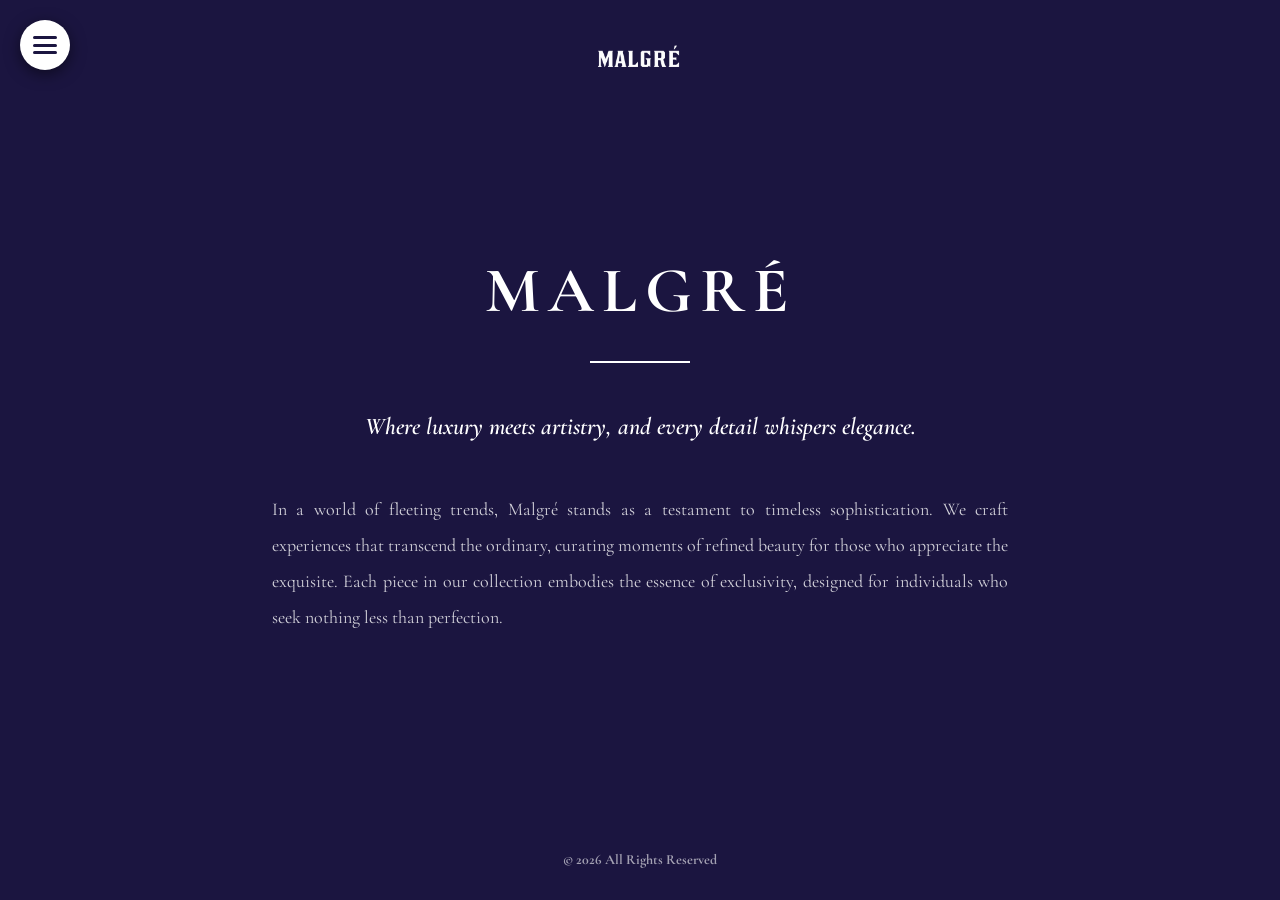
<file: index.html>
<!DOCTYPE html>
<html lang="en">
<head>
    <meta charset="UTF-8">
    <meta name="viewport" content="width=device-width, initial-scale=1.0">
    <title>Malgré</title>
    <link href="https://fonts.googleapis.com/css2?family=Cormorant+Garamond:wght@400;600;700&display=swap" rel="stylesheet">
    <link rel="stylesheet" href="store-colors.css">
    <script src="store-images.js"></script>
    <script src="menu.js"></script>
    <style>
        * {
            margin: 0;
            padding: 0;
            box-sizing: border-box;
        }
        
        body {
            font-family: 'Cormorant Garamond', Georgia, serif;
            font-weight: 700;
            background-color: var(--bg-primary);
            min-height: 100vh;
        }
        
        .page-container {
            min-height: 100vh;
            display: flex;
            flex-direction: column;
            padding-top: 100px; /* Space for logo */
        }
        
        /* Logo at top center */
        .logo-container {
            position: absolute;
            top: 20px;
            left: 50%;
            transform: translateX(-50%);
            z-index: 100;
            cursor: pointer;
        }
        
        .logo-container img {
            height: 80px;
            width: auto;
        }
        
        .product-card {
            cursor: pointer;
            transition: transform 0.3s;
        }
        
        .product-card:hover {
            transform: scale(1.05);
        }
        
        /* Country Selection Popup */
        .country-selection-overlay {
            position: fixed;
            top: 0;
            left: 0;
            width: 100%;
            height: 100%;
            background: var(--popup-overlay);
            z-index: 99999;
            display: none;
            align-items: center;
            justify-content: center;
        }
        
        .country-selection-overlay.show {
            display: flex;
        }
        
        .country-selection-popup {
            background: var(--bg-primary);
            padding: 2rem;
            border-radius: 30px;
            text-align: center;
            max-width: 400px;
            width: 85%;
            box-shadow: 0 20px 60px var(--shadow-extra);
        }
        
        .country-buttons {
            display: flex;
            flex-direction: column;
            gap: 1.25rem;
        }
        
        .country-button {
            padding: 1.25rem 2rem;
            font-size: 1.5rem;
            font-family: 'Cormorant Garamond', Georgia, serif;
            font-weight: 700;
            background: var(--btn-bg);
            color: var(--btn-text);
            border: none;
            border-radius: 20px;
            cursor: pointer;
            transition: all 0.3s ease;
            box-shadow: 0 4px 15px var(--shadow-heavy);
        }
        
        .country-button:hover {
            transform: scale(1.05);
            box-shadow: 0 6px 20px var(--shadow-heavy);
        }
        
        .country-button:active {
            transform: scale(0.98);
        }
        
        /* Hamburger Menu Button */
        .menu-button {
            position: fixed;
            top: 20px;
            left: 20px;
            width: 50px;
            height: 50px;
            background: var(--accent-dark);
            border-radius: 50%;
            display: flex;
            align-items: center;
            justify-content: center;
            cursor: pointer;
            z-index: 1000;
            transition: all 0.3s ease;
            box-shadow: 0 4px 15px var(--shadow-heavy);
        }
        
        .menu-button:hover {
            transform: scale(1.1);
        }
        
        .menu-icon {
            width: 24px;
            height: 18px;
            position: relative;
            display: flex;
            flex-direction: column;
            justify-content: space-between;
        }
        
        .menu-icon span {
            width: 100%;
            height: 3px;
            background: var(--accent-light);
            border-radius: 2px;
            transition: all 0.3s ease;
        }
        
        .menu-button.active .menu-icon span:nth-child(1) {
            transform: rotate(45deg) translateY(7px);
        }
        
        .menu-button.active .menu-icon span:nth-child(2) {
            opacity: 0;
        }
        
        .menu-button.active .menu-icon span:nth-child(3) {
            transform: rotate(-45deg) translateY(-7px);
        }
        
        /* Side Menu - Hidden by default */
        .side-menu {
            position: fixed;
            bottom: -100%; /* Changed to slide from bottom */
            left: 0;
            right: 0;
            width: 100%;
            max-width: 100%;
            height: 85vh; /* 85% of viewport height */
            max-height: none;
            background: var(--menu-bg);
            box-shadow: 0 -5px 25px var(--shadow-heavy); /* Shadow on top */
            z-index: 999;
            transition: bottom 0.4s ease; /* Changed to bottom transition */
            overflow-y: auto;
            padding: 30px;
            border-radius: 30px 30px 0 0; /* Rounded top corners */
        }
        
        .side-menu.active {
            bottom: 0; /* Slide up to visible position */
        }
        
        .menu-overlay {
            position: fixed;
            top: 0;
            left: 0;
            width: 100%;
            height: 100%;
            background: var(--popup-overlay);
            z-index: 998;
            opacity: 0;
            visibility: hidden;
            pointer-events: none;
            transition: all 0.3s ease;
        }
        
        .menu-overlay.active {
            opacity: 1;
            visibility: visible;
            pointer-events: auto;
        }
        
        .menu-section {
            margin-bottom: 40px;
        }
        
        .menu-section-title {
            font-size: 14px;
            color: var(--text-light);
            text-transform: uppercase;
            letter-spacing: 2px;
            margin-bottom: 15px;
            font-weight: 700;
        }
        
        .menu-item {
            padding: 15px 20px;
            background: var(--card-bg);
            border-radius: 12px;
            margin-bottom: 10px;
            cursor: pointer;
            transition: all 0.3s ease;
            display: flex;
            align-items: center;
            font-size: 18px;
            box-shadow: 0 4px 15px rgba(0, 0, 0, 0.4);
            color: var(--text-primary); /* White text color */
        }
        
        .menu-item:hover {
            background: var(--card-hover-bg);
            transform: translateX(-5px);
            box-shadow: 0 8px 20px rgba(0, 0, 0, 0.5);
        }
        
        .menu-item.active {
            background: var(--card-active-bg);
            color: var(--card-active-text);
            box-shadow: 0 8px 20px rgba(0, 0, 0, 0.5);
        }
        
        /* Country Change Popup */
        .popup-overlay {
            display: none;
            position: fixed;
            top: 0;
            left: 0;
            width: 100%;
            height: 100%;
            background: var(--popup-overlay);
            backdrop-filter: blur(10px);
            z-index: 9999;
            align-items: center;
            justify-content: center;
        }
        
        .popup-overlay.show {
            display: flex;
        }
        
        .popup-document {
            width: 350px;
            max-width: 85%;
            height: 400px;
            max-height: 70vh;
            background: var(--popup-bg);
            border: 3px solid var(--popup-border);
            box-shadow: 0 30px 80px var(--shadow-extra);
            position: relative;
            animation: slideIn 0.6s ease;
            backdrop-filter: blur(10px);
        }
        
        .popup-document::before {
            content: '';
            position: absolute;
            top: 15px;
            left: 15px;
            right: 15px;
            bottom: 15px;
            border: 1px solid var(--border-medium);
        }
        
        .popup-logo {
            position: absolute;
            top: 25px;
            right: 25px;
            width: 60px;
            height: 60px;
            animation: logoStamp 0.5s ease 0.5s backwards;
        }
        
        .popup-content {
            position: absolute;
            top: 50%;
            left: 50%;
            transform: translate(-50%, -50%);
            width: 80%;
            text-align: center;
        }
        
        .popup-flag {
            font-size: 60px;
            margin-bottom: 15px;
        }
        
        .popup-divider {
            width: 80px;
            height: 2px;
            background: var(--text-primary);
            margin: 15px auto;
            opacity: 0.4;
        }
        
        .popup-title {
            font-size: 22px;
            font-weight: 700;
            color: var(--popup-text);
            letter-spacing: 2px;
            margin-bottom: 10px;
        }
        
        .popup-text {
            font-size: 16px !important;
            font-weight: 600 !important;
            color: var(--popup-text) !important;
            line-height: 1.6 !important;
        }
        
        .popup-text * {
            color: var(--popup-text) !important;
        }
        
        /* Main content - Welcome Section */
        main {
            flex: 1;
            display: flex;
            align-items: center;
            justify-content: center;
            padding: 4rem 2rem;
            min-height: calc(100vh - 200px);
            background: var(--bg-primary);
        }
        
        /* Welcome section - Centered elegant text */
        .welcome-section {
            width: 100%;
            max-width: 800px;
            margin: 0 auto;
            text-align: center;
        }
        
        .welcome-content {
            padding: 2rem;
        }
        
        /* Brand name */
        .brand-name {
            font-size: 4rem;
            font-weight: 700;
            color: var(--text-primary);
            letter-spacing: 8px;
            margin-bottom: 2rem;
            text-transform: uppercase;
        }
        
        /* Decorative divider */
        .divider {
            width: 100px;
            height: 2px;
            background: var(--text-primary);
            margin: 0 auto 2.5rem;
        }
        
        /* Welcome text */
        .welcome-text {
            font-size: 1.5rem;
            font-weight: 600;
            color: var(--text-primary);
            line-height: 2;
            margin-bottom: 2.5rem;
            font-style: italic;
        }
        
        /* Brand description */
        .brand-description {
            font-size: 1.125rem;
            font-weight: 400;
            color: var(--text-secondary);
            line-height: 2;
            margin-bottom: 2rem;
            text-align: justify;
        }
        
        /* Brand philosophy */
        .brand-philosophy {
            font-size: 1.125rem;
            font-weight: 600;
            color: var(--text-primary);
            line-height: 2;
            margin-top: 2.5rem;
        }
        
        /* Footer */
        footer {
            padding: 2rem;
            text-align: center;
        }
        
        .footer-text {
            color: var(--text-light);
            font-size: 0.875rem;
        }
        
        .products-container {
            max-width: 1000px;
            width: 100%;
            margin: 0 auto;
            display: flex;
            flex-direction: column;
            gap: 2rem;
        }
        
        .product-item {
            display: flex;
            gap: 2rem;
            padding: 2rem;
            background: var(--card-bg);
            border-radius: 20px;
            transition: all 0.3s ease;
            cursor: pointer;
            align-items: center;
        }
        
        .product-item:hover {
            background: var(--card-hover-bg);
            transform: translateY(-5px);
            box-shadow: 0 10px 30px var(--shadow-medium);
        }
        
        .product-image-container {
            flex-shrink: 0;
            width: 200px;
            height: 200px;
            display: flex;
            align-items: center;
            justify-content: center;
            background: transparent;
            border-radius: 15px;
            padding: 1rem;
        }
        
        .product-image-container img {
            max-width: 100%;
            max-height: 100%;
            object-fit: contain;
        }
        
        .product-details {
            flex: 1;
            display: flex;
            flex-direction: column;
            gap: 1rem;
        }
        
        .product-title {
            font-size: 1.75rem;
            font-weight: 700;
            color: var(--text-primary);
        }
        
        .product-description {
            font-size: 1rem;
            color: var(--text-secondary);
            line-height: 1.6;
            font-weight: 400;
        }
        
        .product-footer {
            display: flex;
            justify-content: space-between;
            align-items: center;
            margin-top: 0.5rem;
        }
        
        .product-price {
            font-size: 1.5rem;
            font-weight: 700;
            color: var(--text-primary);
        }
        
        .learn-more-btn {
            padding: 0.75rem 2rem;
            background: var(--btn-bg);
            color: var(--btn-text);
            border: none;
            border-radius: 50px;
            font-size: 1rem;
            font-weight: 700;
            font-family: 'Cormorant Garamond', Georgia, serif;
            cursor: pointer;
            transition: all 0.3s ease;
            box-shadow: 0 4px 15px var(--shadow-medium);
        }
        
        .learn-more-btn:hover {
            transform: scale(1.05);
            box-shadow: 0 6px 20px var(--shadow-heavy);
        }
        
        .learn-more-btn:active {
            transform: scale(0.98);
        }
        
        .product-grid {
            max-width: 20rem;
            margin: 0 auto;
        }
        
        .product-card {
            cursor: pointer;
            transition: transform 0.3s;
        }
        
        .product-card:hover {
            transform: scale(1.05);
        }
        
        .product-card .product-image-container {
            padding: 2rem;
            text-align: center;
            display: flex;
            align-items: center;
            justify-content: center;
            margin-bottom: 1rem;
        }
        
        .product-card .product-image-container img {
            height: 12rem;
            width: auto;
        }
        
        .product-info {
            text-align: center;
            padding-bottom: 1rem;
        }
        
        /* Footer */
        footer {
            padding: 2rem;
            text-align: center;
        }
        
        .footer-text {
            color: var(--text-light);
            font-size: 0.875rem;
        }
        
        /* Cart Summary */
        .cart-summary {
            position: fixed;
            bottom: 0;
            left: 0;
            right: 0;
            padding: 1.5rem;
            background-color: var(--bg-primary);
            box-shadow: 0 -25px 50px -12px var(--shadow-medium);
            z-index: 50;
            display: none;
        }
        
        .cart-summary.show {
            display: block;
        }
        
        .cart-content {
            max-width: 1200px;
            margin: 0 auto;
            display: flex;
            align-items: center;
            justify-content: space-between;
            flex-wrap: wrap;
            gap: 1rem;
        }
        
        .cart-total-label {
            font-size: 0.875rem;
            color: var(--text-primary);
            margin-bottom: 0.25rem;
        }
        
        .cart-total-amount {
            font-size: 1.875rem;
            font-weight: 700;
            color: var(--text-primary);
        }
        
        .checkout-button {
            background-color: var(--btn-bg);
            color: var(--btn-text);
            padding: 1rem 2rem;
            border-radius: 9999px;
            font-weight: 700;
            font-size: 1.125rem;
            border: none;
            cursor: pointer;
            transition: all 0.15s;
            box-shadow: 0 20px 25px -5px var(--shadow-light);
            font-family: 'Cormorant Garamond', Georgia, serif;
        }
        
        .checkout-button:hover {
            background-color: var(--btn-hover);
            transform: scale(1.05);
        }
        
        @keyframes slideIn {
            from { transform: translateY(50px); opacity: 0; }
            to { transform: translateY(0); opacity: 1; }
        }
        
        @keyframes logoStamp {
            from { transform: scale(0) rotate(-90deg); opacity: 0; }
            to { transform: scale(1) rotate(0); opacity: 1; }
        }
        
        /* ===================================
           MOBILE RESPONSIVE STYLES
           =================================== */
        
        @media (max-width: 768px) {
            /* Logo smaller on mobile */
            .logo-container img {
                height: 60px;
            }
            
            /* Menu button smaller */
            .menu-button {
                width: 45px;
                height: 45px;
                top: 15px;
                right: 15px;
            }
            
            /* Side menu full width on mobile */
            .side-menu {
                height: 85vh; /* Taller on mobile */
                max-height: none;
                padding: 20px;
            }
            
            /* Welcome section mobile */
            main {
                padding: 2rem 1.5rem;
            }
            
            .brand-name {
                font-size: 2.5rem;
                letter-spacing: 6px;
            }
            
            .divider {
                width: 80px;
            }
            
            .welcome-text {
                font-size: 1.125rem;
            }
            
            .brand-description,
            .brand-philosophy {
                font-size: 1rem;
                text-align: center;
            }
            
            /* Footer mobile */
            footer {
                padding: 1rem 0;
            }
            
            .footer-text {
                font-size: 0.75rem;
            }
            
            .side-menu.active {
                bottom: 0;
            }
            
            /* Menu items larger touch targets */
            .menu-item {
                padding: 18px 20px;
                font-size: 20px;
            }
            
            .menu-section-title {
                font-size: 16px;
            }
            
            /* Page container more padding */
            .page-container {
                padding-top: 90px;
            }
            
            /* Products container - single column on mobile */
            .products-container {
                gap: 1.5rem;
                padding: 0 1rem;
            }
            
            .product-item {
                flex-direction: column;
                padding: 1.5rem;
                gap: 1.5rem;
            }
            
            .product-image-container {
                width: 100%;
                height: 250px;
            }
            
            .product-title {
                font-size: 1.5rem;
            }
            
            .product-description {
                font-size: 0.95rem;
            }
            
            .product-footer {
                flex-direction: column;
                gap: 1rem;
                align-items: stretch;
            }
            
            .product-price {
                text-align: center;
                font-size: 1.25rem;
            }
            
            .learn-more-btn {
                width: 100%;
            }
            
            /* Product cards larger on mobile */
            .product-card {
                padding: 1.5rem;
            }
            
            .product-card img {
                height: 250px;
            }
            
            .product-name {
                font-size: 1.75rem;
            }
            
            .product-price {
                font-size: 1.5rem;
            }
            
            .product-cta {
                font-size: 1.125rem;
                padding: 0.875rem 1.5rem;
            }
            
            /* Popup adjustments */
            .popup-document {
                width: 90%;
                max-width: 350px;
                padding: 2rem 1.5rem;
            }
            
            .popup-logo {
                width: 120px;
                height: 120px;
            }
            
            .popup-title {
                font-size: 1.75rem;
            }
            
            .popup-flag {
                font-size: 3rem;
            }
            
            .popup-text {
                font-size: 1.125rem;
            }
            
            .popup-close {
                font-size: 1.25rem;
                padding: 0.875rem 2rem;
            }
            
            /* Country selection popup */
            .country-selection-popup {
                width: 90%;
                max-width: 320px;
                padding: 1.5rem;
            }
            
            .country-buttons {
                gap: 1rem;
            }
            
            .country-button {
                font-size: 1.25rem;
                padding: 1rem 1.5rem;
            }
        }
        
        /* Tablet landscape */
        @media (min-width: 769px) and (max-width: 1024px) {
            .products-container {
                grid-template-columns: repeat(2, 1fr) !important;
            }
            
            .logo-container img {
                height: 70px;
            }
            
            .product-card img {
                height: 300px;
            }
        }
        
        /* Small phones */
        @media (max-width: 480px) {
            .logo-container img {
                height: 50px;
            }
            
            .menu-button {
                width: 40px;
                height: 40px;
                top: 10px;
                right: 10px;
            }
            
            /* Welcome section small mobile */
            main {
                padding: 1.5rem 1rem;
            }
            
            .brand-name {
                font-size: 2rem;
                letter-spacing: 4px;
            }
            
            .divider {
                width: 60px;
            }
            
            .welcome-text {
                font-size: 1rem;
            }
            
            .brand-description,
            .brand-philosophy {
                font-size: 0.9375rem;
            }
            
            .product-card {
                padding: 1rem;
            }
            
            .product-card img {
                height: 200px;
            }
            
            .product-name {
                font-size: 1.5rem;
            }
            
            .product-price {
                font-size: 1.25rem;
            }
            
            .popup-document {
                width: 95%;
                padding: 1.5rem 1rem;
            }
            
            .popup-logo {
                width: 100px;
                height: 100px;
            }
            
            .popup-title {
                font-size: 1.5rem;
            }
            
            /* Country selection popup */
            .country-selection-popup {
                width: 95%;
                max-width: 280px;
                padding: 1.25rem;
            }
            
            .country-buttons {
                gap: 0.875rem;
            }
            
            .country-button {
                font-size: 1.125rem;
                padding: 0.875rem 1.25rem;
            }
        }
    </style>
</head>
<body>

    <!-- Menu Button -->
    <div class="menu-button" id="menuButton" onclick="toggleMenu()">
        <div class="menu-icon">
            <span></span>
            <span></span>
            <span></span>
        </div>
    </div>

    <!-- Menu Overlay -->
    <div class="menu-overlay" id="menuOverlay" onclick="toggleMenu()"></div>

    <!-- Side Menu -->
    <div class="side-menu" id="sideMenu">
        <!-- Menu content will be loaded by menu.js -->
    </div>

    <!-- Popup -->
    <div id="popup" class="popup-overlay">
        <div class="popup-document">
            <div class="popup-logo">
                <img src="L2.png" alt="Malgré Logo" data-image="logo-secondary" style="width: 100%; height: 100%; object-fit: contain;">
            </div>
            
            <div class="popup-content">
                <div id="popupFlag" class="popup-flag">🇸🇦</div>
                <div class="popup-divider"></div>
                <div class="popup-title">COUNTRY CHANGED</div>
                <div id="popupText" class="popup-text">From Saudi Arabia to Kuwait</div>
            </div>
        </div>
    </div>

    <!-- Page Container -->
    <div class="page-container">
        <!-- Logo at Top Center -->
        <div class="logo-container">
            <img src="L2.png" alt="Malgré Logo" data-image="logo-main">
        </div>

        <!-- Main Content -->
        <main>
            <div class="welcome-section">
                <div class="welcome-content">
                    <h1 class="brand-name">MALGRÉ</h1>
                    <div class="divider"></div>
                    <p class="welcome-text">
                        Where luxury meets artistry, and every detail whispers elegance.
                    </p>
                    <p class="brand-description">
                        In a world of fleeting trends, Malgré stands as a testament to timeless sophistication. 
                        We craft experiences that transcend the ordinary, curating moments of refined beauty 
                        for those who appreciate the exquisite. Each piece in our collection embodies 
                        the essence of exclusivity, designed for individuals who seek nothing less than perfection.
                    </p>
                </div>
            </div>
        </main>

        <!-- Footer -->
        <footer>
            <p class="footer-text">© 2026 All Rights Reserved</p>
        </footer>
    </div>

    <!-- Cart Summary -->
    <div id="cart-summary" class="cart-summary">
        <div class="cart-content">
            <div>
                <p class="cart-total-label">Total</p>
                <p class="cart-total-amount" id="cart-total">0 SAR</p>
            </div>
            <button class="checkout-button">
                Checkout (<span id="cart-count">0</span> items)
            </button>
        </div>
    </div>

    <script>
        let currentCountry = 'sa'; // Default to Saudi Arabia
        let cart = [];
        
        const content = {
            sa: {
                name: 'Saudi Arabia',
                flag: '🇸🇦',
                currency: 'SAR',
                products: {
                    product1: 350
                },
                phone: '+966 55 206 0478'
            }
        };

        // Update menu active state
        function updateMenuActiveState() {
            document.getElementById('menu-sa').classList.remove('active');
            document.getElementById('menu-kw').classList.remove('active');
            
            if (currentCountry === 'sa') {
                document.getElementById('menu-sa').classList.add('active');
            } else if (currentCountry === 'kw') {
                document.getElementById('menu-kw').classList.add('active');
            }
            // If currentCountry is null, no item will be active
        }
        
        // Update product prices
        function updateProductPrices() {
            if (!currentCountry) return;
            
            const data = content[currentCountry];
            const priceElements = document.querySelectorAll('[data-product]');
            
            priceElements.forEach(element => {
                const productKey = element.getAttribute('data-product');
                if (data.products[productKey]) {
                    element.textContent = `${data.products[productKey]} ${data.currency}`;
                }
            });
        }
        // toggleMenu function is now in menu.js

        // Select country from menu
        function selectCountryFromMenu(country) {
            if (currentCountry === country) {
                toggleMenu();
                return;
            }
            
            const oldCountry = currentCountry;
            currentCountry = country;
            
            // Save to localStorage
            localStorage.setItem('selectedCountry', country);
            
            // Update menu
            updateMenuActiveState();
            
            // Close menu
            toggleMenu();
            
            // Show popup only if there was a previous country
            if (oldCountry !== null) {
                const popup = document.getElementById('popup');
                const popupFlag = document.getElementById('popupFlag');
                const popupText = document.getElementById('popupText');
                
                popupFlag.textContent = content[country].flag;
                popupText.innerHTML = '<span>From ' + content[oldCountry].name + ' to ' + content[country].name + '</span>';
                
                popup.classList.add('show');
            }
            
            // Update prices
            updateProductPrices();
            
            // Update cart if not empty
            if (cart.length > 0) {
                updateCartDisplay();
            }
            
            // Hide popup after 3 seconds
            setTimeout(() => {
                popup.classList.remove('show');
            }, 3000);
        }

        function goToSection(section) {
            console.log('Going to section:', section);
            toggleMenu();
            // Add navigation logic here
        }

        function addToCart() {
            const data = content[currentCountry];
            cart.push({
                name: 'Malgré Signature',
                price: data.price,
                currency: data.currency
            });
            updateCartDisplay();
        }

        function updateCartDisplay() {
            const data = content[currentCountry];
            const total = cart.length * data.price;
            
            document.getElementById('cart-count').textContent = cart.length;
            document.getElementById('cart-total').textContent = `${total.toFixed(2)} ${data.currency}`;
            document.getElementById('cart-summary').classList.add('show');
        }

        // Initialize
        updateMenuActiveState();
        
        // Show country selection popup if no country is selected
        if (!currentCountry) {
            setTimeout(() => {
                document.getElementById('countrySelectionOverlay').classList.add('show');
            }, 300);
        }
        
        // Select country from popup
        function selectCountryFromPopup(country) {
            currentCountry = country;
            localStorage.setItem('selectedCountry', country);
            
            // Hide popup
            document.getElementById('countrySelectionOverlay').classList.remove('show');
            
            // Update menu
            updateMenuActiveState();
            
            // Update prices
            updateProductPrices();
        }
    </script>
</body>
</html>
</file>
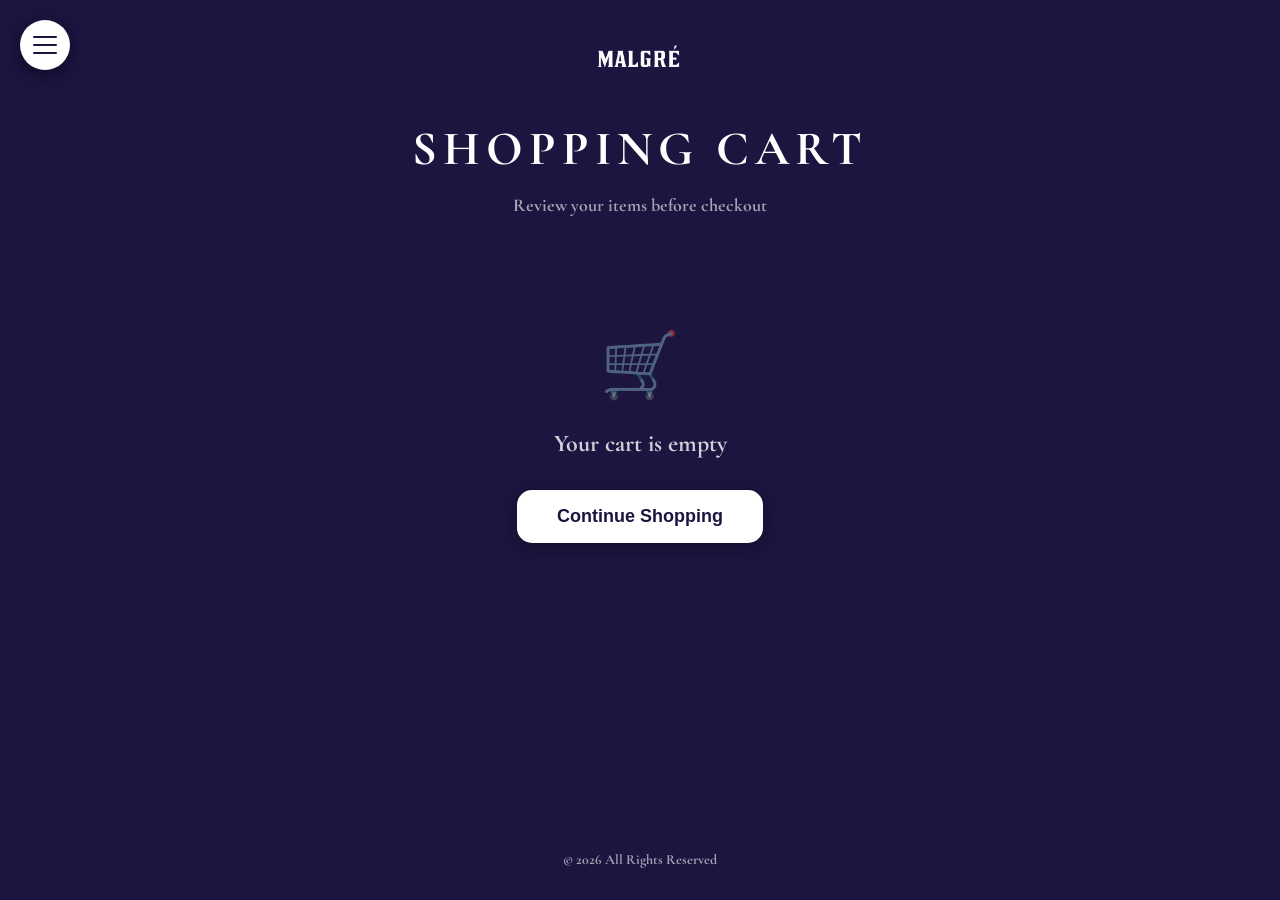
<file: cart.html>
<!DOCTYPE html>
<html lang="en">
<head>
    <meta charset="UTF-8">
    <meta name="viewport" content="width=device-width, initial-scale=1.0">
    <title>Shopping Cart - Malgré</title>
    <link href="https://fonts.googleapis.com/css2?family=Cormorant+Garamond:wght@400;600;700&display=swap" rel="stylesheet">
    <link rel="stylesheet" href="store-colors.css">
    <script src="store-images.js"></script>
    <script src="menu.js"></script>
    <style>
        * {
            margin: 0;
            padding: 0;
            box-sizing: border-box;
        }
        
        body {
            font-family: 'Cormorant Garamond', Georgia, serif;
            font-weight: 700;
            background-color: var(--bg-primary);
            min-height: 100vh;
            display: flex;
            flex-direction: column;
        }
        
        .logo-container {
            position: absolute;
            top: 20px;
            left: 50%;
            transform: translateX(-50%);
            z-index: 100;
            cursor: pointer;
        }
        
        .logo-container img {
            height: 80px;
            width: auto;
        }
        
        .menu-button {
            position: fixed;
            top: 20px;
            left: 20px;
            width: 50px;
            height: 50px;
            background: var(--btn-bg);
            border-radius: 50%;
            display: flex;
            align-items: center;
            justify-content: center;
            cursor: pointer;
            z-index: 1000;
            transition: all 0.3s ease;
            box-shadow: 0 4px 15px var(--shadow-heavy);
        }
        
        .menu-button:hover {
            transform: scale(1.1);
        }
        
        .menu-icon {
            width: 24px;
            height: 18px;
            display: flex;
            flex-direction: column;
            justify-content: space-between;
        }
        
        .menu-icon span {
            width: 100%;
            height: 2px;
            background: var(--btn-text);
            border-radius: 2px;
            transition: all 0.3s ease;
        }
        
        .menu-button.active .menu-icon span:nth-child(1) {
            transform: rotate(45deg) translateY(7px);
        }
        
        .menu-button.active .menu-icon span:nth-child(2) {
            opacity: 0;
        }
        
        .menu-button.active .menu-icon span:nth-child(3) {
            transform: rotate(-45deg) translateY(-7px);
        }
        
        .side-menu {
            position: fixed;
            bottom: -100%;
            left: 0;
            right: 0;
            width: 100%;
            max-width: 100%;
            height: 85vh;
            max-height: none;
            background: var(--menu-bg);
            box-shadow: 0 -5px 25px var(--shadow-heavy);
            z-index: 999;
            transition: bottom 0.4s ease;
            overflow-y: auto;
            padding: 30px;
            border-radius: 30px 30px 0 0;
        }
        
        .side-menu.active {
            bottom: 0;
        }
        
        .menu-overlay {
            position: fixed;
            top: 0;
            left: 0;
            width: 100%;
            height: 100%;
            background: var(--popup-overlay);
            z-index: 998;
            opacity: 0;
            visibility: hidden;
            pointer-events: none;
            transition: all 0.3s ease;
        }
        
        .menu-overlay.active {
            opacity: 1;
            visibility: visible;
            pointer-events: auto;
        }
        
        .menu-section {
            margin-bottom: 40px;
        }
        
        .menu-section-title {
            font-size: 14px;
            color: var(--text-light);
            text-transform: uppercase;
            letter-spacing: 2px;
            margin-bottom: 15px;
            font-weight: 700;
        }
        
        .menu-item {
            padding: 15px 20px;
            background: var(--card-bg);
            border-radius: 12px;
            margin-bottom: 10px;
            cursor: pointer;
            transition: all 0.3s ease;
            display: flex;
            align-items: center;
            font-size: 18px;
            color: var(--text-primary);
            box-shadow: 0 4px 15px rgba(0, 0, 0, 0.4);
        }
        
        .menu-item:hover {
            background: var(--card-hover-bg);
            transform: translateX(-5px);
            box-shadow: 0 8px 20px rgba(0, 0, 0, 0.5);
        }
        
        .menu-item.active {
            background: var(--card-active-bg);
            color: var(--card-active-text);
            box-shadow: 0 8px 20px rgba(0, 0, 0, 0.5);
        }
        
        .page-container {
            flex: 1;
            display: flex;
            flex-direction: column;
            padding: 120px 2rem 2rem;
            max-width: 1200px;
            margin: 0 auto;
            width: 100%;
        }
        
        .cart-title {
            font-size: 3rem;
            font-weight: 700;
            color: var(--text-primary);
            letter-spacing: 6px;
            margin-bottom: 1rem;
            text-transform: uppercase;
            text-align: center;
        }
        
        .cart-subtitle {
            font-size: 1.125rem;
            color: var(--text-light);
            margin-bottom: 3rem;
            text-align: center;
        }
        
        .empty-cart {
            text-align: center;
            padding: 4rem 2rem;
        }
        
        .empty-cart-icon {
            font-size: 4rem;
            margin-bottom: 1.5rem;
            opacity: 0.5;
        }
        
        .empty-cart-text {
            font-size: 1.5rem;
            color: var(--text-secondary);
            margin-bottom: 2rem;
        }
        
        .continue-shopping-btn {
            background: var(--btn-bg);
            color: var(--btn-text);
            padding: 1rem 2.5rem;
            border-radius: 15px;
            font-size: 1.125rem;
            font-weight: 700;
            border: none;
            cursor: pointer;
            transition: all 0.3s ease;
            box-shadow: 0 4px 15px var(--shadow-medium);
        }
        
        .continue-shopping-btn:hover {
            transform: translateY(-2px);
            box-shadow: 0 6px 20px var(--shadow-heavy);
        }
        
        .cart-items {
            display: flex;
            flex-direction: column;
            gap: 1.5rem;
            margin-bottom: 2rem;
        }
        
        .cart-item {
            background: var(--card-bg);
            border-radius: 20px;
            padding: 1.5rem;
            display: flex;
            gap: 1.5rem;
            box-shadow: 0 4px 15px var(--shadow-medium);
            transition: all 0.3s ease;
        }
        
        .cart-item:hover {
            box-shadow: 0 6px 20px var(--shadow-heavy);
        }
        
        .cart-item-image {
            width: 120px;
            height: 120px;
            border-radius: 15px;
            overflow: hidden;
            flex-shrink: 0;
            background: var(--bg-primary);
        }
        
        .cart-item-image img {
            width: 100%;
            height: 100%;
            object-fit: cover;
        }
        
        .cart-item-details {
            flex: 1;
            display: flex;
            flex-direction: column;
            justify-content: space-between;
        }
        
        .cart-item-header {
            display: flex;
            justify-content: space-between;
            align-items: flex-start;
            margin-bottom: 0.5rem;
        }
        
        .cart-item-name {
            font-size: 1.5rem;
            font-weight: 700;
            color: var(--text-primary);
        }
        
        .cart-item-price {
            font-size: 1.5rem;
            font-weight: 700;
            color: var(--text-primary);
        }
        
        .cart-item-color {
            font-size: 1rem;
            color: var(--text-light);
            margin-bottom: 1rem;
        }
        
        .cart-item-footer {
            display: flex;
            justify-content: space-between;
            align-items: center;
        }
        
        .quantity-control {
            display: flex;
            align-items: center;
            gap: 1rem;
            background: var(--bg-primary);
            padding: 0.5rem 1rem;
            border-radius: 10px;
        }
        
        .quantity-btn {
            width: 30px;
            height: 30px;
            background: var(--btn-bg);
            color: var(--btn-text);
            border: none;
            border-radius: 8px;
            cursor: pointer;
            font-size: 1.25rem;
            display: flex;
            align-items: center;
            justify-content: center;
            transition: all 0.3s ease;
        }
        
        .quantity-btn:hover {
            transform: scale(1.1);
        }
        
        .quantity-value {
            font-size: 1.125rem;
            font-weight: 700;
            color: var(--text-primary);
            min-width: 30px;
            text-align: center;
        }
        
        .remove-btn {
            background: transparent;
            color: var(--text-light);
            border: none;
            cursor: pointer;
            font-size: 1rem;
            padding: 0.5rem 1rem;
            transition: all 0.3s ease;
            text-decoration: underline;
        }
        
        .remove-btn:hover {
            color: var(--text-primary);
        }
        
        .cart-summary {
            background: var(--card-bg);
            border-radius: 20px;
            padding: 2rem;
            box-shadow: 0 4px 15px var(--shadow-medium);
        }
        
        .summary-row {
            display: flex;
            justify-content: space-between;
            align-items: center;
            margin-bottom: 1rem;
            font-size: 1.125rem;
            color: var(--text-secondary);
        }
        
        .summary-row.total {
            border-top: 2px solid var(--text-light);
            padding-top: 1rem;
            margin-top: 1rem;
            font-size: 1.5rem;
            font-weight: 700;
            color: var(--text-primary);
        }
        
        .proceed-btn {
            width: 100%;
            background: var(--btn-bg);
            color: var(--btn-text);
            padding: 1.25rem;
            border-radius: 15px;
            font-size: 1.25rem;
            font-weight: 700;
            border: none;
            cursor: pointer;
            margin-top: 1.5rem;
            transition: all 0.3s ease;
            box-shadow: 0 4px 15px var(--shadow-medium);
        }
        
        .proceed-btn:hover {
            transform: translateY(-2px);
            box-shadow: 0 6px 20px var(--shadow-heavy);
        }
        
        /* Footer */
        footer {
            padding: 2rem;
            text-align: center;
        }
        
        .footer-text {
            color: var(--text-light);
            font-size: 0.875rem;
        }
        
        @media (max-width: 768px) {
            .logo-container img {
                height: 60px;
            }
            
            .menu-button {
                width: 45px;
                height: 45px;
                top: 15px;
                left: 15px;
            }
            
            .side-menu {
                height: 85vh;
                max-height: none;
                padding: 20px;
            }
            
            .page-container {
                padding: 100px 1.5rem 2rem;
            }
            
            .cart-title {
                font-size: 2rem;
                letter-spacing: 4px;
            }
            
            .cart-item {
                flex-direction: column;
                padding: 1.25rem;
            }
            
            .cart-item-image {
                width: 100%;
                height: 200px;
            }
            
            .cart-item-footer {
                flex-direction: column;
                gap: 1rem;
                align-items: stretch;
            }
            
            .quantity-control {
                justify-content: center;
            }
        }
    </style>
</head>
<body>
    <div class="logo-container" onclick="window.location.href='index.html'">
        <img src="L2.png" alt="Malgré Logo" data-image="logo-main">
    </div>
    
    <div class="menu-button" id="menuButton" onclick="toggleMenu()">
        <div class="menu-icon">
            <span></span>
            <span></span>
            <span></span>
        </div>
    </div>

    <div class="menu-overlay" id="menuOverlay" onclick="toggleMenu()"></div>

    <div class="side-menu" id="sideMenu">
        <!-- Menu content will be loaded by menu.js -->
    </div>
    
    <div class="page-container">
        <h1 class="cart-title">Shopping Cart</h1>
        <p class="cart-subtitle">Review your items before checkout</p>
        
        <div id="cartContent">
            <!-- Cart items will be loaded here -->
        </div>
    </div>

    <footer>
        <p class="footer-text">© 2026 All Rights Reserved</p>
    </footer>

    <script>
        // Global cart variable
        let currentCart = [];
        
        // Get cart from localStorage
        function getCart() {
            const cart = localStorage.getItem('cart');
            currentCart = cart ? JSON.parse(cart) : [];
            return currentCart;
        }
        
        // Save cart to localStorage
        function saveCart(cart) {
            currentCart = cart;
            localStorage.setItem('cart', JSON.stringify(cart));
            loadCart(); // Reload the cart display
        }
        
        // Calculate total
        function calculateTotal(cart) {
            return cart.reduce((total, item) => total + (item.price * item.quantity), 0);
        }
        
        // Load and display cart
        function loadCart() {
            console.log('Loading cart...');
            const cart = getCart();
            const cartContent = document.getElementById('cartContent');
            
            console.log('Cart items:', cart);
            
            if (cart.length === 0) {
                cartContent.innerHTML = `
                    <div class="empty-cart">
                        <div class="empty-cart-icon">🛒</div>
                        <div class="empty-cart-text">Your cart is empty</div>
                        <button class="continue-shopping-btn" onclick="window.location.href='products.html'">
                            Continue Shopping
                        </button>
                    </div>
                `;
                return;
            }
            
            const subtotal = calculateTotal(cart);
            const shipping = 0;
            const total = subtotal + shipping;
            
            let itemsHTML = '';
            cart.forEach((item, index) => {
                itemsHTML += `
                    <div class="cart-item">
                        <div class="cart-item-image">
                            <img src="${item.image}" alt="${item.name}">
                        </div>
                        <div class="cart-item-details">
                            <div class="cart-item-header">
                                <div class="cart-item-name">${item.name}</div>
                                <div class="cart-item-price">${item.price} SAR</div>
                            </div>
                            <div class="cart-item-color">Color: ${item.color || 'Default'}</div>
                            <div class="cart-item-footer">
                                <div class="quantity-control">
                                    <button class="quantity-btn" onclick="changeQuantity(${index}, -1)">−</button>
                                    <span class="quantity-value">${item.quantity}</span>
                                    <button class="quantity-btn" onclick="changeQuantity(${index}, 1)">+</button>
                                </div>
                                <button class="remove-btn" onclick="removeItem(${index})">Remove</button>
                            </div>
                        </div>
                    </div>
                `;
            });
            
            cartContent.innerHTML = `
                <div class="cart-items">
                    ${itemsHTML}
                </div>
                
                <div class="cart-summary">
                    <div class="summary-row">
                        <span>Subtotal</span>
                        <span>${subtotal} SAR</span>
                    </div>
                    <div class="summary-row">
                        <span>Shipping</span>
                        <span>Free</span>
                    </div>
                    <div class="summary-row total">
                        <span>Total</span>
                        <span>${total} SAR</span>
                    </div>
                    <button class="proceed-btn" onclick="goToCheckout()">
                        Proceed to Payment
                    </button>
                </div>
            `;
        }
        
        // Change quantity by index
        function changeQuantity(index, change) {
            console.log('changeQuantity called:', index, change);
            const cart = getCart();
            
            if (cart[index]) {
                cart[index].quantity += change;
                
                if (cart[index].quantity <= 0) {
                    cart.splice(index, 1); // Remove item if quantity is 0
                }
                
                saveCart(cart);
            }
        }
        
        // Remove item by index
        function removeItem(index) {
            console.log('removeItem called:', index);
            const cart = getCart();
            cart.splice(index, 1);
            saveCart(cart);
        }
        
        // Go to checkout
        function goToCheckout() {
            console.log('goToCheckout called');
            const cart = getCart();
            if (cart.length === 0) {
                alert('Your cart is empty!');
                return;
            }
            window.location.href = 'checkout.html';
        }
        
        // Initialize cart on page load
        window.addEventListener('DOMContentLoaded', function() {
            console.log('Page loaded, loading cart...');
            loadCart();
        });
    </script>
</body>
</html>
</file>
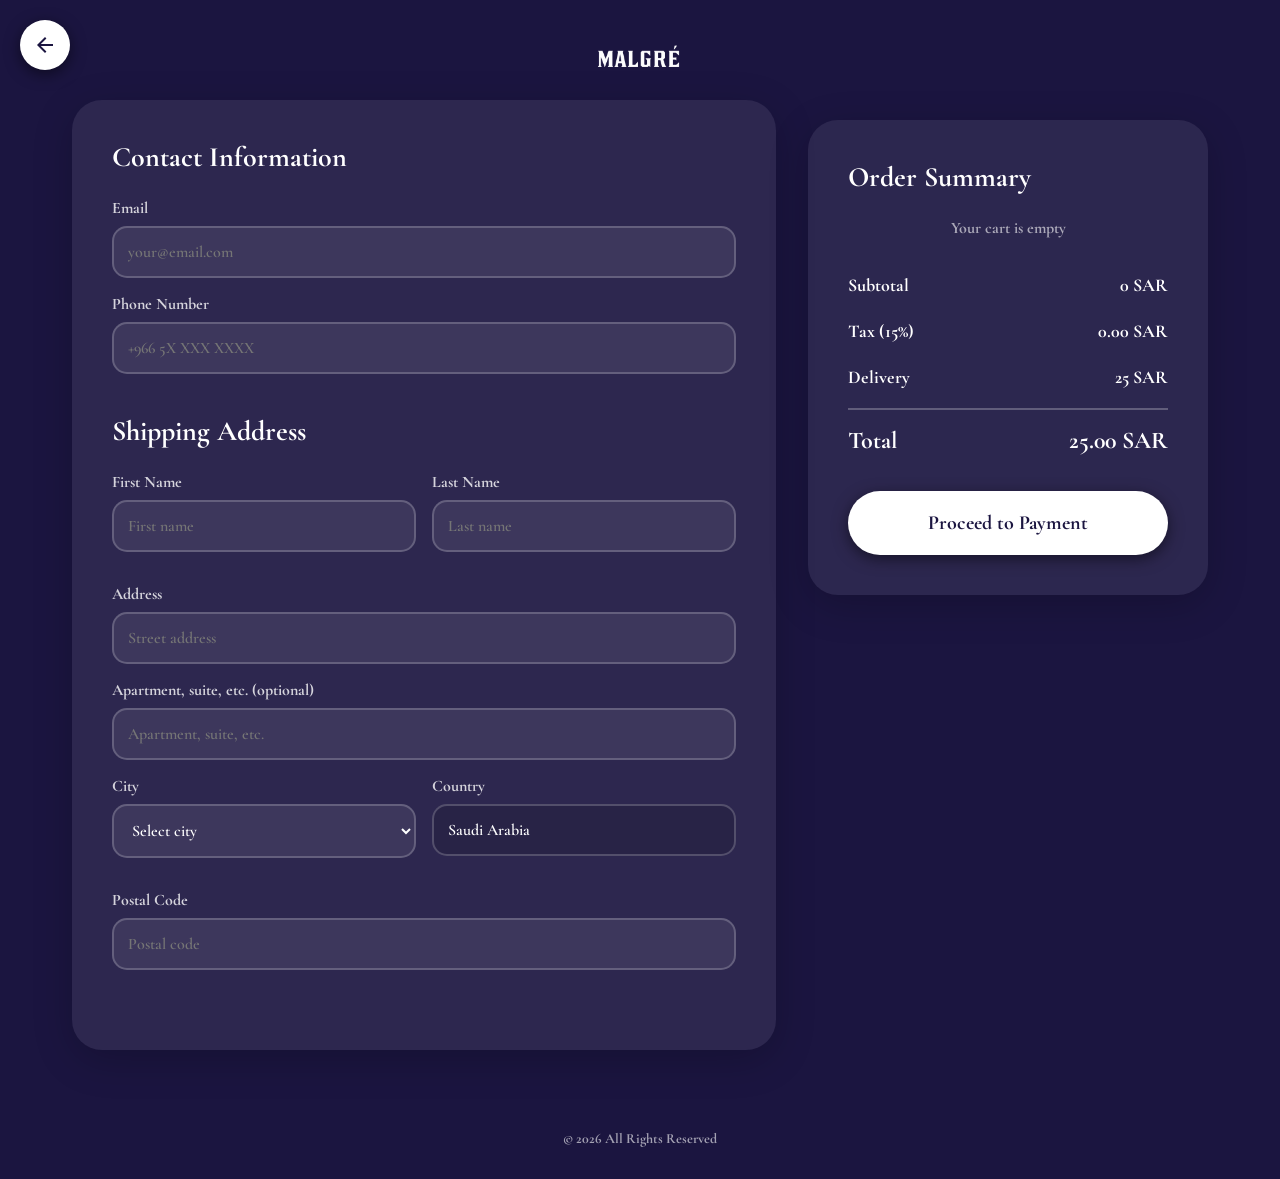
<file: checkout.html>
<!DOCTYPE html>
<html lang="en">
<head>
    <meta charset="UTF-8">
    <meta name="viewport" content="width=device-width, initial-scale=1.0">
    <title>Checkout - Malgré</title>
    <link href="https://fonts.googleapis.com/css2?family=Cormorant+Garamond:wght@400;600;700&display=swap" rel="stylesheet">
    <link rel="stylesheet" href="store-colors.css">
    <script src="store-images.js"></script>
    <style>
        * {
            margin: 0;
            padding: 0;
            box-sizing: border-box;
        }
        
        body {
            font-family: 'Cormorant Garamond', Georgia, serif;
            font-weight: 700;
            background-color: var(--bg-primary);
            min-height: 100vh;
        }
        
        .page-container {
            min-height: 100vh;
            padding-top: 100px;
            padding-bottom: 3rem;
        }
        
        .logo-container {
            position: absolute;
            top: 20px;
            left: 50%;
            transform: translateX(-50%);
            z-index: 100;
            cursor: pointer;
        }
        
        .logo-container img {
            height: 80px;
            width: auto;
        }
        
        .back-button {
            position: fixed;
            top: 20px;
            left: 20px;
            width: 50px;
            height: 50px;
            background: var(--btn-bg);
            border-radius: 50%;
            display: flex;
            align-items: center;
            justify-content: center;
            cursor: pointer;
            z-index: 1000;
            transition: all 0.3s ease;
            box-shadow: 0 4px 15px var(--shadow-heavy);
        }
        
        .back-button:hover {
            transform: scale(1.1);
        }
        
        .back-button svg {
            width: 24px;
            height: 24px;
            fill: var(--btn-text);
        }
        
        .checkout-content {
            max-width: 1200px;
            margin: 0 auto;
            padding: 0 2rem;
            display: grid;
            grid-template-columns: 1fr 400px;
            gap: 2rem;
        }
        
        @media (max-width: 968px) {
            .checkout-content {
                grid-template-columns: 1fr;
            }
        }
        
        .checkout-form {
            background: var(--card-bg);
            border-radius: 30px;
            padding: 2.5rem;
            box-shadow: 0 10px 40px var(--shadow-light);
        }
        
        .form-section {
            margin-bottom: 2.5rem;
        }
        
        .section-title {
            font-size: 1.75rem;
            margin-bottom: 1.5rem;
            color: var(--text-primary);
        }
        
        .form-row {
            display: grid;
            grid-template-columns: 1fr 1fr;
            gap: 1rem;
            margin-bottom: 1rem;
        }
        
        @media (max-width: 768px) {
            .form-row {
                grid-template-columns: 1fr;
            }
        }
        
        .form-group {
            margin-bottom: 1rem;
        }
        
        .form-label {
            display: block;
            font-size: 1rem;
            margin-bottom: 0.5rem;
            color: var(--text-secondary);
        }
        
        .form-input,
        .form-select {
            width: 100%;
            padding: 0.875rem;
            font-size: 1rem;
            font-family: 'Cormorant Garamond', Georgia, serif;
            font-weight: 600;
            background: var(--input-bg);
            border: 2px solid var(--input-border);
            border-radius: 15px;
            transition: all 0.3s ease;
            color: var(--input-text);
        }
        
        .form-input:focus,
        .form-select:focus {
            outline: none;
            border-color: var(--input-focus-border);
            background: var(--input-focus-bg);
        }
        
        .form-select {
            cursor: pointer;
        }
        
        /* Make select dropdown options transparent */
        .form-select option {
            background: transparent;
            color: var(--text-primary);
        }
        
        /* Firefox specific */
        .form-select option {
            background-color: var(--bg-primary);
        }
        
        .order-summary {
            background: var(--card-bg);
            border-radius: 30px;
            padding: 2.5rem;
            box-shadow: 0 10px 40px var(--shadow-light);
            height: fit-content;
            position: sticky;
            top: 120px;
        }
        
        .summary-title {
            font-size: 1.75rem;
            margin-bottom: 1.5rem;
            color: var(--text-primary);
        }
        
        .cart-items {
            margin-bottom: 1.5rem;
        }
        
        .cart-item {
            display: flex;
            gap: 1rem;
            padding: 1rem 0;
            border-bottom: 1px solid var(--border-light);
        }
        
        .item-image {
            width: 60px;
            height: 60px;
            border-radius: 10px;
            object-fit: cover;
            background: var(--input-bg);
        }
        
        .item-details {
            flex: 1;
        }
        
        .item-name {
            font-size: 1.125rem;
            margin-bottom: 0.25rem;
            color: var(--text-primary);
        }
        
        .item-quantity {
            font-size: 0.875rem;
            color: var(--text-secondary);
        }
        
        .item-price {
            font-size: 1.125rem;
            text-align: right;
            color: var(--text-primary);
        }
        
        .summary-totals {
            margin-top: 1.5rem;
        }
        
        .total-row {
            display: flex;
            justify-content: space-between;
            padding: 0.75rem 0;
            font-size: 1.125rem;
            color: var(--text-primary);
        }
        
        .total-row.grand-total {
            border-top: 2px solid var(--border-medium);
            margin-top: 0.5rem;
            padding-top: 1rem;
            font-size: 1.5rem;
            color: var(--text-primary);
        }
        
        .place-order-btn {
            width: 100%;
            padding: 1.25rem;
            font-size: 1.25rem;
            font-family: 'Cormorant Garamond', Georgia, serif;
            font-weight: 700;
            background: var(--btn-bg);
            color: var(--btn-text);
            border: none;
            border-radius: 50px;
            cursor: pointer;
            transition: all 0.3s ease;
            box-shadow: 0 4px 15px var(--shadow-heavy);
            margin-top: 1.5rem;
        }
        
        .place-order-btn:hover {
            transform: scale(1.02);
            box-shadow: 0 6px 20px var(--shadow-heavy);
        }
        
        .place-order-btn:active {
            transform: scale(0.98);
        }
        
        .success-modal {
            position: fixed;
            top: 0;
            left: 0;
            width: 100%;
            height: 100%;
            background: var(--popup-overlay);
            display: none;
            align-items: center;
            justify-content: center;
            z-index: 2000;
        }
        
        .success-modal.show {
            display: flex;
        }
        
        .success-content {
            background: var(--bg-primary);
            padding: 3rem;
            border-radius: 30px;
            text-align: center;
            max-width: 500px;
            box-shadow: 0 10px 50px var(--shadow-heavy);
        }
        
        .success-icon {
            font-size: 4rem;
            margin-bottom: 1rem;
        }
        
        .success-title {
            font-size: 2rem;
            margin-bottom: 1rem;
        }
        
        .success-message {
            font-size: 1.125rem;
            color: var(--text-secondary);
            margin-bottom: 2rem;
            font-weight: 400;
        }
        
        .success-btn {
            padding: 1rem 2rem;
            font-size: 1.125rem;
            font-family: 'Cormorant Garamond', Georgia, serif;
            font-weight: 700;
            background: var(--btn-bg);
            color: var(--btn-text);
            border: none;
            border-radius: 50px;
            cursor: pointer;
            transition: all 0.3s ease;
        }
        
        .success-btn:hover {
            transform: scale(1.05);
        }
        
        @media (max-width: 768px) {
            .checkout-form,
            .order-summary {
                padding: 1.5rem;
            }
            
            .section-title,
            .summary-title {
                font-size: 1.5rem;
            }
        }
        
        /* Footer */
        footer {
            padding: 2rem;
            text-align: center;
        }
        
        .footer-text {
            color: var(--text-light);
            font-size: 0.875rem;
        }
    </style>
</head>
<body>
    <div class="logo-container" onclick="window.location.href='index.html'">
        <img src="L2.png" alt="Malgré" data-image="logo-main">
    </div>
    
    <div class="back-button" onclick="window.location.href='products.html'">
        <svg viewBox="0 0 24 24">
            <path d="M20 11H7.83l5.59-5.59L12 4l-8 8 8 8 1.41-1.41L7.83 13H20v-2z"/>
        </svg>
    </div>
    
    <div class="page-container">
        <div class="checkout-content">
            <div class="checkout-form">
                <form id="checkoutForm">
                    <div class="form-section">
                        <h2 class="section-title">Contact Information</h2>
                        <div class="form-group">
                            <label class="form-label" for="email">Email</label>
                            <input type="email" id="email" class="form-input" placeholder="your@email.com" required>
                        </div>
                        <div class="form-group">
                            <label class="form-label" for="phone">Phone Number</label>
                            <input type="tel" id="phone" class="form-input" placeholder="+966 5X XXX XXXX" required>
                        </div>
                    </div>
                    
                    <div class="form-section">
                        <h2 class="section-title">Shipping Address</h2>
                        <div class="form-row">
                            <div class="form-group">
                                <label class="form-label" for="firstName">First Name</label>
                                <input type="text" id="firstName" class="form-input" placeholder="First name" required>
                            </div>
                            <div class="form-group">
                                <label class="form-label" for="lastName">Last Name</label>
                                <input type="text" id="lastName" class="form-input" placeholder="Last name" required>
                            </div>
                        </div>
                        
                        <div class="form-group">
                            <label class="form-label" for="address">Address</label>
                            <input type="text" id="address" class="form-input" placeholder="Street address" required>
                        </div>
                        
                        <div class="form-group">
                            <label class="form-label" for="apartment">Apartment, suite, etc. (optional)</label>
                            <input type="text" id="apartment" class="form-input" placeholder="Apartment, suite, etc.">
                        </div>
                        
                        <div class="form-row">
                            <div class="form-group">
                                <label class="form-label" for="city">City</label>
                                <select id="city" class="form-select" required>
                                    <option value="">Select city</option>
                                </select>
                            </div>
                            <div class="form-group">
                                <label class="form-label" for="country">Country</label>
                                <input type="text" id="country" class="form-input" readonly style="background: rgba(0,0,0,0.1); cursor: not-allowed;">
                            </div>
                        </div>
                        
                        <div class="form-group">
                            <label class="form-label" for="postalCode">Postal Code</label>
                            <input type="text" id="postalCode" class="form-input" placeholder="Postal code" required>
                        </div>
                    </div>
                </form>
            </div>
            
            <div class="order-summary">
                <h2 class="summary-title">Order Summary</h2>
                
                <div class="cart-items" id="cartItems">
                </div>
                
                <div class="summary-totals">
                    <div class="total-row">
                        <span>Subtotal</span>
                        <span id="subtotalAmount">0 SAR</span>
                    </div>
                    <div class="total-row">
                        <span>Tax (15%)</span>
                        <span id="taxAmount">0 SAR</span>
                    </div>
                    <div class="total-row">
                        <span>Delivery</span>
                        <span id="deliveryAmount">25 SAR</span>
                    </div>
                    <div class="total-row grand-total">
                        <span>Total</span>
                        <span id="totalAmount">0 SAR</span>
                    </div>
                </div>
                
                <button class="place-order-btn" onclick="proceedToPayment()">Proceed to Payment</button>
            </div>
        </div>
    </div>
    
    <div class="success-modal" id="successModal">
        <div class="success-content">
            <div class="success-icon">✓</div>
            <h2 class="success-title">Order Placed Successfully!</h2>
            <p class="success-message">Thank you for your order. We'll send you a confirmation email shortly.</p>
            <button class="success-btn" onclick="window.location.href='index.html'">Continue Shopping</button>
        </div>
    </div>

    <script>
        let cart = JSON.parse(localStorage.getItem('cart')) || [];
        const selectedCountryCode = localStorage.getItem('selectedCountry') || 'sa';
        
        const countryNames = {
            'sa': 'Saudi Arabia',
            'kw': 'Kuwait'
        };
        
        const selectedCountry = countryNames[selectedCountryCode] || 'Saudi Arabia';
        
        const cities = {
            'Saudi Arabia': [
                'Riyadh', 'Al Kharj', 'Al Majma\'ah', 'Al Zulfi', 'Ad Diriyah', 'Dawadmi', 'Shaqra', 'Afif',
                'Wadi Al-Dawasir', 'Al Quwayiyah', 'Hotat Bani Tamim', 'Al Hariq', 'Al Muzahmiyya', 'Mrat',
                'Thadiq', 'Rumah', 'Dharma', 'Mecca', 'Jeddah', 'Taif', 'Rabigh', 'Khulais', 'Ranyah',
                'Turubah', 'Al Jumum', 'Al Kamil', 'Khurma', 'Adham', 'Al Muwayh', 'Maysan', 'Al Lith',
                'Al Qunfudhah', 'Medina', 'Yanbu', 'Badr', 'Al Ula', 'Mahd adh Dhahab', 'Khaybar',
                'Al Hanakiyah', 'Dammam', 'Al Khobar', 'Dhahran', 'Al Jubail', 'Al Ahsa (Hofuf)',
                'Qatif', 'Ras Tanura', 'Al Mubarraz', 'Al Khafji', 'Abqaiq', 'Safwa', 'Saihat',
                'Al Nairiyah', 'Rahima', 'Udhailiyah', 'Buraidah', 'Unaizah', 'Ar Rass', 'Al Mithnab',
                'Al Bukairiyah', 'Al Badaya', 'Riyadh Al Khabra', 'Al Asyah', 'Al Shammasiya',
                'Uglat Asugour', 'Abha', 'Khamis Mushait', 'Bisha', 'Al Namas', 'Sarat Abidah',
                'Ahad Rafidah', 'Balqarn', 'Rijal Almaa', 'Muhayil', 'Bariq', 'Dhahran Al Janub',
                'Al Majardah', 'Tarib', 'Tabuk', 'Al Wajh', 'Duba', 'Tayma', 'Umluj', 'Haql',
                'Al Bad', 'Timaa', 'Hail', 'Baqaa', 'Al Ghazalah', 'Shamli', 'Al Shinaan', 'Mauqaq',
                'Al Sulaimi', 'Arar', 'Rafha', 'Turaif', 'Al Uwayqilah', 'Jizan', 'Sabya', 'Abu Arish',
                'Samtah', 'Al Darb', 'Baish', 'Al Aridah', 'Farasan', 'Al Raith', 'Damad', 'Al Ardha',
                'Harub', 'Najran', 'Sharourah', 'Habuna', 'Badr Al Janoub', 'Yadamah', 'Khubash',
                'Thar', 'Al Bahah', 'Baljurashi', 'Al Mandaq', 'Al Mikhwah', 'Al Aqiq', 'Al Qura',
                'Qilwah', 'Sabt Al Alaya', 'Sakakah', 'Dumat Al Jandal', 'Qurayyat', 'Tabarjal',
                'Suwayr', 'Al Hazm'
            ],
            'Kuwait': [
                'Al Asimah (Kuwait City)',
                'Hawalli',
                'Al Farwaniyah',
                'Mubarak Al-Kabeer',
                'Al Ahmadi',
                'Al Jahra'
            ]
        };
        
        function initializeCountryAndCities() {
            document.getElementById('country').value = selectedCountry;
            const citySelect = document.getElementById('city');
            const countryCities = cities[selectedCountry] || [];
            
            citySelect.innerHTML = '<option value="">Select city</option>';
            countryCities.forEach(city => {
                const option = document.createElement('option');
                option.value = city;
                option.textContent = city;
                citySelect.appendChild(option);
            });
        }
        
        function displayCartItems() {
            const cartItemsContainer = document.getElementById('cartItems');
            
            if (cart.length === 0) {
                cartItemsContainer.innerHTML = '<p style="text-align: center; color: var(--text-light);">Your cart is empty</p>';
                return;
            }
            
            cartItemsContainer.innerHTML = '';
            cart.forEach(item => {
                const cartItemHTML = `
                    <div class="cart-item">
                        <img src="${item.image}" alt="${item.name}" class="item-image">
                        <div class="item-details">
                            <div class="item-name">${item.name}</div>
                            <div class="item-quantity">Qty: ${item.quantity}</div>
                        </div>
                        <div class="item-price">${(item.price * item.quantity).toLocaleString()} SAR</div>
                    </div>
                `;
                cartItemsContainer.innerHTML += cartItemHTML;
            });
        }
        
        function calculateTotals() {
            const subtotal = cart.reduce((sum, item) => sum + (item.price * item.quantity), 0);
            const tax = subtotal * 0.15;
            const delivery = 25;
            const total = subtotal + tax + delivery;
            
            document.getElementById('subtotalAmount').textContent = subtotal.toLocaleString() + ' SAR';
            document.getElementById('taxAmount').textContent = tax.toFixed(2) + ' SAR';
            document.getElementById('deliveryAmount').textContent = delivery + ' SAR';
            document.getElementById('totalAmount').textContent = total.toFixed(2) + ' SAR';
        }
        
        function proceedToPayment() {
            const form = document.getElementById('checkoutForm');
            
            if (!form.checkValidity()) {
                form.reportValidity();
                return;
            }
            
            const orderData = {
                contact: {
                    email: document.getElementById('email').value,
                    phone: document.getElementById('phone').value
                },
                shipping: {
                    firstName: document.getElementById('firstName').value,
                    lastName: document.getElementById('lastName').value,
                    address: document.getElementById('address').value,
                    apartment: document.getElementById('apartment').value,
                    city: document.getElementById('city').value,
                    country: document.getElementById('country').value,
                    postalCode: document.getElementById('postalCode').value
                },
                items: cart,
                timestamp: new Date().toISOString()
            };
            
            localStorage.setItem('pendingOrder', JSON.stringify(orderData));
            
            const subtotal = cart.reduce((sum, item) => sum + (item.price * item.quantity), 0);
            const tax = subtotal * 0.15;
            const delivery = 25;
            const total = subtotal + tax + delivery;
            
            localStorage.setItem('orderTotal', total.toFixed(2));
            
            window.location.href = 'payment.html';
        }
        
        initializeCountryAndCities();
        displayCartItems();
        calculateTotals();
        
        if (cart.length === 0) {
            setTimeout(() => {
            }, 2000);
        }
    </script>
    
    <!-- Footer -->
    <footer>
        <p class="footer-text">© 2026 All Rights Reserved</p>
    </footer>
</body>
</html>
</file>
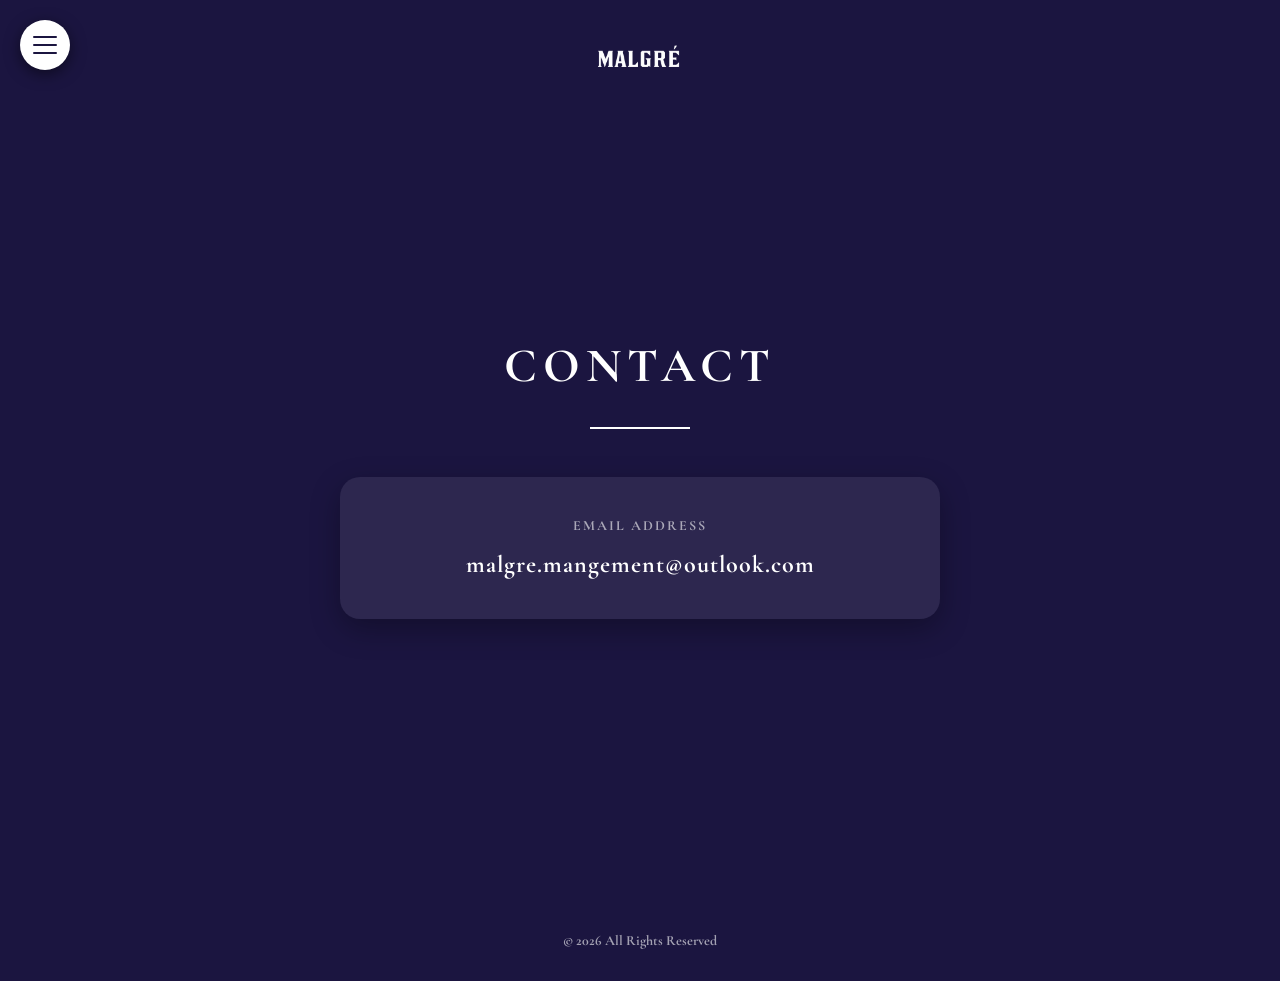
<file: contact.html>
<!DOCTYPE html>
<html lang="en">
<head>
    <meta charset="UTF-8">
    <meta name="viewport" content="width=device-width, initial-scale=1.0">
    <title>Contact - Malgré</title>
    <link href="https://fonts.googleapis.com/css2?family=Cormorant+Garamond:wght@400;600;700&display=swap" rel="stylesheet">
    <link rel="stylesheet" href="store-colors.css">
    <script src="store-images.js"></script>
    <script src="menu.js"></script>
    <style>
        * {
            margin: 0;
            padding: 0;
            box-sizing: border-box;
        }
        
        body {
            font-family: 'Cormorant Garamond', Georgia, serif;
            font-weight: 700;
            background-color: var(--bg-primary);
            min-height: 100vh;
            display: flex;
            flex-direction: column;
        }
        
        /* Logo at top center */
        .logo-container {
            position: absolute;
            top: 20px;
            left: 50%;
            transform: translateX(-50%);
            z-index: 100;
            cursor: pointer;
        }
        
        .logo-container img {
            height: 80px;
            width: auto;
        }
        
        /* Menu Button */
        .menu-button {
            position: fixed;
            top: 20px;
            left: 20px;
            width: 50px;
            height: 50px;
            background: var(--btn-bg);
            border-radius: 50%;
            display: flex;
            align-items: center;
            justify-content: center;
            cursor: pointer;
            z-index: 1000;
            transition: all 0.3s ease;
            box-shadow: 0 4px 15px var(--shadow-heavy);
        }
        
        .menu-button:hover {
            transform: scale(1.1);
        }
        
        .menu-icon {
            width: 24px;
            height: 18px;
            display: flex;
            flex-direction: column;
            justify-content: space-between;
        }
        
        .menu-icon span {
            width: 100%;
            height: 2px;
            background: var(--btn-text);
            border-radius: 2px;
            transition: all 0.3s ease;
        }
        
        .menu-button.active .menu-icon span:nth-child(1) {
            transform: rotate(45deg) translateY(7px);
        }
        
        .menu-button.active .menu-icon span:nth-child(2) {
            opacity: 0;
        }
        
        .menu-button.active .menu-icon span:nth-child(3) {
            transform: rotate(-45deg) translateY(-7px);
        }
        
        /* Side Menu */
        .side-menu {
            position: fixed;
            bottom: -100%;
            left: 0;
            right: 0;
            width: 100%;
            max-width: 100%;
            height: 80vh;
            max-height: 600px;
            background: var(--menu-bg);
            box-shadow: 0 -5px 25px var(--shadow-heavy);
            z-index: 999;
            transition: bottom 0.4s ease;
            overflow-y: auto;
            padding: 30px;
            border-radius: 30px 30px 0 0;
        }
        
        .side-menu.active {
            bottom: 0;
        }
        
        .menu-overlay {
            position: fixed;
            top: 0;
            left: 0;
            width: 100%;
            height: 100%;
            background: var(--popup-overlay);
            z-index: 998;
            opacity: 0;
            visibility: hidden;
            pointer-events: none;
            transition: all 0.3s ease;
        }
        
        .menu-overlay.active {
            opacity: 1;
            visibility: visible;
            pointer-events: all;
        }
        
        .menu-section {
            margin-bottom: 40px;
        }
        
        .menu-section-title {
            font-size: 14px;
            color: var(--text-light);
            text-transform: uppercase;
            letter-spacing: 2px;
            margin-bottom: 15px;
            font-weight: 700;
        }
        
        .menu-item {
            padding: 15px 20px;
            background: var(--card-bg);
            border-radius: 12px;
            margin-bottom: 10px;
            cursor: pointer;
            transition: all 0.3s ease;
            display: flex;
            align-items: center;
            font-size: 18px;
            color: var(--text-primary);
            box-shadow: 0 4px 15px rgba(0, 0, 0, 0.4);
        }
        
        .menu-item:hover {
            background: var(--card-hover-bg);
            transform: translateX(-5px);
            box-shadow: 0 8px 20px rgba(0, 0, 0, 0.5);
        }
        
        .menu-item.active {
            background: var(--card-active-bg);
            color: var(--card-active-text);
            box-shadow: 0 8px 20px rgba(0, 0, 0, 0.5);
        }
        
        /* Main content */
        main {
            flex: 1;
            display: flex;
            align-items: center;
            justify-content: center;
            padding: 120px 2rem 2rem;
            min-height: 100vh;
        }
        
        .contact-container {
            width: 100%;
            max-width: 600px;
            text-align: center;
        }
        
        .contact-title {
            font-size: 3rem;
            font-weight: 700;
            color: var(--text-primary);
            letter-spacing: 6px;
            margin-bottom: 2rem;
            text-transform: uppercase;
        }
        
        .divider {
            width: 100px;
            height: 2px;
            background: var(--text-primary);
            margin: 0 auto 3rem;
        }
        
        .contact-subtitle {
            font-size: 1.25rem;
            color: var(--text-secondary);
            margin-bottom: 2.5rem;
            line-height: 1.8;
        }
        
        .email-box {
            background: var(--card-bg);
            padding: 2.5rem;
            border-radius: 20px;
            box-shadow: 0 10px 30px var(--shadow-medium);
            margin-bottom: 2rem;
        }
        
        .email-label {
            font-size: 0.875rem;
            color: var(--text-light);
            letter-spacing: 2px;
            text-transform: uppercase;
            margin-bottom: 1rem;
        }
        
        .email-address {
            font-size: 1.5rem;
            color: var(--text-primary);
            font-weight: 700;
            letter-spacing: 1px;
            word-break: break-all;
        }
        
        .email-address a {
            color: var(--text-primary);
            text-decoration: none;
            transition: all 0.3s ease;
        }
        
        .email-address a:hover {
            opacity: 0.7;
        }
        
        /* Footer */
        footer {
            padding: 2rem;
            text-align: center;
        }
        
        .footer-text {
            color: var(--text-light);
            font-size: 0.875rem;
        }
        
        /* Mobile Responsive */
        @media (max-width: 768px) {
            .logo-container img {
                height: 60px;
            }
            
            .menu-button {
                width: 45px;
                height: 45px;
                top: 15px;
                left: 15px;
            }
            
            /* Side menu full width on mobile */
            .side-menu {
                height: 85vh;
                max-height: none;
                padding: 20px;
            }
            
            main {
                padding: 100px 1.5rem 2rem;
            }
            
            .contact-title {
                font-size: 2rem;
                letter-spacing: 4px;
            }
            
            .divider {
                width: 80px;
            }
            
            .contact-subtitle {
                font-size: 1.125rem;
            }
            
            .email-box {
                padding: 2rem 1.5rem;
            }
            
            .email-address {
                font-size: 1.25rem;
            }
        }
        
        @media (max-width: 480px) {
            .logo-container img {
                height: 50px;
            }
            
            .menu-button {
                width: 40px;
                height: 40px;
                top: 10px;
                left: 10px;
            }
            
            /* Side menu full width on mobile */
            .side-menu {
                height: 85vh;
                max-height: none;
                padding: 20px;
            }
            
            .contact-title {
                font-size: 1.75rem;
                letter-spacing: 3px;
            }
            
            .divider {
                width: 60px;
            }
            
            .contact-subtitle {
                font-size: 1rem;
            }
            
            .email-box {
                padding: 1.5rem 1rem;
            }
            
            .email-address {
                font-size: 1.125rem;
            }
        }
    </style>
</head>
<body>
    <!-- Logo -->
    <div class="logo-container" onclick="window.location.href='index.html'">
        <img src="L2.png" alt="Malgré Logo" data-image="logo-main">
    </div>

    <!-- Menu Button -->
    <div class="menu-button" id="menuButton" onclick="toggleMenu()">
        <div class="menu-icon">
            <span></span>
            <span></span>
            <span></span>
        </div>
    </div>

    <!-- Menu Overlay -->
    <div class="menu-overlay" id="menuOverlay" onclick="toggleMenu()"></div>

    <!-- Side Menu -->
    <div class="side-menu" id="sideMenu">
        <!-- Menu content will be loaded by menu.js -->
    </div>

    <!-- Main Content -->
    <main>
        <div class="contact-container">
            <h1 class="contact-title">Contact</h1>
            <div class="divider"></div>
            
            <div class="email-box">
                <div class="email-label">Email Address</div>
                <div class="email-address">
                    <a href="mailto:malgre.mangement@outlook.com">malgre.mangement@outlook.com</a>
                </div>
            </div>
        </div>
    </main>

    <!-- Footer -->
    <footer>
        <p class="footer-text">© 2026 All Rights Reserved</p>
    </footer>

    <script>
        // toggleMenu function is now in menu.js
    </script>
</body>
</html>
</file>
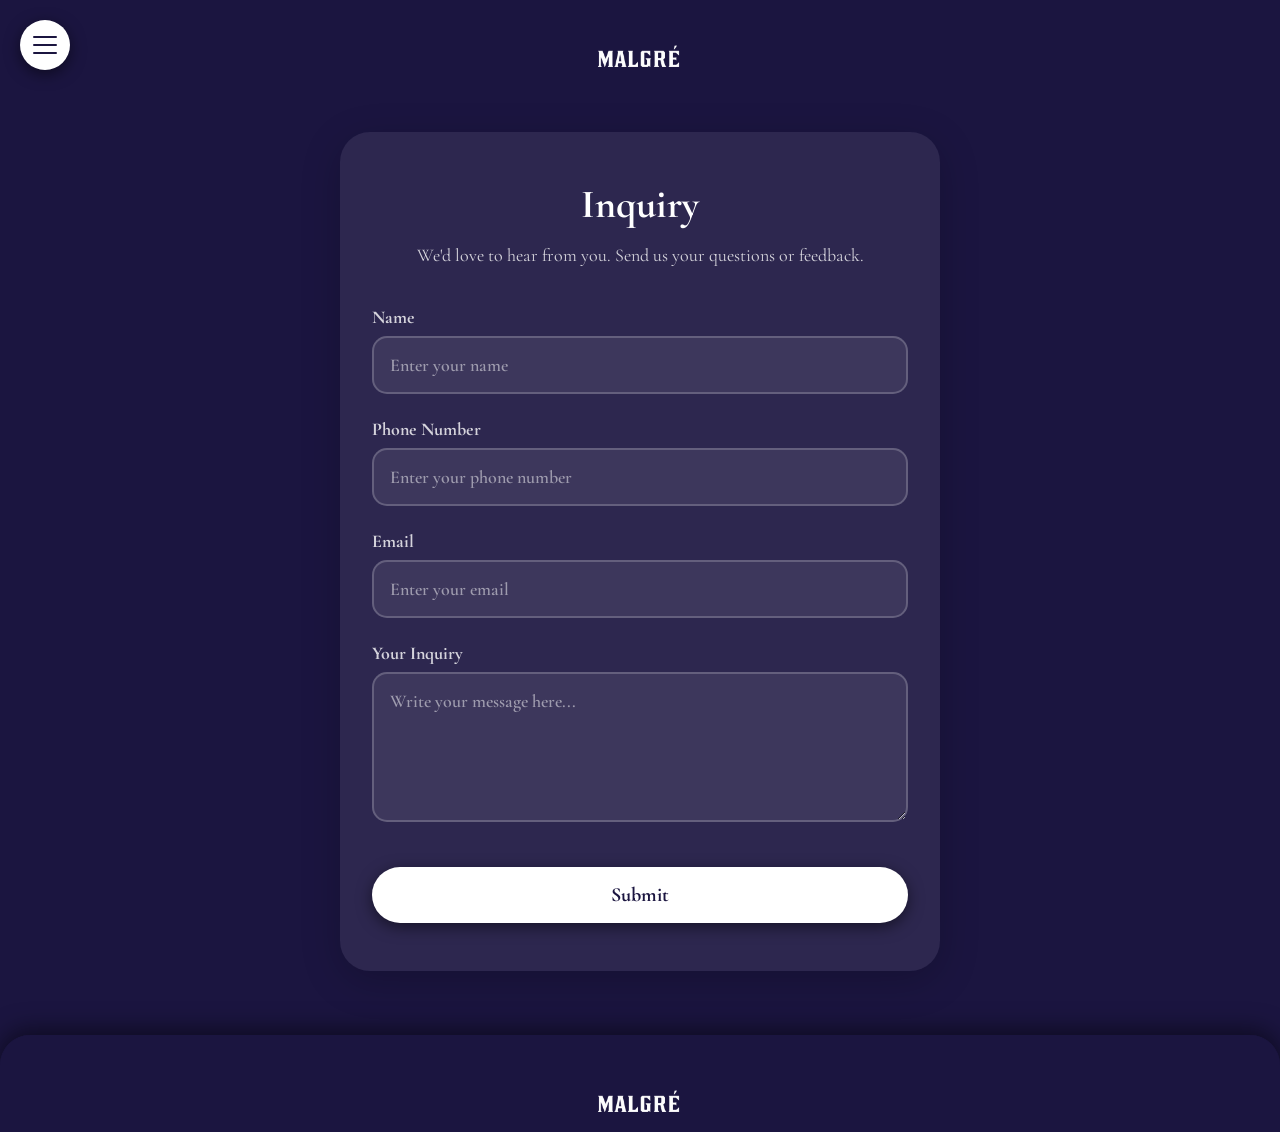
<file: inquiry.html>
<!DOCTYPE html>
<html lang="en">
<head>
    <meta charset="UTF-8">
    <meta name="viewport" content="width=device-width, initial-scale=1.0">
    <title>Inquiry - Malgré</title>
    <link href="https://fonts.googleapis.com/css2?family=Cormorant+Garamond:wght@400;600;700&display=swap" rel="stylesheet">
    <link rel="stylesheet" href="store-colors.css">
    <script src="store-images.js"></script>
    <script src="menu.js"></script>
    <style>
        * {
            margin: 0;
            padding: 0;
            box-sizing: border-box;
        }
        
        body {
            font-family: 'Cormorant Garamond', Georgia, serif;
            font-weight: 700;
            background-color: var(--bg-primary);
            min-height: 100vh;
        }
        
        .page-container {
            min-height: 100vh;
            display: flex;
            flex-direction: column;
            padding-top: 100px;
            padding-bottom: 3rem;
        }
        
        /* Logo at top center */
        .logo-container {
            position: absolute;
            top: 20px;
            left: 50%;
            transform: translateX(-50%);
            z-index: 100;
            cursor: pointer;
        }
        
        .logo-container img {
            height: 80px;
            width: auto;
        }
        
        /* Menu Button */
        .menu-button {
            position: fixed;
            top: 20px;
            left: 20px;
            width: 50px;
            height: 50px;
            background: var(--btn-bg);
            border-radius: 50%;
            display: flex;
            align-items: center;
            justify-content: center;
            cursor: pointer;
            z-index: 1000;
            transition: all 0.3s ease;
            box-shadow: 0 4px 15px var(--shadow-heavy);
        }
        
        .menu-button:hover {
            transform: scale(1.1);
        }
        
        .menu-icon {
            width: 24px;
            height: 18px;
            display: flex;
            flex-direction: column;
            justify-content: space-between;
        }
        
        .menu-icon span {
            width: 100%;
            height: 2px;
            background: var(--btn-text);
            border-radius: 2px;
            transition: all 0.3s ease;
        }
        
        .menu-button.active .menu-icon span:nth-child(1) {
            transform: rotate(45deg) translateY(7px);
        }
        
        .menu-button.active .menu-icon span:nth-child(2) {
            opacity: 0;
        }
        
        .menu-button.active .menu-icon span:nth-child(3) {
            transform: rotate(-45deg) translateY(-7px);
        }
        
        /* Side Menu */
        .side-menu {
            position: fixed;
            bottom: -100%;
            left: 0;
            right: 0;
            width: 100%;
            max-width: 100%;
            height: 85vh;
            max-height: none;
            background: var(--menu-bg);
            box-shadow: 0 -5px 25px var(--shadow-heavy);
            z-index: 999;
            transition: bottom 0.4s ease;
            overflow-y: auto;
            padding: 30px;
            border-radius: 30px 30px 0 0;
        }
        
        .side-menu.active {
            bottom: 0;
        }
        
        .menu-overlay {
            position: fixed;
            top: 0;
            left: 0;
            width: 100%;
            height: 100%;
            background: var(--popup-overlay);
            z-index: 998;
            opacity: 0;
            visibility: hidden;
            pointer-events: none;
            transition: all 0.3s ease;
        }
        
        .menu-overlay.active {
            opacity: 1;
            visibility: visible;
            pointer-events: auto;
        }
        
        .menu-section {
            margin-bottom: 40px;
        }
        
        .menu-section-title {
            font-size: 14px;
            color: var(--text-light);
            text-transform: uppercase;
            letter-spacing: 2px;
            margin-bottom: 15px;
            font-weight: 700;
        }
        
        .menu-item {
            padding: 15px 20px;
            background: var(--card-bg);
            border-radius: 12px;
            margin-bottom: 10px;
            cursor: pointer;
            transition: all 0.3s ease;
            display: flex;
            align-items: center;
            font-size: 18px;
            color: var(--text-primary);
            box-shadow: 0 4px 15px rgba(0, 0, 0, 0.4);
        }
        
        .menu-item:hover {
            background: var(--card-hover-bg);
            transform: translateX(-5px);
            box-shadow: 0 8px 20px rgba(0, 0, 0, 0.5);
        }
        
        .menu-item.active {
            background: var(--card-active-bg);
            color: var(--card-active-text);
            box-shadow: 0 8px 20px rgba(0, 0, 0, 0.5);
        }
        
        /* Main Content */
        .main-content {
            flex: 1;
            display: flex;
            align-items: center;
            justify-content: center;
            padding: 2rem;
        }
        
        .inquiry-container {
            width: 100%;
            max-width: 600px;
            background: var(--card-bg);
            border-radius: 30px;
            padding: 3rem 2rem;
            box-shadow: 0 10px 40px var(--shadow-light);
        }
        
        .inquiry-title {
            font-size: 2.5rem;
            text-align: center;
            margin-bottom: 1rem;
            color: var(--text-primary);
        }
        
        .inquiry-subtitle {
            font-size: 1.125rem;
            text-align: center;
            margin-bottom: 2.5rem;
            color: var(--text-secondary);
            font-weight: 400;
        }
        
        .form-group {
            margin-bottom: 1.5rem;
        }
        
        .form-label {
            display: block;
            font-size: 1.125rem;
            margin-bottom: 0.5rem;
            color: var(--text-secondary);
        }
        
        .form-input,
        .form-textarea {
            width: 100%;
            padding: 1rem;
            font-size: 1.125rem;
            font-family: 'Cormorant Garamond', Georgia, serif;
            font-weight: 600;
            background: var(--input-bg);
            border: 2px solid var(--input-border);
            border-radius: 15px;
            transition: all 0.3s ease;
            color: var(--input-text);
        }
        
        .form-input:focus,
        .form-textarea:focus {
            outline: none;
            border-color: var(--input-focus-border);
            background: var(--input-focus-bg);
        }
        
        .form-input::placeholder,
        .form-textarea::placeholder {
            color: var(--input-placeholder);
        }
        
        .form-textarea {
            min-height: 150px;
            resize: vertical;
        }
        
        .submit-button {
            width: 100%;
            padding: 1rem;
            font-size: 1.25rem;
            font-family: 'Cormorant Garamond', Georgia, serif;
            font-weight: 700;
            background: var(--btn-bg);
            color: var(--btn-text);
            border: none;
            border-radius: 50px;
            cursor: pointer;
            transition: all 0.3s ease;
            box-shadow: 0 4px 15px var(--shadow-heavy);
            margin-top: 1rem;
        }
        
        .submit-button:hover {
            transform: scale(1.02);
            box-shadow: 0 6px 20px var(--shadow-heavy);
        }
        
        .submit-button:active {
            transform: scale(0.98);
        }
        
        .success-message {
            background: var(--success-bg);
            color: var(--success-text);
            padding: 1rem;
            border-radius: 15px;
            margin-bottom: 1.5rem;
            text-align: center;
            display: none;
            font-size: 1rem;
        }
        
        .success-message.show {
            display: block;
            animation: slideDown 0.4s ease;
        }
        
        @keyframes slideDown {
            from {
                opacity: 0;
                transform: translateY(-20px);
            }
            to {
                opacity: 1;
                transform: translateY(0);
            }
        }
        
        /* Footer */
        footer {
            padding: 2rem;
            text-align: center;
        }
        
        .footer-text {
            color: var(--text-light);
            font-size: 0.875rem;
        }
        
        /* Responsive */
        @media (max-width: 768px) {
            .inquiry-container {
                padding: 2rem 1.5rem;
            }
            
            .inquiry-title {
                font-size: 2rem;
            }
        }
    </style>
</head>
<body>
    <!-- Logo -->
    <div class="logo-container" onclick="window.location.href='index.html'">
        <img src="L2.png" alt="Malgré" data-image="logo-main">
    </div>
    
    <!-- Menu Button -->
    <div class="menu-button" id="menuButton" onclick="toggleMenu()">
        <div class="menu-icon">
            <span></span>
            <span></span>
            <span></span>
        </div>
    </div>

    <!-- Menu Overlay -->
    <div class="menu-overlay" id="menuOverlay" onclick="toggleMenu()"></div>

    <!-- Side Menu -->
    <div class="side-menu" id="sideMenu">
        <!-- Menu content will be loaded by menu.js -->
    </div>
    
    <div class="page-container">
        <div class="main-content">
            <div class="inquiry-container">
                <h1 class="inquiry-title">Inquiry</h1>
                <p class="inquiry-subtitle">We'd love to hear from you. Send us your questions or feedback.</p>
                
                <div class="success-message" id="successMessage">
                    Thank you! Your inquiry has been submitted successfully.
                </div>
                
                <form onsubmit="handleSubmit(event)">
                    <div class="form-group">
                        <label class="form-label" for="name">Name</label>
                        <input 
                            type="text" 
                            id="name" 
                            class="form-input" 
                            placeholder="Enter your name"
                            required
                        >
                    </div>
                    
                    <div class="form-group">
                        <label class="form-label" for="phone">Phone Number</label>
                        <input 
                            type="tel" 
                            id="phone" 
                            class="form-input" 
                            placeholder="Enter your phone number"
                            required
                        >
                    </div>
                    
                    <div class="form-group">
                        <label class="form-label" for="email">Email</label>
                        <input 
                            type="email" 
                            id="email" 
                            class="form-input" 
                            placeholder="Enter your email"
                            required
                        >
                    </div>
                    
                    <div class="form-group">
                        <label class="form-label" for="inquiry">Your Inquiry</label>
                        <textarea 
                            id="inquiry" 
                            class="form-textarea" 
                            placeholder="Write your message here..."
                            required
                        ></textarea>
                    </div>
                    
                    <button type="submit" class="submit-button">Submit</button>
                </form>
            </div>
        </div>
    </div>

    <script>
        // toggleMenu function is now in menu.js
        
        // Handle Form Submit
        function handleSubmit(event) {
            event.preventDefault();
            
            // Get form values
            const name = document.getElementById('name').value;
            const phone = document.getElementById('phone').value;
            const email = document.getElementById('email').value;
            const inquiry = document.getElementById('inquiry').value;
            
            // في الإنتاج، راح ترسل البيانات لقاعدة بيانات أو API
            console.log({
                name,
                phone,
                email,
                inquiry,
                timestamp: new Date().toISOString()
            });
            
            // Show success message
            const successMessage = document.getElementById('successMessage');
            successMessage.classList.add('show');
            
            // Clear form
            document.getElementById('name').value = '';
            document.getElementById('phone').value = '';
            document.getElementById('email').value = '';
            document.getElementById('inquiry').value = '';
            
            // Hide success message after 5 seconds
            setTimeout(() => {
                successMessage.classList.remove('show');
            }, 5000);
            
            // Scroll to top
            window.scrollTo({
                top: 0,
                behavior: 'smooth'
            });
        }
    </script>
    
    <!-- Footer -->
    <footer>
        <p class="footer-text">© 2026 All Rights Reserved</p>
    </footer>
</body>
</html>
</file>
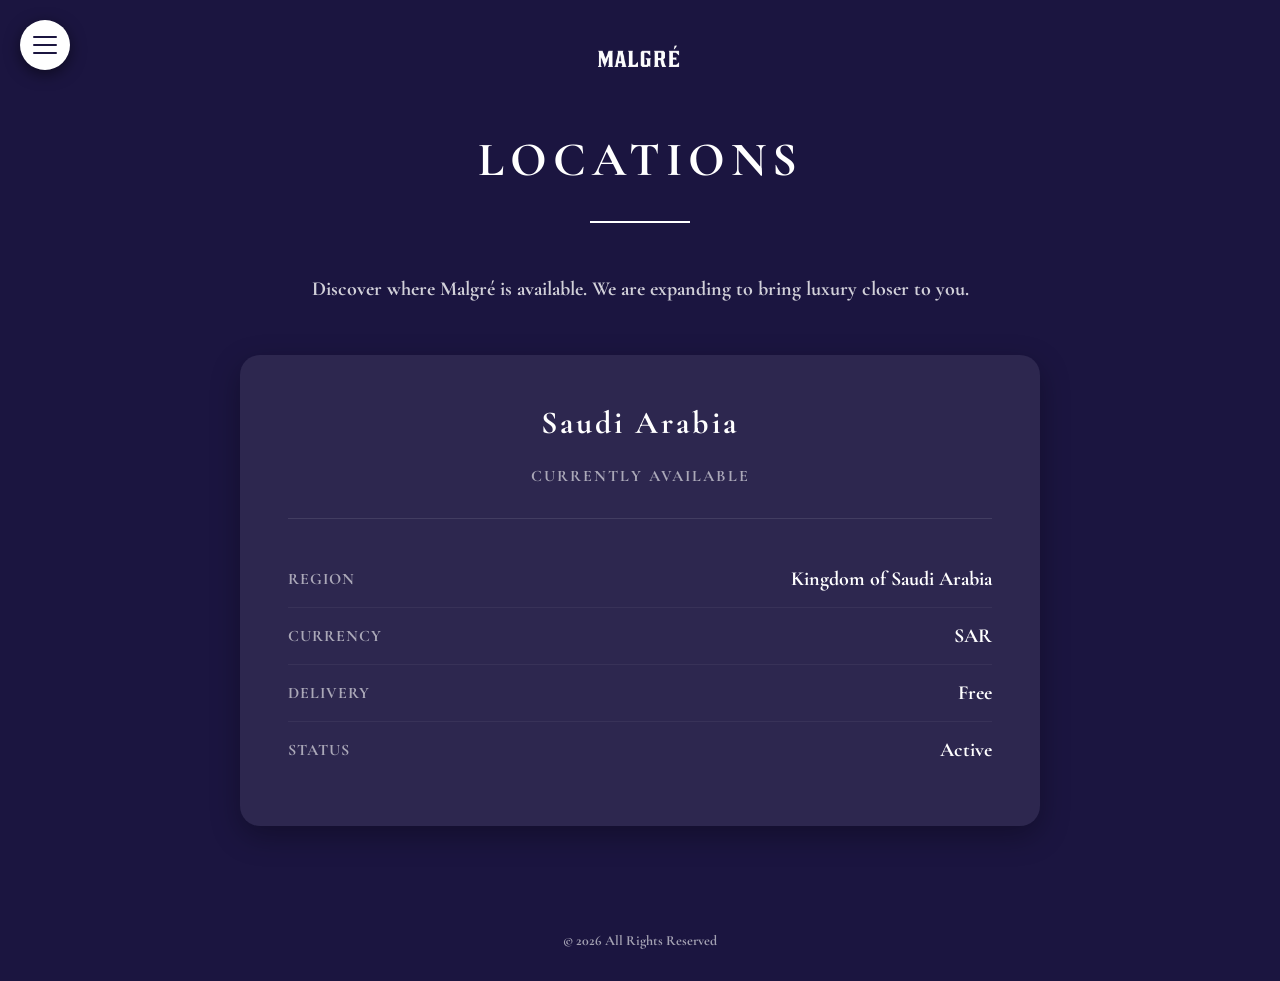
<file: locations.html>
<!DOCTYPE html>
<html lang="en">
<head>
    <meta charset="UTF-8">
    <meta name="viewport" content="width=device-width, initial-scale=1.0">
    <title>Locations - Malgré</title>
    <link href="https://fonts.googleapis.com/css2?family=Cormorant+Garamond:wght@400;600;700&display=swap" rel="stylesheet">
    <link rel="stylesheet" href="store-colors.css">
    <script src="store-images.js"></script>
    <script src="menu.js"></script>
    <style>
        * {
            margin: 0;
            padding: 0;
            box-sizing: border-box;
        }
        
        body {
            font-family: 'Cormorant Garamond', Georgia, serif;
            font-weight: 700;
            background-color: var(--bg-primary);
            min-height: 100vh;
            display: flex;
            flex-direction: column;
        }
        
        /* Logo at top center */
        .logo-container {
            position: absolute;
            top: 20px;
            left: 50%;
            transform: translateX(-50%);
            z-index: 100;
            cursor: pointer;
        }
        
        .logo-container img {
            height: 80px;
            width: auto;
        }
        
        /* Menu Button */
        .menu-button {
            position: fixed;
            top: 20px;
            left: 20px;
            width: 50px;
            height: 50px;
            background: var(--btn-bg);
            border-radius: 50%;
            display: flex;
            align-items: center;
            justify-content: center;
            cursor: pointer;
            z-index: 1000;
            transition: all 0.3s ease;
            box-shadow: 0 4px 15px var(--shadow-heavy);
        }
        
        .menu-button:hover {
            transform: scale(1.1);
        }
        
        .menu-icon {
            width: 24px;
            height: 18px;
            display: flex;
            flex-direction: column;
            justify-content: space-between;
        }
        
        .menu-icon span {
            width: 100%;
            height: 2px;
            background: var(--btn-text);
            border-radius: 2px;
            transition: all 0.3s ease;
        }
        
        .menu-button.active .menu-icon span:nth-child(1) {
            transform: rotate(45deg) translateY(7px);
        }
        
        .menu-button.active .menu-icon span:nth-child(2) {
            opacity: 0;
        }
        
        .menu-button.active .menu-icon span:nth-child(3) {
            transform: rotate(-45deg) translateY(-7px);
        }
        
        /* Side Menu */
        .side-menu {
            position: fixed;
            bottom: -100%;
            left: 0;
            right: 0;
            width: 100%;
            max-width: 100%;
            height: 80vh;
            max-height: 600px;
            background: var(--menu-bg);
            box-shadow: 0 -5px 25px var(--shadow-heavy);
            z-index: 999;
            transition: bottom 0.4s ease;
            overflow-y: auto;
            padding: 30px;
            border-radius: 30px 30px 0 0;
        }
        
        .side-menu.active {
            bottom: 0;
        }
        
        .menu-overlay {
            position: fixed;
            top: 0;
            left: 0;
            width: 100%;
            height: 100%;
            background: var(--popup-overlay);
            z-index: 998;
            opacity: 0;
            visibility: hidden;
            pointer-events: none;
            transition: all 0.3s ease;
        }
        
        .menu-overlay.active {
            opacity: 1;
            visibility: visible;
            pointer-events: all;
        }
        
        .menu-section {
            margin-bottom: 40px;
        }
        
        .menu-section-title {
            font-size: 14px;
            color: var(--text-light);
            text-transform: uppercase;
            letter-spacing: 2px;
            margin-bottom: 15px;
            font-weight: 700;
        }
        
        .menu-item {
            padding: 15px 20px;
            background: var(--card-bg);
            border-radius: 12px;
            margin-bottom: 10px;
            cursor: pointer;
            transition: all 0.3s ease;
            display: flex;
            align-items: center;
            font-size: 18px;
            color: var(--text-primary);
            box-shadow: 0 4px 15px rgba(0, 0, 0, 0.4);
        }
        
        .menu-item:hover {
            background: var(--card-hover-bg);
            transform: translateX(-5px);
            box-shadow: 0 8px 20px rgba(0, 0, 0, 0.5);
        }
        
        .menu-item.active {
            background: var(--card-active-bg);
            color: var(--card-active-text);
            box-shadow: 0 8px 20px rgba(0, 0, 0, 0.5);
        }
        
        /* Main content */
        main {
            flex: 1;
            display: flex;
            align-items: center;
            justify-content: center;
            padding: 120px 2rem 2rem;
            min-height: 100vh;
        }
        
        .locations-container {
            width: 100%;
            max-width: 800px;
        }
        
        .locations-title {
            font-size: 3rem;
            font-weight: 700;
            color: var(--text-primary);
            letter-spacing: 6px;
            margin-bottom: 2rem;
            text-transform: uppercase;
            text-align: center;
        }
        
        .divider {
            width: 100px;
            height: 2px;
            background: var(--text-primary);
            margin: 0 auto 3rem;
        }
        
        .locations-subtitle {
            font-size: 1.25rem;
            color: var(--text-secondary);
            margin-bottom: 3rem;
            line-height: 1.8;
            text-align: center;
        }
        
        .location-card {
            background: var(--card-bg);
            padding: 3rem;
            border-radius: 20px;
            box-shadow: 0 10px 30px var(--shadow-medium);
            margin-bottom: 2rem;
            transition: all 0.3s ease;
        }
        
        .location-card:hover {
            transform: translateY(-5px);
            box-shadow: 0 15px 40px var(--shadow-heavy);
        }
        
        .location-flag {
            font-size: 3rem;
            margin-bottom: 1.5rem;
            text-align: center;
        }
        
        .location-country {
            font-size: 2rem;
            color: var(--text-primary);
            font-weight: 700;
            text-align: center;
            margin-bottom: 1.5rem;
            letter-spacing: 3px;
        }
        
        .location-status {
            font-size: 1rem;
            color: var(--text-light);
            text-align: center;
            letter-spacing: 2px;
            text-transform: uppercase;
            margin-bottom: 2rem;
        }
        
        .location-info {
            border-top: 1px solid rgba(255, 255, 255, 0.1);
            padding-top: 2rem;
        }
        
        .info-row {
            display: flex;
            justify-content: space-between;
            align-items: center;
            padding: 1rem 0;
            border-bottom: 1px solid rgba(255, 255, 255, 0.05);
        }
        
        .info-row:last-child {
            border-bottom: none;
        }
        
        .info-label {
            font-size: 1rem;
            color: var(--text-light);
            letter-spacing: 1px;
            text-transform: uppercase;
        }
        
        .info-value {
            font-size: 1.25rem;
            color: var(--text-primary);
            font-weight: 700;
            text-align: right;
        }
        
        /* Footer */
        footer {
            padding: 2rem;
            text-align: center;
        }
        
        .footer-text {
            color: var(--text-light);
            font-size: 0.875rem;
        }
        
        /* Mobile Responsive */
        @media (max-width: 768px) {
            .logo-container img {
                height: 60px;
            }
            
            .menu-button {
                width: 45px;
                height: 45px;
                top: 15px;
                left: 15px;
            }
            
            /* Side menu full width on mobile */
            .side-menu {
                height: 85vh;
                max-height: none;
                padding: 20px;
            }
            
            main {
                padding: 100px 1.5rem 2rem;
            }
            
            .locations-title {
                font-size: 2rem;
                letter-spacing: 4px;
            }
            
            .divider {
                width: 80px;
            }
            
            .locations-subtitle {
                font-size: 1.125rem;
            }
            
            .location-card {
                padding: 2rem 1.5rem;
            }
            
            .location-flag {
                font-size: 2.5rem;
            }
            
            .location-country {
                font-size: 1.75rem;
                letter-spacing: 2px;
            }
            
            .info-row {
                flex-direction: column;
                align-items: flex-start;
                gap: 0.5rem;
            }
            
            .info-value {
                text-align: left;
            }
        }
        
        @media (max-width: 480px) {
            .logo-container img {
                height: 50px;
            }
            
            .menu-button {
                width: 40px;
                height: 40px;
                top: 10px;
                left: 10px;
            }
            
            /* Side menu full width on mobile */
            .side-menu {
                height: 85vh;
                max-height: none;
                padding: 20px;
            }
            
            .locations-title {
                font-size: 1.75rem;
                letter-spacing: 3px;
            }
            
            .divider {
                width: 60px;
            }
            
            .locations-subtitle {
                font-size: 1rem;
            }
            
            .location-card {
                padding: 1.5rem 1rem;
            }
            
            .location-flag {
                font-size: 2rem;
            }
            
            .location-country {
                font-size: 1.5rem;
            }
            
            .info-label {
                font-size: 0.875rem;
            }
            
            .info-value {
                font-size: 1.125rem;
            }
        }
    </style>
</head>
<body>
    <!-- Logo -->
    <div class="logo-container" onclick="window.location.href='index.html'">
        <img src="L2.png" alt="Malgré Logo" data-image="logo-main">
    </div>

    <!-- Menu Button -->
    <div class="menu-button" id="menuButton" onclick="toggleMenu()">
        <div class="menu-icon">
            <span></span>
            <span></span>
            <span></span>
        </div>
    </div>

    <!-- Menu Overlay -->
    <div class="menu-overlay" id="menuOverlay" onclick="toggleMenu()"></div>

    <!-- Side Menu -->
    <div class="side-menu" id="sideMenu">
        <!-- Menu content will be loaded by menu.js -->
    </div>

    <!-- Main Content -->
    <main>
        <div class="locations-container">
            <h1 class="locations-title">Locations</h1>
            <div class="divider"></div>
            <p class="locations-subtitle">
                Discover where Malgré is available. We are expanding to bring luxury closer to you.
            </p>
            
            <!-- Saudi Arabia Location -->
            <div class="location-card">
                <div class="location-country">Saudi Arabia</div>
                <div class="location-status">Currently Available</div>
                
                <div class="location-info">
                    <div class="info-row">
                        <span class="info-label">Region</span>
                        <span class="info-value">Kingdom of Saudi Arabia</span>
                    </div>
                    <div class="info-row">
                        <span class="info-label">Currency</span>
                        <span class="info-value">SAR</span>
                    </div>
                    <div class="info-row">
                        <span class="info-label">Delivery</span>
                        <span class="info-value">Free</span>
                    </div>
                    <div class="info-row">
                        <span class="info-label">Status</span>
                        <span class="info-value">Active</span>
                    </div>
                </div>
            </div>
        </div>
    </main>

    <!-- Footer -->
    <footer>
        <p class="footer-text">© 2026 All Rights Reserved</p>
    </footer>

    <script>
        // toggleMenu function is now in menu.js
    </script>
</body>
</html>
</file>
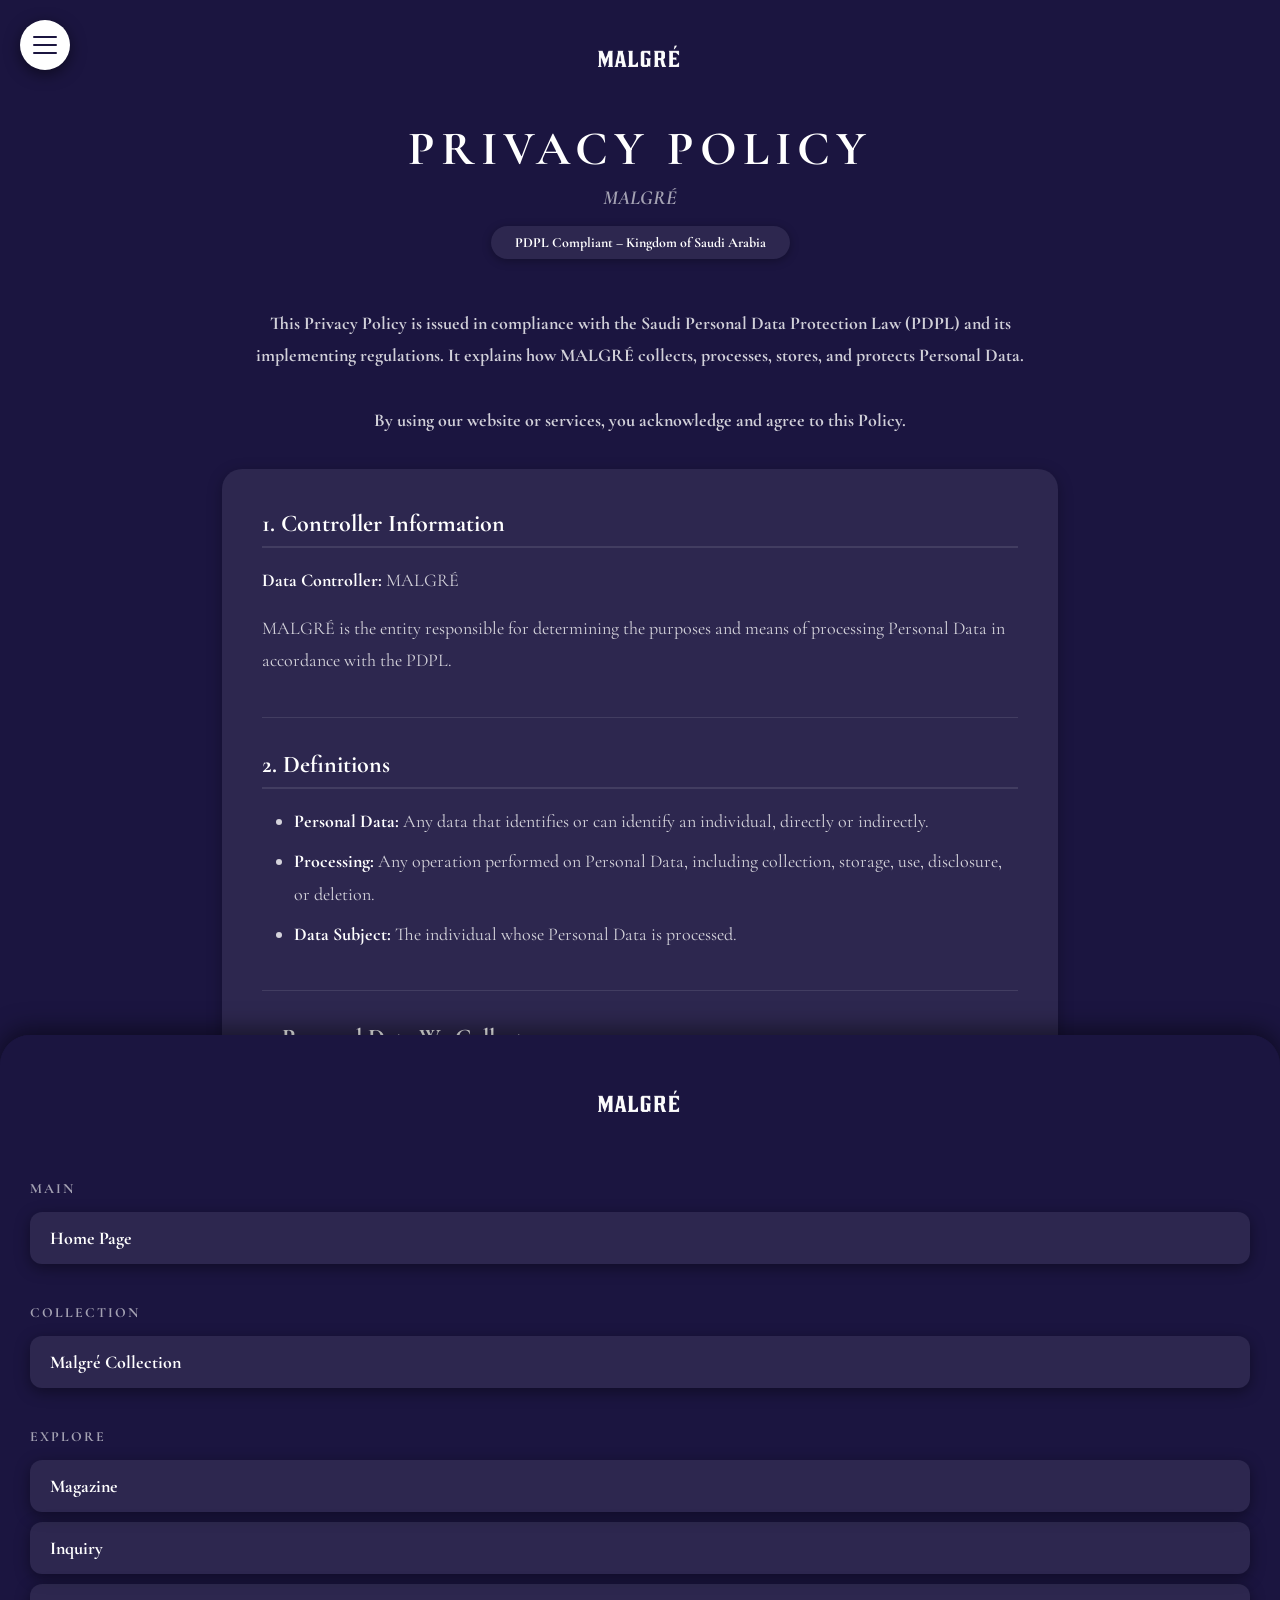
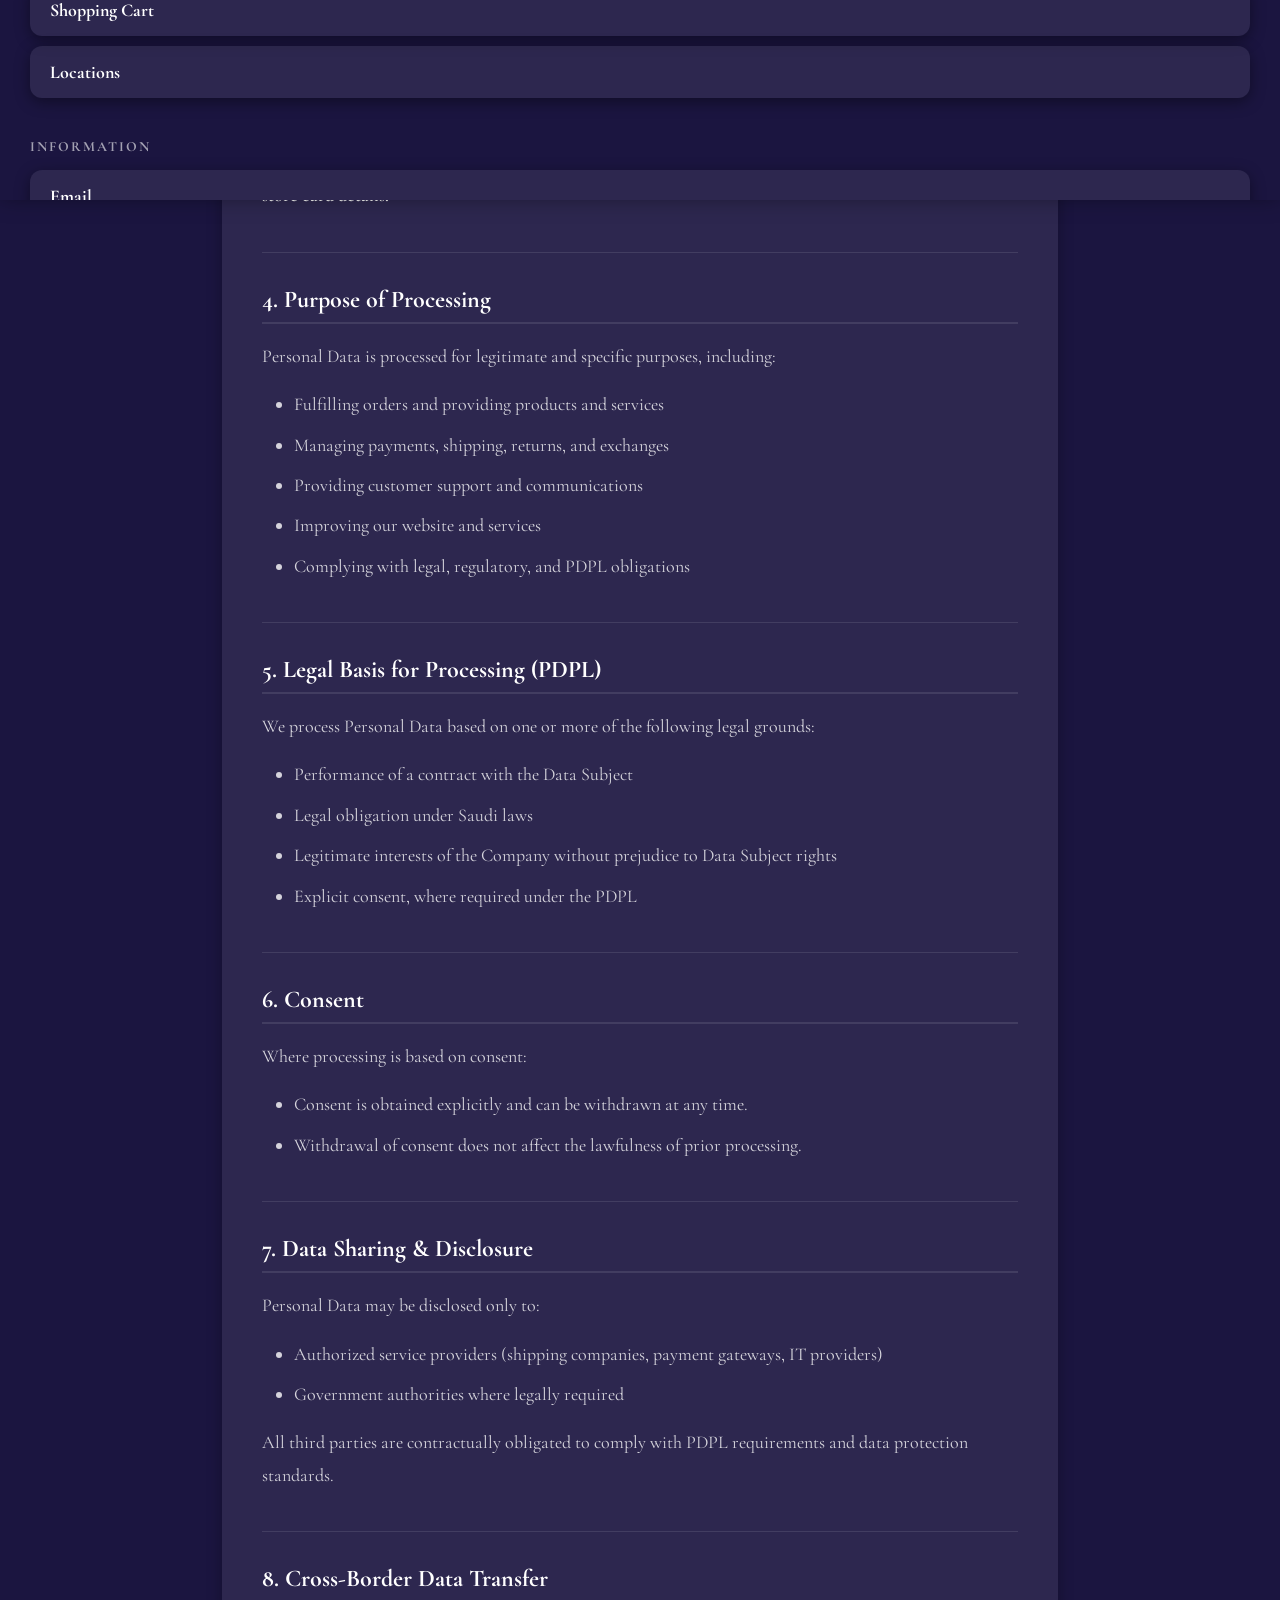
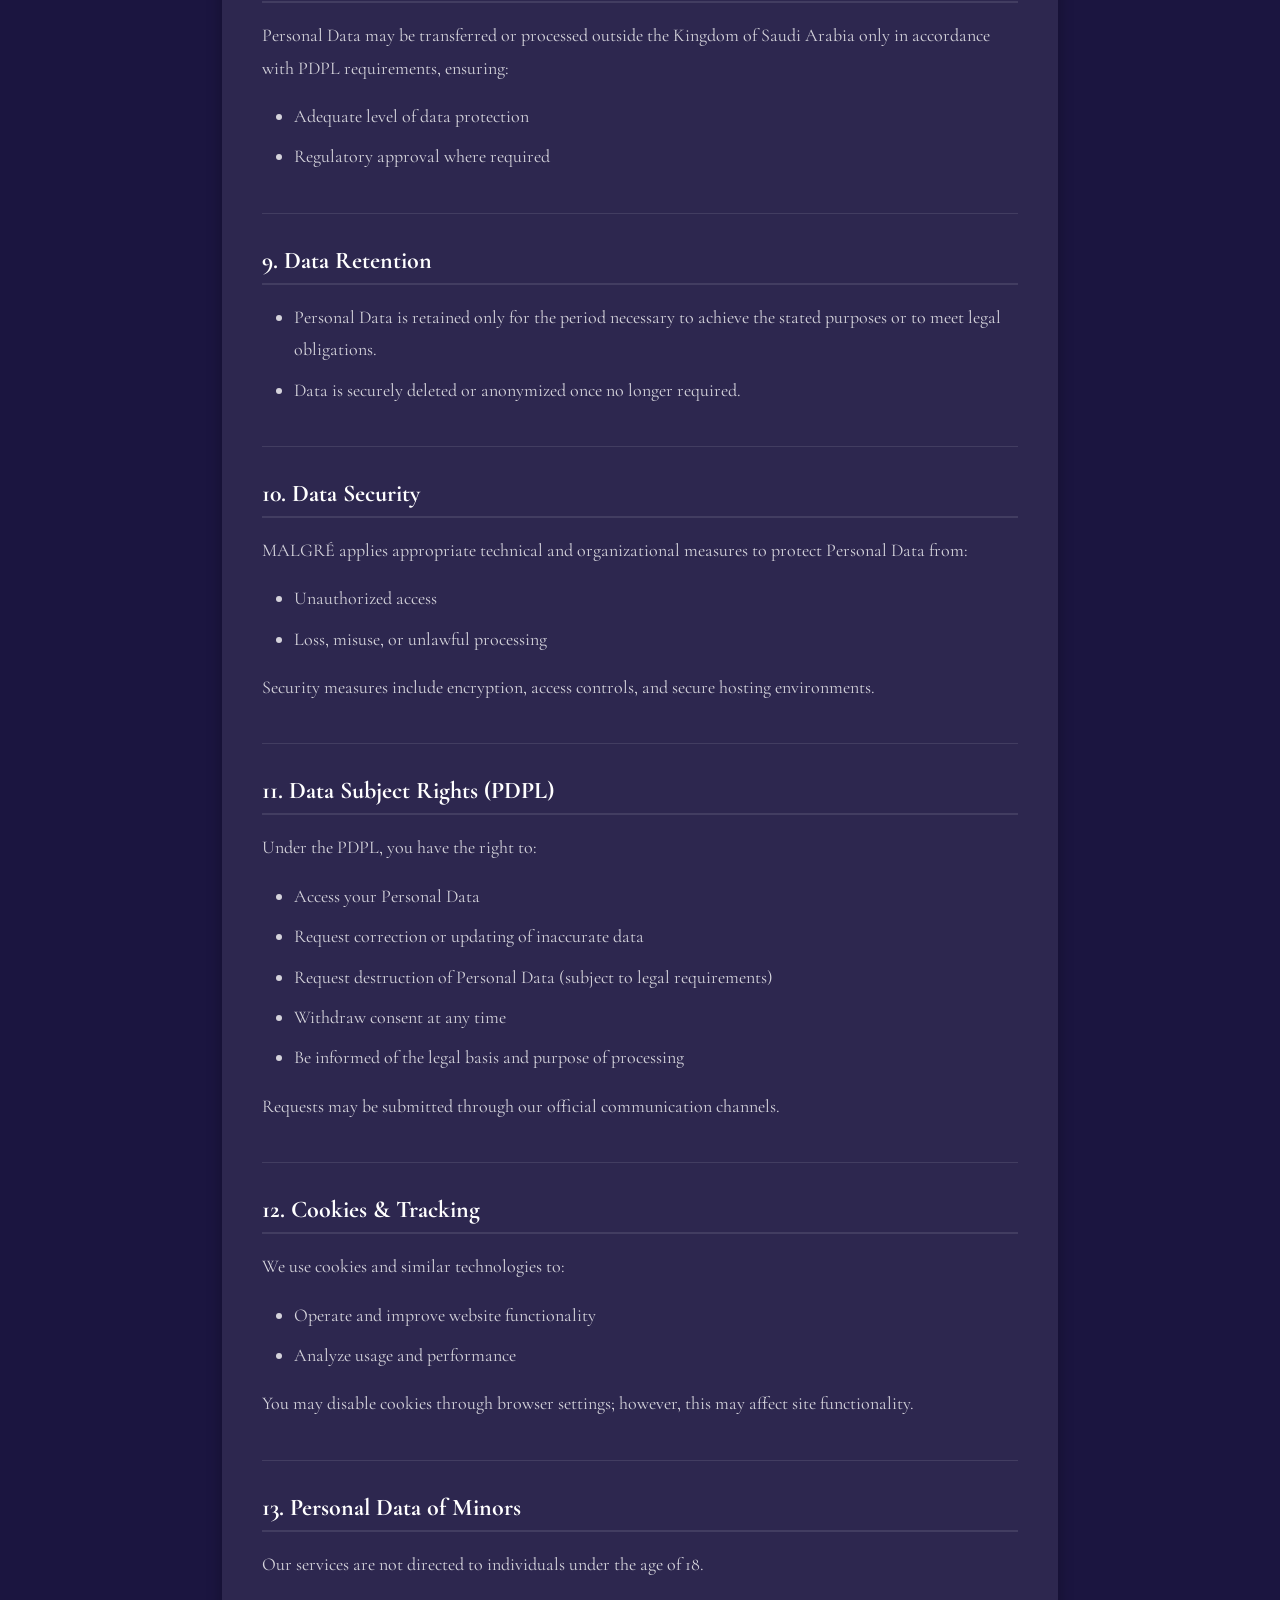
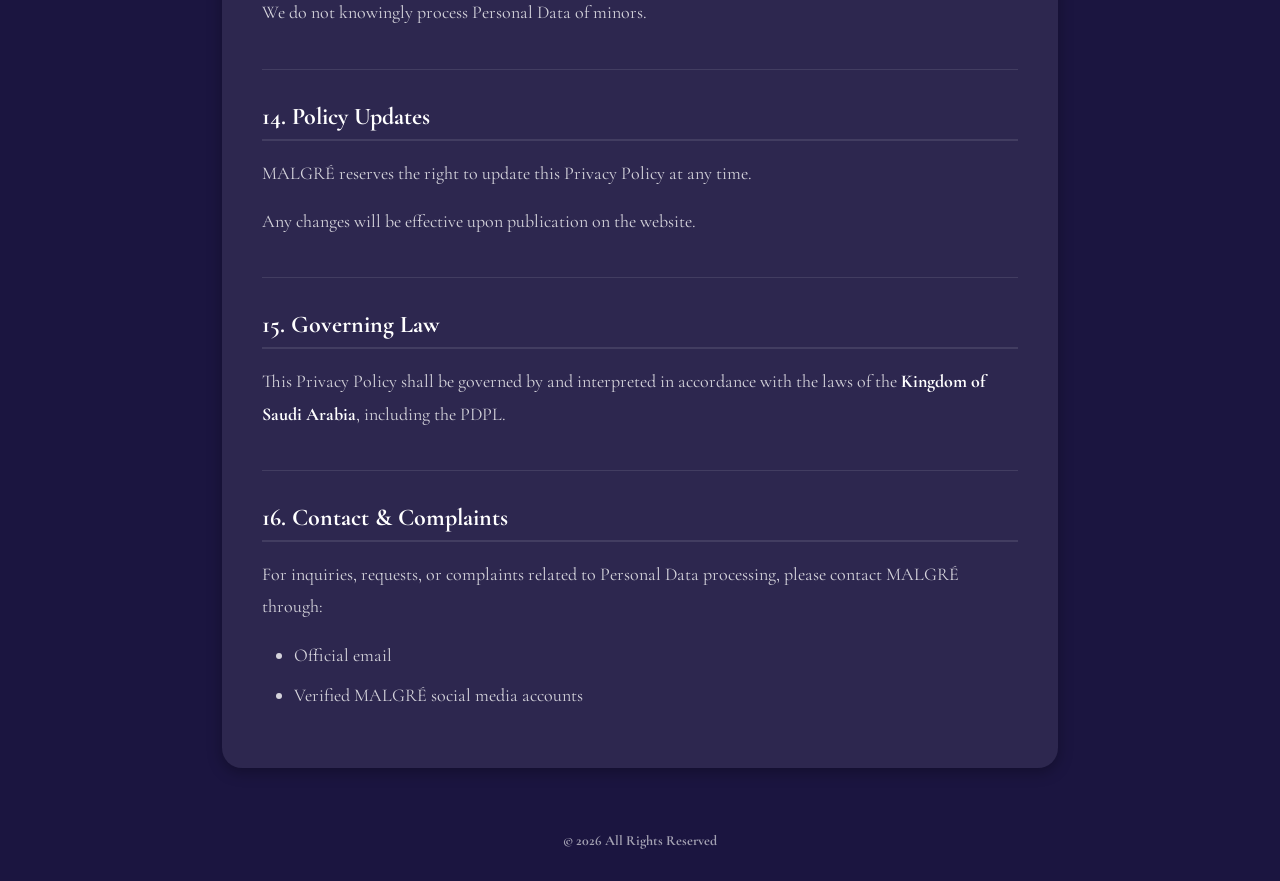
<file: privacy.html>
<!DOCTYPE html>
<html lang="en">
<head>
    <meta charset="UTF-8">
    <meta name="viewport" content="width=device-width, initial-scale=1.0">
    <title>Privacy Policy - Malgré</title>
    <link href="https://fonts.googleapis.com/css2?family=Cormorant+Garamond:wght@400;600;700&display=swap" rel="stylesheet">
    <link rel="stylesheet" href="store-colors.css">
    <script src="store-images.js"></script>
    <script src="menu.js"></script>
    <style>
        * {
            margin: 0;
            padding: 0;
            box-sizing: border-box;
        }
        
        body {
            font-family: 'Cormorant Garamond', Georgia, serif;
            font-weight: 700;
            background-color: var(--bg-primary);
            min-height: 100vh;
            display: flex;
            flex-direction: column;
        }
        
        /* Logo at top center */
        .logo-container {
            position: absolute;
            top: 20px;
            left: 50%;
            transform: translateX(-50%);
            z-index: 100;
            cursor: pointer;
        }
        
        .logo-container img {
            height: 80px;
            width: auto;
        }
        
        /* Menu Button */
        .menu-button {
            position: fixed;
            top: 20px;
            left: 20px;
            width: 50px;
            height: 50px;
            background: var(--btn-bg);
            border-radius: 50%;
            display: flex;
            align-items: center;
            justify-content: center;
            cursor: pointer;
            z-index: 1000;
            transition: all 0.3s ease;
            box-shadow: 0 4px 15px var(--shadow-heavy);
        }
        
        .menu-button:hover {
            transform: scale(1.1);
        }
        
        .menu-icon {
            width: 24px;
            height: 18px;
            display: flex;
            flex-direction: column;
            justify-content: space-between;
        }
        
        .menu-icon span {
            width: 100%;
            height: 2px;
            background: var(--btn-text);
            border-radius: 2px;
            transition: all 0.3s ease;
        }
        
        .menu-button.active .menu-icon span:nth-child(1) {
            transform: rotate(45deg) translateY(7px);
        }
        
        .menu-button.active .menu-icon span:nth-child(2) {
            opacity: 0;
        }
        
        .menu-button.active .menu-icon span:nth-child(3) {
            transform: rotate(-45deg) translateY(-7px);
        }
        
        /* Side Menu */
        .side-menu {
            position: fixed;
            bottom: -100%;
            left: 0;
            right: 0;
            width: 100%;
            max-width: 100%;
            height: 85vh;
            max-height: none;
            background: var(--menu-bg);
            box-shadow: 0 -5px 25px var(--shadow-heavy);
            z-index: 999;
            transition: bottom 0.4s ease;
            overflow-y: auto;
            padding: 30px;
            border-radius: 30px 30px 0 0;
        }
        
        .side-menu.active {
            bottom: 0;
        }
        
        .menu-overlay {
            position: fixed;
            top: 0;
            left: 0;
            width: 100%;
            height: 100%;
            background: var(--popup-overlay);
            z-index: 998;
            opacity: 0;
            visibility: hidden;
            pointer-events: none;
            transition: all 0.3s ease;
        }
        
        .menu-overlay.active {
            opacity: 1;
            visibility: visible;
            pointer-events: auto;
        }
        
        .menu-section {
            margin-bottom: 40px;
        }
        
        .menu-section-title {
            font-size: 14px;
            color: var(--text-light);
            text-transform: uppercase;
            letter-spacing: 2px;
            margin-bottom: 15px;
            font-weight: 700;
        }
        
        .menu-item {
            padding: 15px 20px;
            background: var(--card-bg);
            border-radius: 12px;
            margin-bottom: 10px;
            cursor: pointer;
            transition: all 0.3s ease;
            display: flex;
            align-items: center;
            font-size: 18px;
            color: var(--text-primary);
            box-shadow: 0 4px 15px rgba(0, 0, 0, 0.4);
        }
        
        .menu-item:hover {
            background: var(--card-hover-bg);
            transform: translateX(-5px);
            box-shadow: 0 8px 20px rgba(0, 0, 0, 0.5);
        }
        
        .menu-item.active {
            background: var(--card-active-bg);
            color: var(--card-active-text);
            box-shadow: 0 8px 20px rgba(0, 0, 0, 0.5);
        }
        
        /* Main Content */
        .page-container {
            flex: 1;
            display: flex;
            flex-direction: column;
            padding: 120px 2rem 2rem;
            max-width: 900px;
            margin: 0 auto;
            width: 100%;
        }
        
        .policy-header {
            text-align: center;
            margin-bottom: 3rem;
        }
        
        .policy-title {
            font-size: 3rem;
            font-weight: 700;
            color: var(--text-primary);
            letter-spacing: 6px;
            margin-bottom: 0.5rem;
            text-transform: uppercase;
        }
        
        .policy-subtitle {
            font-size: 1.25rem;
            color: var(--text-light);
            font-style: italic;
        }
        
        .policy-badge {
            display: inline-block;
            background: var(--card-bg);
            padding: 0.5rem 1.5rem;
            border-radius: 25px;
            font-size: 0.875rem;
            color: var(--text-primary);
            margin-top: 1rem;
            box-shadow: 0 2px 10px var(--shadow-medium);
        }
        
        .policy-intro {
            font-size: 1.125rem;
            color: var(--text-secondary);
            line-height: 1.8;
            margin-bottom: 2rem;
            text-align: center;
            padding: 0 1rem;
        }
        
        .policy-content {
            background: var(--card-bg);
            border-radius: 20px;
            padding: 2.5rem;
            box-shadow: 0 4px 15px var(--shadow-medium);
        }
        
        .policy-article {
            margin-bottom: 2.5rem;
        }
        
        .policy-article:last-child {
            margin-bottom: 0;
        }
        
        .article-title {
            font-size: 1.5rem;
            font-weight: 700;
            color: var(--text-primary);
            margin-bottom: 1rem;
            padding-bottom: 0.5rem;
            border-bottom: 2px solid rgba(255, 255, 255, 0.1);
        }
        
        .article-content {
            font-size: 1.125rem;
            color: var(--text-secondary);
            line-height: 1.8;
            font-weight: 400;
        }
        
        .article-content p {
            margin-bottom: 1rem;
        }
        
        .article-content ul,
        .article-content ol {
            margin-left: 2rem;
            margin-bottom: 1rem;
        }
        
        .article-content li {
            margin-bottom: 0.5rem;
            line-height: 1.8;
        }
        
        .article-content strong {
            color: var(--text-primary);
            font-weight: 700;
        }
        
        .section-label {
            display: inline-block;
            background: rgba(212, 175, 55, 0.1);
            color: var(--text-primary);
            padding: 0.25rem 0.75rem;
            border-radius: 8px;
            font-size: 0.875rem;
            margin-bottom: 0.5rem;
        }
        
        .divider {
            border: none;
            border-top: 1px solid rgba(255, 255, 255, 0.1);
            margin: 2rem 0;
        }
        
        /* Footer */
        footer {
            padding: 2rem;
            text-align: center;
        }
        
        .footer-text {
            color: var(--text-light);
            font-size: 0.875rem;
        }
        
        /* Responsive */
        @media (max-width: 768px) {
            .logo-container img {
                height: 60px;
            }
            
            .menu-button {
                width: 45px;
                height: 45px;
                top: 15px;
                left: 15px;
            }
            
            .side-menu {
                height: 85vh;
                max-height: none;
                padding: 20px;
            }
            
            .page-container {
                padding: 100px 1.5rem 2rem;
            }
            
            .policy-title {
                font-size: 2rem;
                letter-spacing: 4px;
            }
            
            .policy-subtitle {
                font-size: 1rem;
            }
            
            .policy-content {
                padding: 1.5rem;
            }
            
            .article-title {
                font-size: 1.25rem;
            }
            
            .article-content {
                font-size: 1rem;
            }
            
            .article-content ul,
            .article-content ol {
                margin-left: 1.5rem;
            }
        }
    </style>
</head>
<body>
    <!-- Logo -->
    <div class="logo-container" onclick="window.location.href='index.html'">
        <img src="L2.png" alt="Malgré Logo" data-image="logo-main">
    </div>
    
    <!-- Menu Button -->
    <div class="menu-button" id="menuButton" onclick="toggleMenu()">
        <div class="menu-icon">
            <span></span>
            <span></span>
            <span></span>
        </div>
    </div>

    <!-- Menu Overlay -->
    <div class="menu-overlay" id="menuOverlay" onclick="toggleMenu()"></div>

    <!-- Side Menu -->
    <div class="side-menu" id="sideMenu">
        <!-- Menu content will be loaded by menu.js -->
    </div>
    
    <!-- Main Content -->
    <div class="page-container">
        <div class="policy-header">
            <h1 class="policy-title">Privacy Policy</h1>
            <p class="policy-subtitle">MALGRÉ</p>
            <span class="policy-badge">PDPL Compliant – Kingdom of Saudi Arabia</span>
        </div>
        
        <p class="policy-intro">
            This Privacy Policy is issued in compliance with the Saudi Personal Data Protection Law (PDPL) 
            and its implementing regulations. It explains how MALGRÉ collects, processes, stores, and protects Personal Data.<br><br>
            By using our website or services, you acknowledge and agree to this Policy.
        </p>
        
        <div class="policy-content">
            <!-- Section 1 -->
            <div class="policy-article">
                <h2 class="article-title">1. Controller Information</h2>
                <div class="article-content">
                    <p><strong>Data Controller:</strong> MALGRÉ</p>
                    <p>MALGRÉ is the entity responsible for determining the purposes and means of processing Personal Data in accordance with the PDPL.</p>
                </div>
            </div>

            <hr class="divider">

            <!-- Section 2 -->
            <div class="policy-article">
                <h2 class="article-title">2. Definitions</h2>
                <div class="article-content">
                    <ul>
                        <li><strong>Personal Data:</strong> Any data that identifies or can identify an individual, directly or indirectly.</li>
                        <li><strong>Processing:</strong> Any operation performed on Personal Data, including collection, storage, use, disclosure, or deletion.</li>
                        <li><strong>Data Subject:</strong> The individual whose Personal Data is processed.</li>
                    </ul>
                </div>
            </div>

            <hr class="divider">

            <!-- Section 3 -->
            <div class="policy-article">
                <h2 class="article-title">3. Personal Data We Collect</h2>
                <div class="article-content">
                    <p>We may collect and process the following categories of Personal Data:</p>
                    
                    <p><span class="section-label">a) Identification & Contact Data</span></p>
                    <ul>
                        <li>Full name</li>
                        <li>Email address</li>
                        <li>Phone number</li>
                        <li>Shipping and billing address</li>
                    </ul>
                    
                    <p><span class="section-label">b) Transactional Data</span></p>
                    <ul>
                        <li>Order details and purchase history</li>
                        <li>Delivery and return information</li>
                    </ul>
                    
                    <p><span class="section-label">c) Technical Data</span></p>
                    <ul>
                        <li>IP address</li>
                        <li>Device type, browser information</li>
                        <li>Website usage and interaction data</li>
                    </ul>
                    
                    <p><span class="section-label">d) Payment Data</span></p>
                    <p>Payment information is processed securely by licensed third-party payment providers. <strong>MALGRÉ does not store card details.</strong></p>
                </div>
            </div>

            <hr class="divider">

            <!-- Section 4 -->
            <div class="policy-article">
                <h2 class="article-title">4. Purpose of Processing</h2>
                <div class="article-content">
                    <p>Personal Data is processed for legitimate and specific purposes, including:</p>
                    <ul>
                        <li>Fulfilling orders and providing products and services</li>
                        <li>Managing payments, shipping, returns, and exchanges</li>
                        <li>Providing customer support and communications</li>
                        <li>Improving our website and services</li>
                        <li>Complying with legal, regulatory, and PDPL obligations</li>
                    </ul>
                </div>
            </div>

            <hr class="divider">

            <!-- Section 5 -->
            <div class="policy-article">
                <h2 class="article-title">5. Legal Basis for Processing (PDPL)</h2>
                <div class="article-content">
                    <p>We process Personal Data based on one or more of the following legal grounds:</p>
                    <ul>
                        <li>Performance of a contract with the Data Subject</li>
                        <li>Legal obligation under Saudi laws</li>
                        <li>Legitimate interests of the Company without prejudice to Data Subject rights</li>
                        <li>Explicit consent, where required under the PDPL</li>
                    </ul>
                </div>
            </div>

            <hr class="divider">

            <!-- Section 6 -->
            <div class="policy-article">
                <h2 class="article-title">6. Consent</h2>
                <div class="article-content">
                    <p>Where processing is based on consent:</p>
                    <ul>
                        <li>Consent is obtained explicitly and can be withdrawn at any time.</li>
                        <li>Withdrawal of consent does not affect the lawfulness of prior processing.</li>
                    </ul>
                </div>
            </div>

            <hr class="divider">

            <!-- Section 7 -->
            <div class="policy-article">
                <h2 class="article-title">7. Data Sharing & Disclosure</h2>
                <div class="article-content">
                    <p>Personal Data may be disclosed only to:</p>
                    <ul>
                        <li>Authorized service providers (shipping companies, payment gateways, IT providers)</li>
                        <li>Government authorities where legally required</li>
                    </ul>
                    <p>All third parties are contractually obligated to comply with PDPL requirements and data protection standards.</p>
                </div>
            </div>

            <hr class="divider">

            <!-- Section 8 -->
            <div class="policy-article">
                <h2 class="article-title">8. Cross-Border Data Transfer</h2>
                <div class="article-content">
                    <p>Personal Data may be transferred or processed outside the Kingdom of Saudi Arabia only in accordance with PDPL requirements, ensuring:</p>
                    <ul>
                        <li>Adequate level of data protection</li>
                        <li>Regulatory approval where required</li>
                    </ul>
                </div>
            </div>

            <hr class="divider">

            <!-- Section 9 -->
            <div class="policy-article">
                <h2 class="article-title">9. Data Retention</h2>
                <div class="article-content">
                    <ul>
                        <li>Personal Data is retained only for the period necessary to achieve the stated purposes or to meet legal obligations.</li>
                        <li>Data is securely deleted or anonymized once no longer required.</li>
                    </ul>
                </div>
            </div>

            <hr class="divider">

            <!-- Section 10 -->
            <div class="policy-article">
                <h2 class="article-title">10. Data Security</h2>
                <div class="article-content">
                    <p>MALGRÉ applies appropriate technical and organizational measures to protect Personal Data from:</p>
                    <ul>
                        <li>Unauthorized access</li>
                        <li>Loss, misuse, or unlawful processing</li>
                    </ul>
                    <p>Security measures include encryption, access controls, and secure hosting environments.</p>
                </div>
            </div>

            <hr class="divider">

            <!-- Section 11 -->
            <div class="policy-article">
                <h2 class="article-title">11. Data Subject Rights (PDPL)</h2>
                <div class="article-content">
                    <p>Under the PDPL, you have the right to:</p>
                    <ul>
                        <li>Access your Personal Data</li>
                        <li>Request correction or updating of inaccurate data</li>
                        <li>Request destruction of Personal Data (subject to legal requirements)</li>
                        <li>Withdraw consent at any time</li>
                        <li>Be informed of the legal basis and purpose of processing</li>
                    </ul>
                    <p>Requests may be submitted through our official communication channels.</p>
                </div>
            </div>

            <hr class="divider">

            <!-- Section 12 -->
            <div class="policy-article">
                <h2 class="article-title">12. Cookies & Tracking</h2>
                <div class="article-content">
                    <p>We use cookies and similar technologies to:</p>
                    <ul>
                        <li>Operate and improve website functionality</li>
                        <li>Analyze usage and performance</li>
                    </ul>
                    <p>You may disable cookies through browser settings; however, this may affect site functionality.</p>
                </div>
            </div>

            <hr class="divider">

            <!-- Section 13 -->
            <div class="policy-article">
                <h2 class="article-title">13. Personal Data of Minors</h2>
                <div class="article-content">
                    <p>Our services are not directed to individuals under the age of 18.</p>
                    <p>We do not knowingly process Personal Data of minors.</p>
                </div>
            </div>

            <hr class="divider">

            <!-- Section 14 -->
            <div class="policy-article">
                <h2 class="article-title">14. Policy Updates</h2>
                <div class="article-content">
                    <p>MALGRÉ reserves the right to update this Privacy Policy at any time.</p>
                    <p>Any changes will be effective upon publication on the website.</p>
                </div>
            </div>

            <hr class="divider">

            <!-- Section 15 -->
            <div class="policy-article">
                <h2 class="article-title">15. Governing Law</h2>
                <div class="article-content">
                    <p>This Privacy Policy shall be governed by and interpreted in accordance with the laws of the <strong>Kingdom of Saudi Arabia</strong>, including the PDPL.</p>
                </div>
            </div>

            <hr class="divider">

            <!-- Section 16 -->
            <div class="policy-article">
                <h2 class="article-title">16. Contact & Complaints</h2>
                <div class="article-content">
                    <p>For inquiries, requests, or complaints related to Personal Data processing, please contact MALGRÉ through:</p>
                    <ul>
                        <li>Official email</li>
                        <li>Verified MALGRÉ social media accounts</li>
                    </ul>
                </div>
            </div>
        </div>
    </div>

    <!-- Footer -->
    <footer>
        <p class="footer-text">© 2026 All Rights Reserved</p>
    </footer>
</body>
</html>
</file>
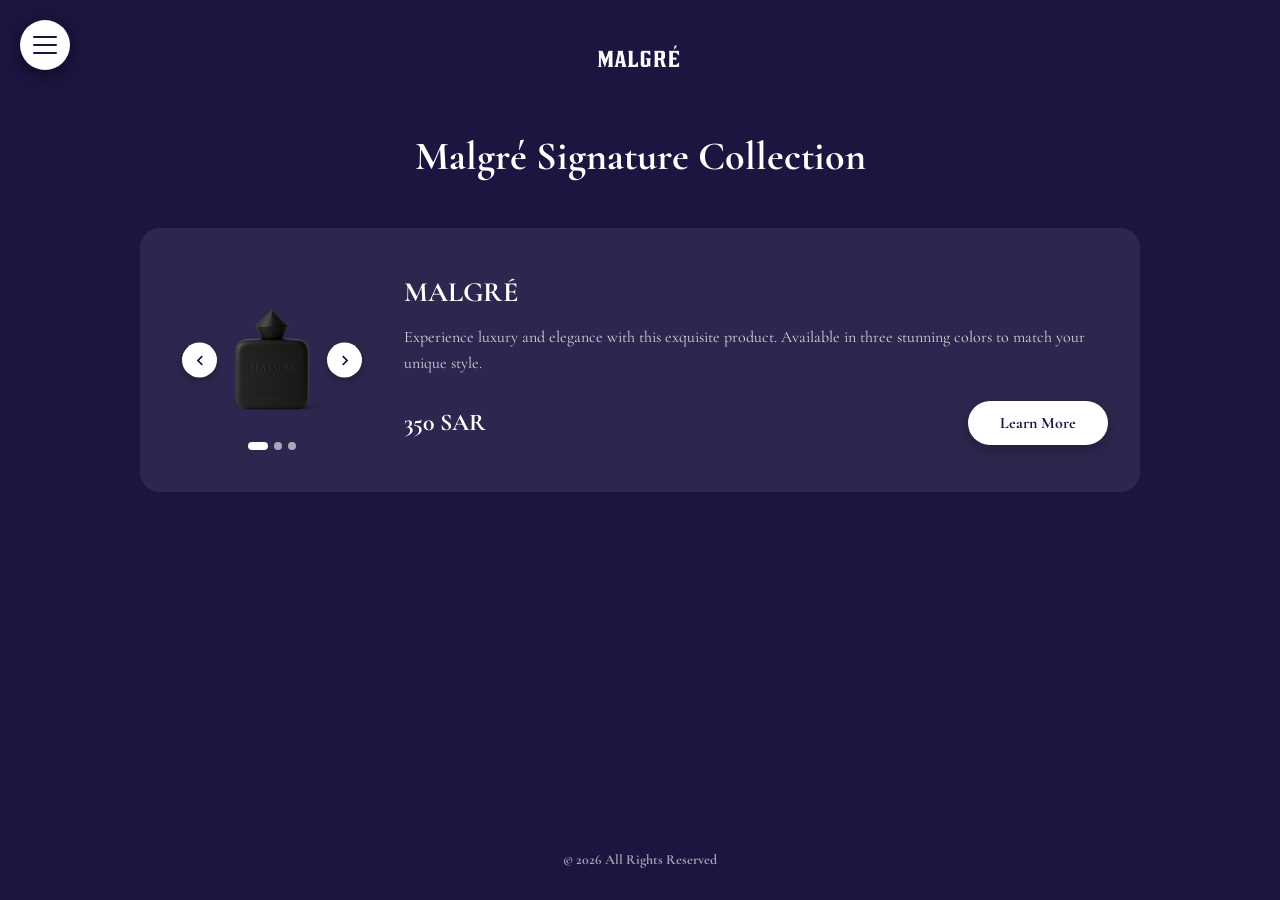
<file: products.html>
<!DOCTYPE html>
<html lang="en">
<head>
    <meta charset="UTF-8">
    <meta name="viewport" content="width=device-width, initial-scale=1.0">
    <title>Malgré Signature Products</title>
    <link href="https://fonts.googleapis.com/css2?family=Cormorant+Garamond:wght@400;600;700&display=swap" rel="stylesheet">
    <link rel="stylesheet" href="store-colors.css">
    <script src="store-images.js"></script>
    <script src="menu.js"></script>
    <style>
        * {
            margin: 0;
            padding: 0;
            box-sizing: border-box;
        }
        
        body {
            font-family: 'Cormorant Garamond', Georgia, serif;
            font-weight: 700;
            background-color: var(--bg-primary);
            min-height: 100vh;
        }
        
        .page-container {
            min-height: 100vh;
            display: flex;
            flex-direction: column;
            padding-top: 100px;
        }
        
        /* Logo at top center */
        .logo-container {
            position: absolute;
            top: 20px;
            left: 50%;
            transform: translateX(-50%);
            z-index: 100;
            cursor: pointer;
        }
        
        .logo-container img {
            height: 80px;
            width: auto;
        }
        
        /* Back Button */
        /* Menu Button */
        .menu-button {
            position: fixed;
            top: 20px;
            left: 20px;
            width: 50px;
            height: 50px;
            background: var(--btn-bg);
            border-radius: 50%;
            display: flex;
            align-items: center;
            justify-content: center;
            cursor: pointer;
            z-index: 1000;
            transition: all 0.3s ease;
            box-shadow: 0 4px 15px var(--shadow-heavy);
        }
        
        .menu-button:hover {
            transform: scale(1.1);
        }
        
        .menu-icon {
            width: 24px;
            height: 18px;
            display: flex;
            flex-direction: column;
            justify-content: space-between;
        }
        
        .menu-icon span {
            width: 100%;
            height: 2px;
            background: var(--btn-text);
            border-radius: 2px;
            transition: all 0.3s ease;
        }
        
        .menu-button.active .menu-icon span:nth-child(1) {
            transform: rotate(45deg) translateY(7px);
        }
        
        .menu-button.active .menu-icon span:nth-child(2) {
            opacity: 0;
        }
        
        .menu-button.active .menu-icon span:nth-child(3) {
            transform: rotate(-45deg) translateY(-7px);
        }
        
        /* Side Menu */
        .side-menu {
            position: fixed;
            bottom: -100%;
            left: 0;
            right: 0;
            width: 100%;
            max-width: 100%;
            height: 85vh;
            max-height: none;
            background: var(--menu-bg);
            box-shadow: 0 -5px 25px var(--shadow-heavy);
            z-index: 999;
            transition: bottom 0.4s ease;
            overflow-y: auto;
            padding: 30px;
            border-radius: 30px 30px 0 0;
        }
        
        .side-menu.active {
            bottom: 0;
        }
        
        .menu-overlay {
            position: fixed;
            top: 0;
            left: 0;
            width: 100%;
            height: 100%;
            background: var(--popup-overlay);
            z-index: 998;
            opacity: 0;
            visibility: hidden;
            pointer-events: none;
            transition: all 0.3s ease;
        }
        
        .menu-overlay.active {
            opacity: 1;
            visibility: visible;
            pointer-events: auto;
        }
        
        .menu-section {
            margin-bottom: 40px;
        }
        
        .menu-section-title {
            font-size: 14px;
            color: var(--text-light);
            text-transform: uppercase;
            letter-spacing: 2px;
            margin-bottom: 15px;
            font-weight: 700;
        }
        
        .menu-item {
            padding: 15px 20px;
            background: var(--card-bg);
            border-radius: 12px;
            margin-bottom: 10px;
            cursor: pointer;
            transition: all 0.3s ease;
            display: flex;
            align-items: center;
            font-size: 18px;
            color: var(--text-primary);
            box-shadow: 0 4px 15px rgba(0, 0, 0, 0.4);
        }
        
        .menu-item:hover {
            background: var(--card-hover-bg);
            transform: translateX(-5px);
            box-shadow: 0 8px 20px rgba(0, 0, 0, 0.5);
        }
        
        .menu-item.active {
            background: var(--card-active-bg);
            color: var(--card-active-text);
            box-shadow: 0 8px 20px rgba(0, 0, 0, 0.5);
        }
        
        /* Main content */
        main {
            flex: 1;
            padding: 2rem 1rem;
        }
        
        .page-title {
            text-align: center;
            font-size: 2.5rem;
            color: var(--text-primary);
            margin-bottom: 3rem;
        }
        
        .products-container {
            max-width: 1000px;
            width: 100%;
            margin: 0 auto;
            display: flex;
            flex-direction: column;
            gap: 2rem;
        }
        
        .product-item {
            display: flex;
            gap: 2rem;
            padding: 2rem;
            background: var(--card-bg);
            border-radius: 20px;
            transition: all 0.3s ease;
            cursor: pointer;
            align-items: center;
        }
        
        .product-item:hover {
            background: var(--card-hover-bg);
            transform: translateY(-5px);
            box-shadow: 0 10px 30px var(--shadow-medium);
        }
        
        .product-image-container {
            flex-shrink: 0;
            width: 200px;
            height: 200px;
            display: flex;
            align-items: center;
            justify-content: center;
            background: transparent;
            border-radius: 15px;
            padding: 1rem;
            position: relative;
        }
        
        .product-image-container img {
            max-width: 100%;
            max-height: 100%;
            object-fit: contain;
        }
        
        /* Carousel navigation arrows */
        .carousel-arrow {
            position: absolute;
            width: 35px;
            height: 35px;
            background: var(--btn-bg);
            border-radius: 50%;
            display: flex;
            align-items: center;
            justify-content: center;
            cursor: pointer;
            z-index: 10;
            transition: all 0.3s ease;
            box-shadow: 0 2px 10px var(--shadow-medium);
            /* Better touch targets */
            -webkit-tap-highlight-color: transparent;
            user-select: none;
        }
        
        .carousel-arrow:active {
            transform: scale(0.95);
            box-shadow: 0 1px 5px var(--shadow-medium);
        }
        
        .carousel-arrow:hover {
            transform: scale(1.1);
            box-shadow: 0 4px 15px var(--shadow-heavy);
        }
        
        .carousel-arrow svg {
            width: 20px;
            height: 20px;
            fill: var(--btn-text);
            pointer-events: none;
        }
        
        .carousel-arrow.left {
            left: 10px;
            top: 50%;
            transform: translateY(-50%);
        }
        
        .carousel-arrow.left:hover {
            transform: translateY(-50%) scale(1.1);
        }
        
        .carousel-arrow.left:active {
            transform: translateY(-50%) scale(0.95);
        }
        
        .carousel-arrow.right {
            right: 10px;
            top: 50%;
            transform: translateY(-50%);
        }
        
        .carousel-arrow.right:hover {
            transform: translateY(-50%) scale(1.1);
        }
        
        .carousel-arrow.right:active {
            transform: translateY(-50%) scale(0.95);
        }
        
        /* Carousel dots indicator */
        .carousel-dots {
            position: absolute;
            bottom: 5px;
            left: 50%;
            transform: translateX(-50%);
            display: flex;
            gap: 6px;
            z-index: 10;
            padding: 5px;
        }
        
        .carousel-dot {
            width: 8px;
            height: 8px;
            border-radius: 50%;
            background: var(--text-light);
            cursor: pointer;
            transition: all 0.3s ease;
            /* Better touch targets */
            -webkit-tap-highlight-color: transparent;
            user-select: none;
            min-width: 8px;
        }
        
        .carousel-dot:active {
            transform: scale(0.9);
        }
        
        .carousel-dot.active {
            background: var(--text-primary);
            width: 20px;
            border-radius: 4px;
        }
        
        .product-details {
            flex: 1;
            display: flex;
            flex-direction: column;
            gap: 1rem;
        }
        
        .product-title {
            font-size: 1.75rem;
            font-weight: 700;
            color: var(--text-primary);
        }
        
        .product-description {
            font-size: 1rem;
            color: var(--text-secondary);
            line-height: 1.6;
            font-weight: 400;
        }
        
        .product-footer {
            display: flex;
            justify-content: space-between;
            align-items: center;
            margin-top: 0.5rem;
        }
        
        .product-price {
            font-size: 1.5rem;
            font-weight: 700;
            color: var(--text-primary);
        }
        
        .learn-more-btn {
            padding: 0.75rem 2rem;
            background: var(--btn-bg);
            color: var(--btn-text);
            border: none;
            border-radius: 50px;
            font-size: 1rem;
            font-weight: 700;
            font-family: 'Cormorant Garamond', Georgia, serif;
            cursor: pointer;
            transition: all 0.3s ease;
            box-shadow: 0 4px 15px var(--shadow-medium);
        }
        
        .learn-more-btn:hover {
            transform: scale(1.05);
            box-shadow: 0 6px 20px var(--shadow-heavy);
        }
        
        .learn-more-btn:active {
            transform: scale(0.98);
        }
        
        /* Footer */
        footer {
            padding: 2rem;
            text-align: center;
        }
        
        .footer-text {
            color: var(--text-light);
            font-size: 0.875rem;
        }
        
        /* Mobile Responsive */
        @media (max-width: 768px) {
            .logo-container img {
                height: 60px;
            }
            
            .menu-button {
                width: 45px;
                height: 45px;
                top: 15px;
                left: 15px;
            }
            
            /* Side menu on mobile */
            .side-menu {
                height: 85vh;
                max-height: none;
                padding: 20px;
            }
            
            .page-container {
                padding-top: 90px;
            }
            
            .page-title {
                font-size: 2rem;
                margin-bottom: 2rem;
            }
            
            .products-container {
                gap: 1.5rem;
                padding: 0 1rem;
            }
            
            .product-item {
                flex-direction: column;
                padding: 1.5rem;
                gap: 1.5rem;
            }
            
            .product-image-container {
                width: 100%;
                height: 250px;
            }
            
            .carousel-arrow {
                width: 32px;
                height: 32px;
            }
            
            .carousel-arrow svg {
                width: 18px;
                height: 18px;
            }
            
            .carousel-arrow.left {
                left: 10px;
            }
            
            .carousel-arrow.right {
                right: 10px;
            }
            
            .carousel-dots {
                bottom: 10px;
                padding: 8px;
            }
            
            .carousel-dot {
                width: 10px;
                height: 10px;
                min-width: 10px;
            }
            
            .carousel-dot.active {
                width: 24px;
            }
            
            .product-title {
                font-size: 1.5rem;
            }
            
            .product-description {
                font-size: 0.95rem;
            }
            
            .product-footer {
                flex-direction: column;
                gap: 1rem;
                align-items: stretch;
            }
            
            .product-price {
                text-align: center;
                font-size: 1.25rem;
            }
            
            .learn-more-btn {
                width: 100%;
            }
        }
        
        @media (max-width: 480px) {
            .logo-container img {
                height: 50px;
            }
            
            .menu-button {
                width: 40px;
                height: 40px;
                top: 10px;
                left: 10px;
            }
            
            .page-title {
                font-size: 1.75rem;
            }
            
            .product-item {
                padding: 1rem;
            }
            
            .product-image-container {
                height: 200px;
            }
            
            .carousel-arrow {
                width: 30px;
                height: 30px;
            }
            
            .carousel-arrow svg {
                width: 16px;
                height: 16px;
            }
            
            .carousel-arrow.left {
                left: 8px;
            }
            
            .carousel-arrow.right {
                right: 8px;
            }
            
            .carousel-dots {
                bottom: 8px;
            }
        }
    </style>
</head>
<body>
    <!-- Logo -->
    <div class="logo-container" onclick="window.location.href='index.html'">
        <img src="L2.png" alt="Malgré Logo" data-image="logo-main">
    </div>
    
    <!-- Menu Button -->
    <div class="menu-button" id="menuButton" onclick="toggleMenu()">
        <div class="menu-icon">
            <span></span>
            <span></span>
            <span></span>
        </div>
    </div>

    <!-- Menu Overlay -->
    <div class="menu-overlay" id="menuOverlay" onclick="toggleMenu()"></div>

    <!-- Side Menu -->
    <div class="side-menu" id="sideMenu">
        <!-- Menu content will be loaded by menu.js -->
    </div>
    
    <div class="page-container">
        <!-- Main Content -->
        <main>
            <h1 class="page-title">Malgré Signature Collection</h1>
            
            <div class="products-container">
                <!-- Product 1 -->
                <div class="product-item" onclick="goToProduct('product1', event)">
                    <div class="product-image-container">
                        <img src="P1.png" alt="MALGRÉ" class="product-carousel-image" data-product="product1">
                        
                        <!-- Carousel Arrows -->
                        <div class="carousel-arrow left" onclick="event.stopPropagation(); changeProductImage('product1', -1)">
                            <svg viewBox="0 0 24 24">
                                <path d="M15.41 7.41L14 6l-6 6 6 6 1.41-1.41L10.83 12z"/>
                            </svg>
                        </div>
                        <div class="carousel-arrow right" onclick="event.stopPropagation(); changeProductImage('product1', 1)">
                            <svg viewBox="0 0 24 24">
                                <path d="M10 6L8.59 7.41 13.17 12l-4.58 4.59L10 18l6-6z"/>
                            </svg>
                        </div>
                        
                        <!-- Carousel Dots -->
                        <div class="carousel-dots">
                            <div class="carousel-dot active" data-product="product1" data-index="0" onclick="event.stopPropagation(); setProductImage('product1', 0)"></div>
                            <div class="carousel-dot" data-product="product1" data-index="1" onclick="event.stopPropagation(); setProductImage('product1', 1)"></div>
                            <div class="carousel-dot" data-product="product1" data-index="2" onclick="event.stopPropagation(); setProductImage('product1', 2)"></div>
                        </div>
                    </div>
                    <div class="product-details">
                        <h3 class="product-title">MALGRÉ</h3>
                        <p class="product-description">Experience luxury and elegance with this exquisite product. Available in three stunning colors to match your unique style.</p>
                        <div class="product-footer">
                            <div class="product-price" data-product="product1">350 SAR</div>
                            <button class="learn-more-btn" onclick="event.stopPropagation(); window.location.href='product.html?product=product1'">Learn More</button>
                        </div>
                    </div>
                </div>
            </div>
        </main>
        
        <!-- Footer -->
        <footer>
            <p class="footer-text">© 2026 All Rights Reserved</p>
        </footer>
    </div>

    <script>
        // toggleMenu function is now in menu.js
        
        // Get country from localStorage
        let currentCountry = 'sa'; // Default to Saudi Arabia
        
        const content = {
            sa: {
                name: 'Saudi Arabia',
                currency: 'SAR',
                products: {
                    product1: 350
                }
            }
        };
        
        // Product images data
        const productImages = {
            product1: ['P1.png', 'P2.png', 'P3.png']
        };
        
        // Current image index for each product
        const currentImageIndex = {
            product1: 0
        };
        
        // Change product image (next/previous)
        function changeProductImage(productId, direction) {
            const images = productImages[productId];
            const maxIndex = images.length - 1;
            
            // Update index
            currentImageIndex[productId] += direction;
            
            // Loop around
            if (currentImageIndex[productId] > maxIndex) {
                currentImageIndex[productId] = 0;
            } else if (currentImageIndex[productId] < 0) {
                currentImageIndex[productId] = maxIndex;
            }
            
            // Update image and dots
            updateProductDisplay(productId);
        }
        
        // Set product image directly
        function setProductImage(productId, index) {
            currentImageIndex[productId] = index;
            updateProductDisplay(productId);
        }
        
        // Update product image and dots
        function updateProductDisplay(productId) {
            const images = productImages[productId];
            const currentIndex = currentImageIndex[productId];
            
            // Update image
            const imgElement = document.querySelector(`img[data-product="${productId}"]`);
            if (imgElement) {
                imgElement.src = images[currentIndex];
            }
            
            // Update dots
            const dots = document.querySelectorAll(`.carousel-dot[data-product="${productId}"]`);
            dots.forEach((dot, index) => {
                if (index === currentIndex) {
                    dot.classList.add('active');
                } else {
                    dot.classList.remove('active');
                }
            });
        }
        
        // Go to product page
        function goToProduct(productId, event) {
            // Only navigate if clicking on the card itself, not arrows/dots/button
            if (event.target.closest('.carousel-arrow') || 
                event.target.closest('.carousel-dot') || 
                event.target.closest('.learn-more-btn')) {
                return;
            }
            window.location.href = `product.html?product=${productId}`;
        }
        
        // Update product prices based on country
        function updateProductPrices() {
            const data = content[currentCountry];
            const priceElements = document.querySelectorAll('[data-product]');
            
            priceElements.forEach(element => {
                const productKey = element.getAttribute('data-product');
                if (data.products[productKey] && element.classList.contains('product-price')) {
                    element.textContent = `${data.products[productKey]} ${data.currency}`;
                }
            });
        }
        
        // Initialize prices
        updateProductPrices();
    </script>
</body>
</html>
</file>
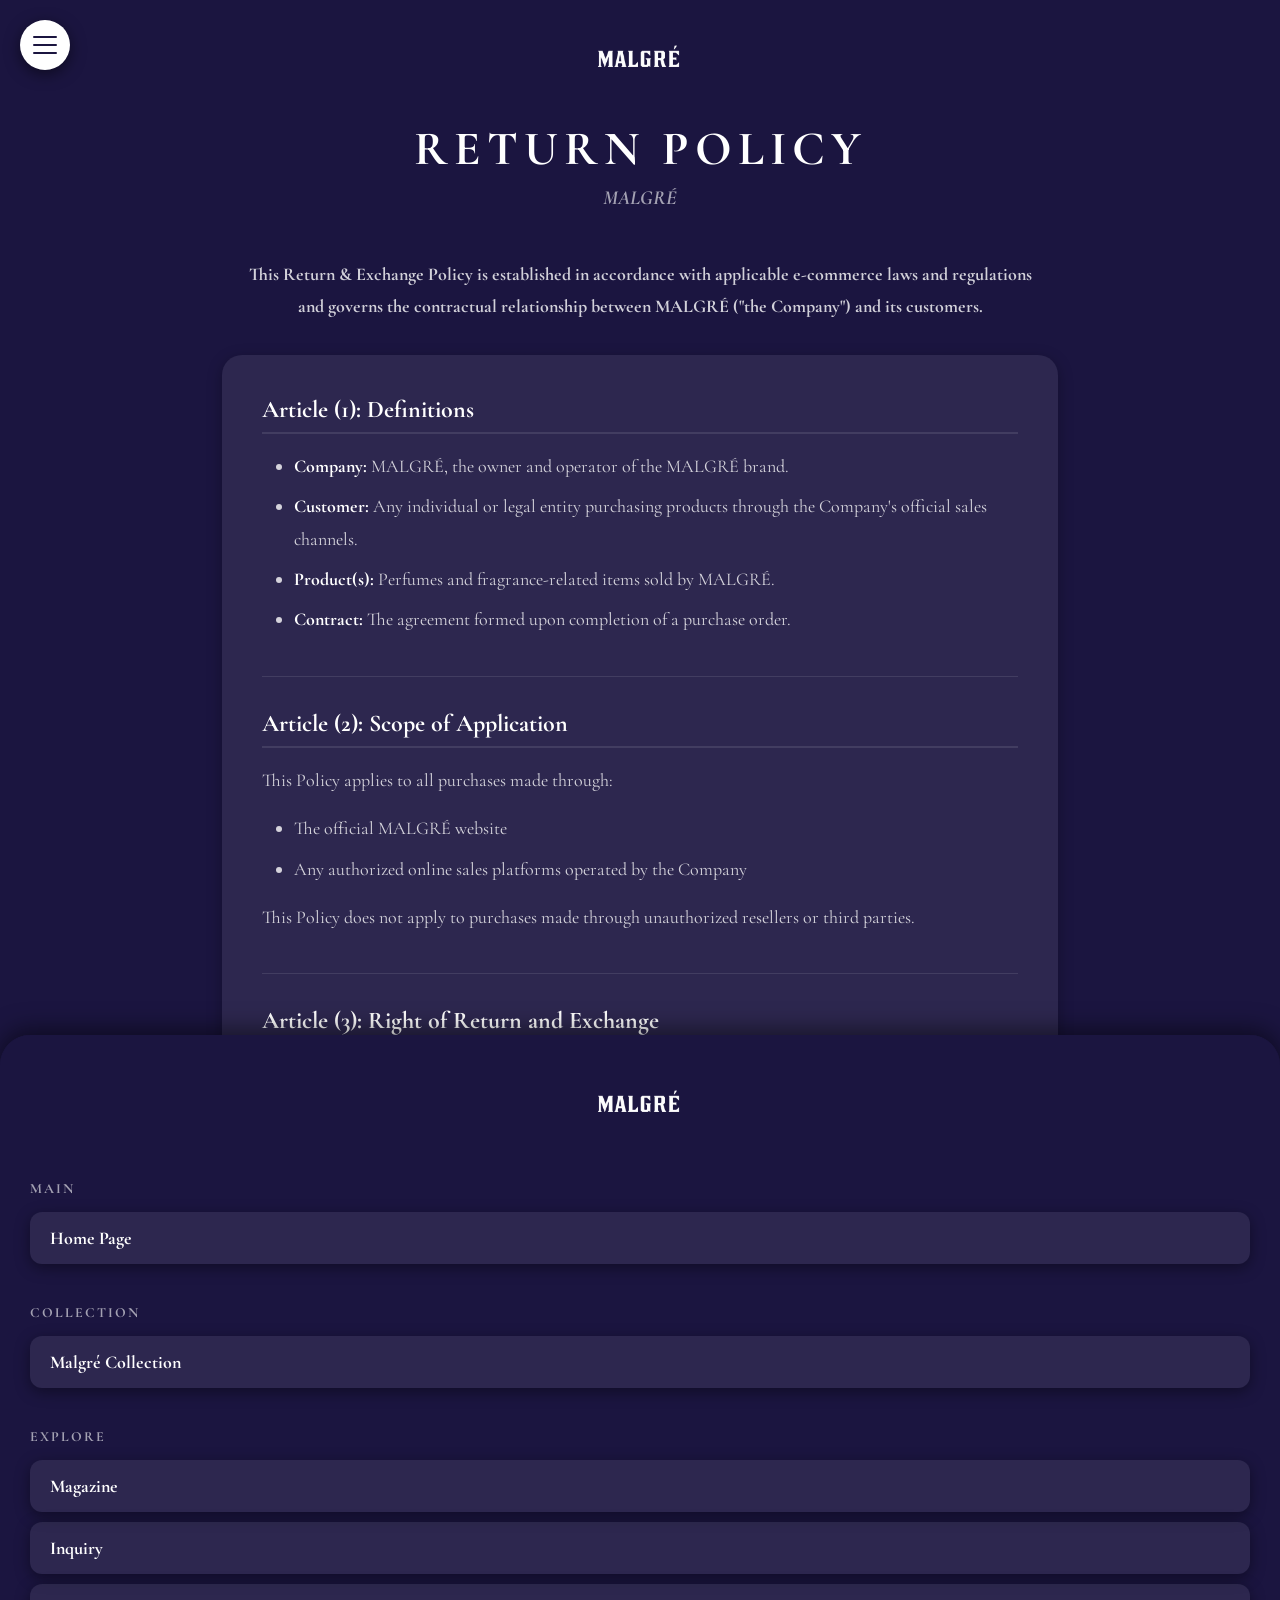
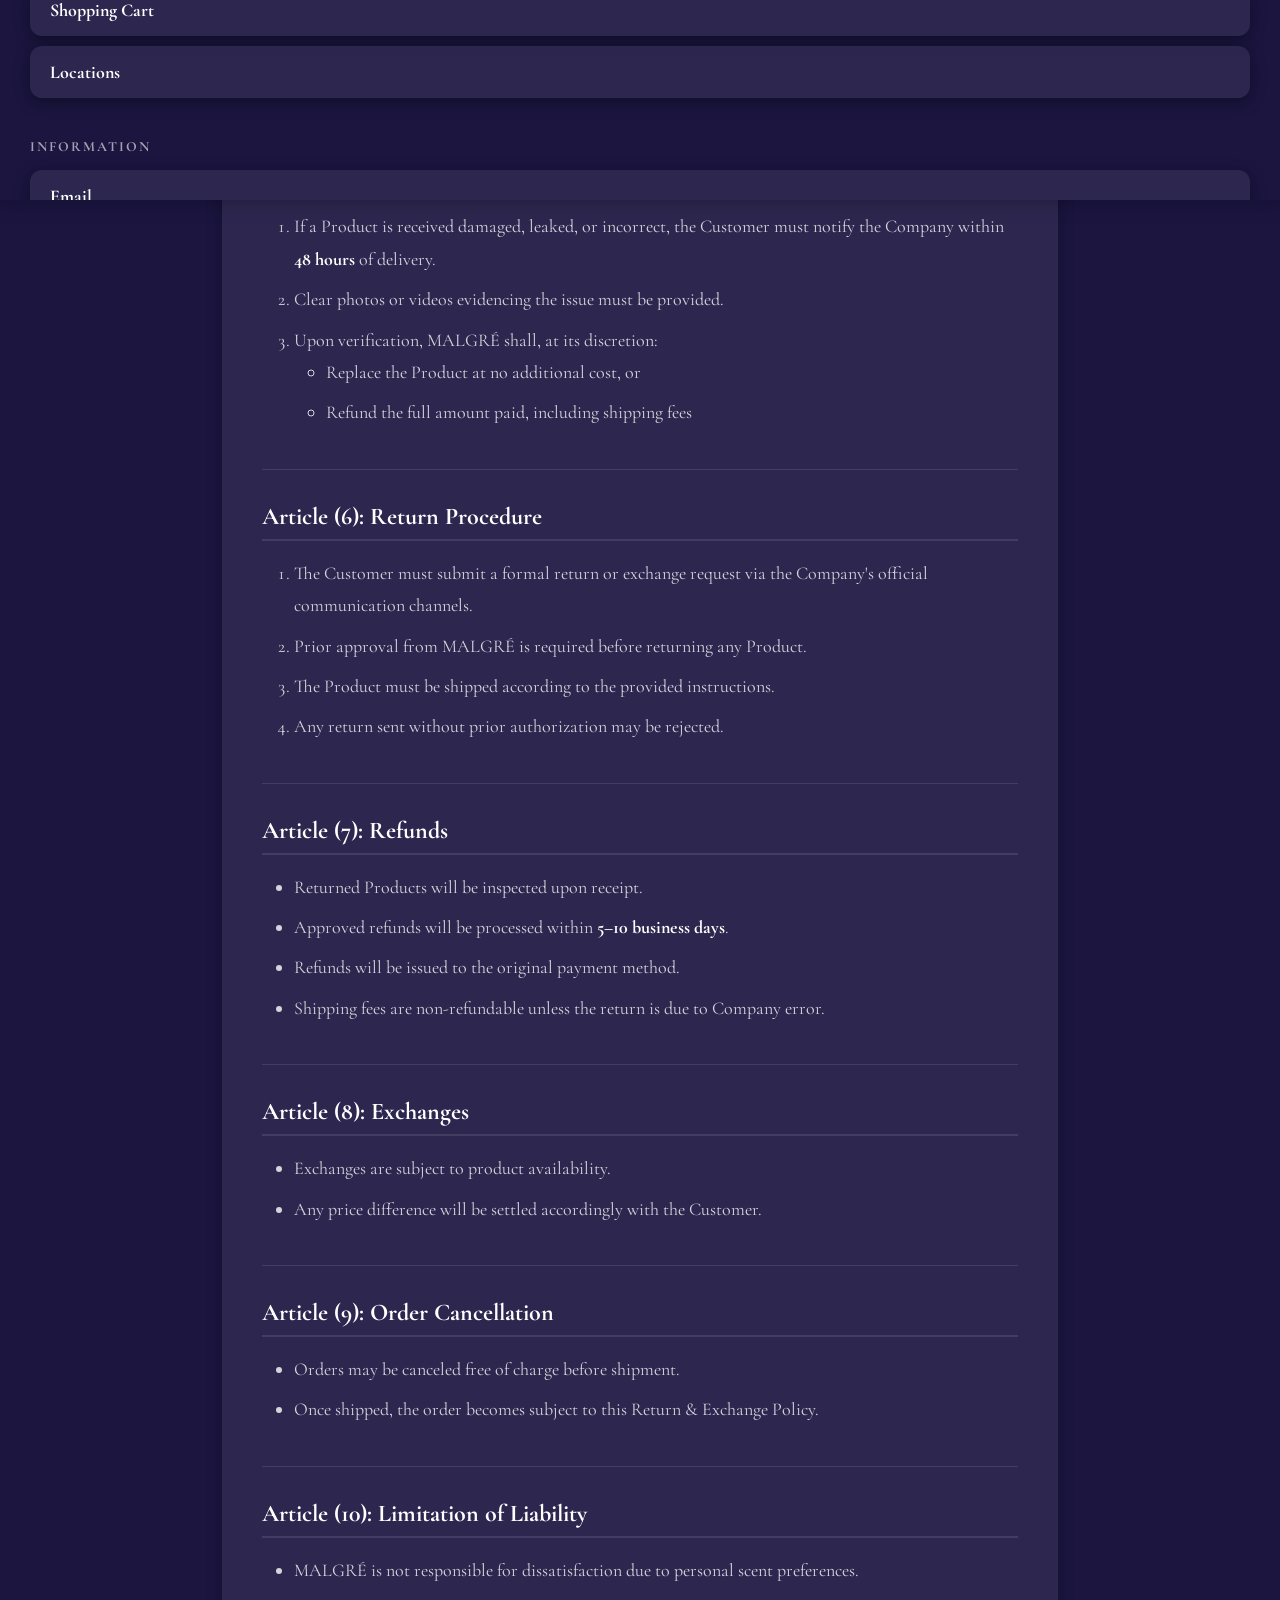
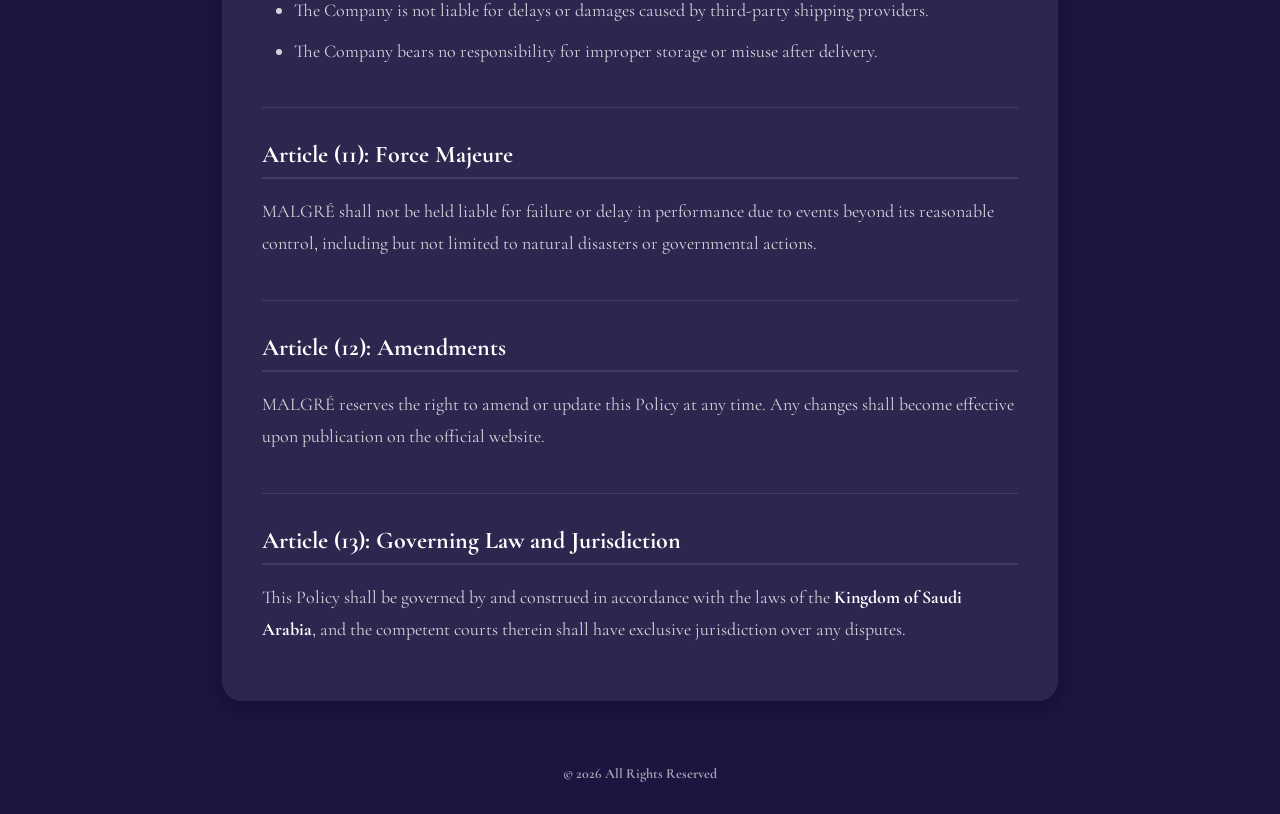
<file: returns.html>
<!DOCTYPE html>
<html lang="en">
<head>
    <meta charset="UTF-8">
    <meta name="viewport" content="width=device-width, initial-scale=1.0">
    <title>Return Policy - Malgré</title>
    <link href="https://fonts.googleapis.com/css2?family=Cormorant+Garamond:wght@400;600;700&display=swap" rel="stylesheet">
    <link rel="stylesheet" href="store-colors.css">
    <script src="store-images.js"></script>
    <script src="menu.js"></script>
    <style>
        * {
            margin: 0;
            padding: 0;
            box-sizing: border-box;
        }
        
        body {
            font-family: 'Cormorant Garamond', Georgia, serif;
            font-weight: 700;
            background-color: var(--bg-primary);
            min-height: 100vh;
            display: flex;
            flex-direction: column;
        }
        
        /* Logo at top center */
        .logo-container {
            position: absolute;
            top: 20px;
            left: 50%;
            transform: translateX(-50%);
            z-index: 100;
            cursor: pointer;
        }
        
        .logo-container img {
            height: 80px;
            width: auto;
        }
        
        /* Menu Button */
        .menu-button {
            position: fixed;
            top: 20px;
            left: 20px;
            width: 50px;
            height: 50px;
            background: var(--btn-bg);
            border-radius: 50%;
            display: flex;
            align-items: center;
            justify-content: center;
            cursor: pointer;
            z-index: 1000;
            transition: all 0.3s ease;
            box-shadow: 0 4px 15px var(--shadow-heavy);
        }
        
        .menu-button:hover {
            transform: scale(1.1);
        }
        
        .menu-icon {
            width: 24px;
            height: 18px;
            display: flex;
            flex-direction: column;
            justify-content: space-between;
        }
        
        .menu-icon span {
            width: 100%;
            height: 2px;
            background: var(--btn-text);
            border-radius: 2px;
            transition: all 0.3s ease;
        }
        
        .menu-button.active .menu-icon span:nth-child(1) {
            transform: rotate(45deg) translateY(7px);
        }
        
        .menu-button.active .menu-icon span:nth-child(2) {
            opacity: 0;
        }
        
        .menu-button.active .menu-icon span:nth-child(3) {
            transform: rotate(-45deg) translateY(-7px);
        }
        
        /* Side Menu */
        .side-menu {
            position: fixed;
            bottom: -100%;
            left: 0;
            right: 0;
            width: 100%;
            max-width: 100%;
            height: 85vh;
            max-height: none;
            background: var(--menu-bg);
            box-shadow: 0 -5px 25px var(--shadow-heavy);
            z-index: 999;
            transition: bottom 0.4s ease;
            overflow-y: auto;
            padding: 30px;
            border-radius: 30px 30px 0 0;
        }
        
        .side-menu.active {
            bottom: 0;
        }
        
        .menu-overlay {
            position: fixed;
            top: 0;
            left: 0;
            width: 100%;
            height: 100%;
            background: var(--popup-overlay);
            z-index: 998;
            opacity: 0;
            visibility: hidden;
            pointer-events: none;
            transition: all 0.3s ease;
        }
        
        .menu-overlay.active {
            opacity: 1;
            visibility: visible;
            pointer-events: auto;
        }
        
        .menu-section {
            margin-bottom: 40px;
        }
        
        .menu-section-title {
            font-size: 14px;
            color: var(--text-light);
            text-transform: uppercase;
            letter-spacing: 2px;
            margin-bottom: 15px;
            font-weight: 700;
        }
        
        .menu-item {
            padding: 15px 20px;
            background: var(--card-bg);
            border-radius: 12px;
            margin-bottom: 10px;
            cursor: pointer;
            transition: all 0.3s ease;
            display: flex;
            align-items: center;
            font-size: 18px;
            color: var(--text-primary);
            box-shadow: 0 4px 15px rgba(0, 0, 0, 0.4);
        }
        
        .menu-item:hover {
            background: var(--card-hover-bg);
            transform: translateX(-5px);
            box-shadow: 0 8px 20px rgba(0, 0, 0, 0.5);
        }
        
        .menu-item.active {
            background: var(--card-active-bg);
            color: var(--card-active-text);
            box-shadow: 0 8px 20px rgba(0, 0, 0, 0.5);
        }
        
        /* Main Content */
        .page-container {
            flex: 1;
            display: flex;
            flex-direction: column;
            padding: 120px 2rem 2rem;
            max-width: 900px;
            margin: 0 auto;
            width: 100%;
        }
        
        .policy-header {
            text-align: center;
            margin-bottom: 3rem;
        }
        
        .policy-title {
            font-size: 3rem;
            font-weight: 700;
            color: var(--text-primary);
            letter-spacing: 6px;
            margin-bottom: 0.5rem;
            text-transform: uppercase;
        }
        
        .policy-subtitle {
            font-size: 1.25rem;
            color: var(--text-light);
            font-style: italic;
        }
        
        .policy-intro {
            font-size: 1.125rem;
            color: var(--text-secondary);
            line-height: 1.8;
            margin-bottom: 2rem;
            text-align: center;
            padding: 0 1rem;
        }
        
        .policy-content {
            background: var(--card-bg);
            border-radius: 20px;
            padding: 2.5rem;
            box-shadow: 0 4px 15px var(--shadow-medium);
        }
        
        .policy-article {
            margin-bottom: 2.5rem;
        }
        
        .policy-article:last-child {
            margin-bottom: 0;
        }
        
        .article-title {
            font-size: 1.5rem;
            font-weight: 700;
            color: var(--text-primary);
            margin-bottom: 1rem;
            padding-bottom: 0.5rem;
            border-bottom: 2px solid rgba(255, 255, 255, 0.1);
        }
        
        .article-content {
            font-size: 1.125rem;
            color: var(--text-secondary);
            line-height: 1.8;
            font-weight: 400;
        }
        
        .article-content p {
            margin-bottom: 1rem;
        }
        
        .article-content ul,
        .article-content ol {
            margin-left: 2rem;
            margin-bottom: 1rem;
        }
        
        .article-content li {
            margin-bottom: 0.5rem;
            line-height: 1.8;
        }
        
        .article-content strong {
            color: var(--text-primary);
            font-weight: 700;
        }
        
        .divider {
            border: none;
            border-top: 1px solid rgba(255, 255, 255, 0.1);
            margin: 2rem 0;
        }
        
        /* Footer */
        footer {
            padding: 2rem;
            text-align: center;
        }
        
        .footer-text {
            color: var(--text-light);
            font-size: 0.875rem;
        }
        
        /* Responsive */
        @media (max-width: 768px) {
            .logo-container img {
                height: 60px;
            }
            
            .menu-button {
                width: 45px;
                height: 45px;
                top: 15px;
                left: 15px;
            }
            
            .side-menu {
                height: 85vh;
                max-height: none;
                padding: 20px;
            }
            
            .page-container {
                padding: 100px 1.5rem 2rem;
            }
            
            .policy-title {
                font-size: 2rem;
                letter-spacing: 4px;
            }
            
            .policy-subtitle {
                font-size: 1rem;
            }
            
            .policy-content {
                padding: 1.5rem;
            }
            
            .article-title {
                font-size: 1.25rem;
            }
            
            .article-content {
                font-size: 1rem;
            }
            
            .article-content ul,
            .article-content ol {
                margin-left: 1.5rem;
            }
        }
    </style>
</head>
<body>
    <!-- Logo -->
    <div class="logo-container" onclick="window.location.href='index.html'">
        <img src="L2.png" alt="Malgré Logo" data-image="logo-main">
    </div>
    
    <!-- Menu Button -->
    <div class="menu-button" id="menuButton" onclick="toggleMenu()">
        <div class="menu-icon">
            <span></span>
            <span></span>
            <span></span>
        </div>
    </div>

    <!-- Menu Overlay -->
    <div class="menu-overlay" id="menuOverlay" onclick="toggleMenu()"></div>

    <!-- Side Menu -->
    <div class="side-menu" id="sideMenu">
        <!-- Menu content will be loaded by menu.js -->
    </div>
    
    <!-- Main Content -->
    <div class="page-container">
        <div class="policy-header">
            <h1 class="policy-title">Return Policy</h1>
            <p class="policy-subtitle">MALGRÉ</p>
        </div>
        
        <p class="policy-intro">
            This Return & Exchange Policy is established in accordance with applicable e-commerce laws and regulations 
            and governs the contractual relationship between MALGRÉ ("the Company") and its customers.
        </p>
        
        <div class="policy-content">
            <!-- Article 1 -->
            <div class="policy-article">
                <h2 class="article-title">Article (1): Definitions</h2>
                <div class="article-content">
                    <ul>
                        <li><strong>Company:</strong> MALGRÉ, the owner and operator of the MALGRÉ brand.</li>
                        <li><strong>Customer:</strong> Any individual or legal entity purchasing products through the Company's official sales channels.</li>
                        <li><strong>Product(s):</strong> Perfumes and fragrance-related items sold by MALGRÉ.</li>
                        <li><strong>Contract:</strong> The agreement formed upon completion of a purchase order.</li>
                    </ul>
                </div>
            </div>

            <hr class="divider">

            <!-- Article 2 -->
            <div class="policy-article">
                <h2 class="article-title">Article (2): Scope of Application</h2>
                <div class="article-content">
                    <p>This Policy applies to all purchases made through:</p>
                    <ul>
                        <li>The official MALGRÉ website</li>
                        <li>Any authorized online sales platforms operated by the Company</li>
                    </ul>
                    <p>This Policy does not apply to purchases made through unauthorized resellers or third parties.</p>
                </div>
            </div>

            <hr class="divider">

            <!-- Article 3 -->
            <div class="policy-article">
                <h2 class="article-title">Article (3): Right of Return and Exchange</h2>
                <div class="article-content">
                    <ol>
                        <li>The Customer has the right to request a return or exchange within <strong>7 calendar days</strong> from the date of receipt, in accordance with applicable e-commerce regulations.</li>
                        <li>To be eligible, the Product must:
                            <ul>
                                <li>Be unused, unopened, and untested</li>
                                <li>Be in its original condition and packaging</li>
                                <li>Include all accessories, labels, and proof of purchase</li>
                            </ul>
                        </li>
                    </ol>
                </div>
            </div>

            <hr class="divider">

            <!-- Article 4 -->
            <div class="policy-article">
                <h2 class="article-title">Article (4): Non-Returnable Items</h2>
                <div class="article-content">
                    <p>For health, hygiene, and quality control reasons, returns or exchanges will not be accepted in the following cases:</p>
                    <ul>
                        <li>Products that have been opened, used, or tampered with</li>
                        <li>Consumable goods that cannot be returned for sanitary reasons</li>
                        <li>Discounted items, promotional offers, or final sale items</li>
                        <li>Complimentary samples or gifts</li>
                        <li>Requests submitted after the legal return period</li>
                    </ul>
                </div>
            </div>

            <hr class="divider">

            <!-- Article 5 -->
            <div class="policy-article">
                <h2 class="article-title">Article (5): Damaged or Incorrect Products</h2>
                <div class="article-content">
                    <ol>
                        <li>If a Product is received damaged, leaked, or incorrect, the Customer must notify the Company within <strong>48 hours</strong> of delivery.</li>
                        <li>Clear photos or videos evidencing the issue must be provided.</li>
                        <li>Upon verification, MALGRÉ shall, at its discretion:
                            <ul>
                                <li>Replace the Product at no additional cost, or</li>
                                <li>Refund the full amount paid, including shipping fees</li>
                            </ul>
                        </li>
                    </ol>
                </div>
            </div>

            <hr class="divider">

            <!-- Article 6 -->
            <div class="policy-article">
                <h2 class="article-title">Article (6): Return Procedure</h2>
                <div class="article-content">
                    <ol>
                        <li>The Customer must submit a formal return or exchange request via the Company's official communication channels.</li>
                        <li>Prior approval from MALGRÉ is required before returning any Product.</li>
                        <li>The Product must be shipped according to the provided instructions.</li>
                        <li>Any return sent without prior authorization may be rejected.</li>
                    </ol>
                </div>
            </div>

            <hr class="divider">

            <!-- Article 7 -->
            <div class="policy-article">
                <h2 class="article-title">Article (7): Refunds</h2>
                <div class="article-content">
                    <ul>
                        <li>Returned Products will be inspected upon receipt.</li>
                        <li>Approved refunds will be processed within <strong>5–10 business days</strong>.</li>
                        <li>Refunds will be issued to the original payment method.</li>
                        <li>Shipping fees are non-refundable unless the return is due to Company error.</li>
                    </ul>
                </div>
            </div>

            <hr class="divider">

            <!-- Article 8 -->
            <div class="policy-article">
                <h2 class="article-title">Article (8): Exchanges</h2>
                <div class="article-content">
                    <ul>
                        <li>Exchanges are subject to product availability.</li>
                        <li>Any price difference will be settled accordingly with the Customer.</li>
                    </ul>
                </div>
            </div>

            <hr class="divider">

            <!-- Article 9 -->
            <div class="policy-article">
                <h2 class="article-title">Article (9): Order Cancellation</h2>
                <div class="article-content">
                    <ul>
                        <li>Orders may be canceled free of charge before shipment.</li>
                        <li>Once shipped, the order becomes subject to this Return & Exchange Policy.</li>
                    </ul>
                </div>
            </div>

            <hr class="divider">

            <!-- Article 10 -->
            <div class="policy-article">
                <h2 class="article-title">Article (10): Limitation of Liability</h2>
                <div class="article-content">
                    <ul>
                        <li>MALGRÉ is not responsible for dissatisfaction due to personal scent preferences.</li>
                        <li>The Company is not liable for delays or damages caused by third-party shipping providers.</li>
                        <li>The Company bears no responsibility for improper storage or misuse after delivery.</li>
                    </ul>
                </div>
            </div>

            <hr class="divider">

            <!-- Article 11 -->
            <div class="policy-article">
                <h2 class="article-title">Article (11): Force Majeure</h2>
                <div class="article-content">
                    <p>MALGRÉ shall not be held liable for failure or delay in performance due to events beyond its reasonable control, including but not limited to natural disasters or governmental actions.</p>
                </div>
            </div>

            <hr class="divider">

            <!-- Article 12 -->
            <div class="policy-article">
                <h2 class="article-title">Article (12): Amendments</h2>
                <div class="article-content">
                    <p>MALGRÉ reserves the right to amend or update this Policy at any time. Any changes shall become effective upon publication on the official website.</p>
                </div>
            </div>

            <hr class="divider">

            <!-- Article 13 -->
            <div class="policy-article">
                <h2 class="article-title">Article (13): Governing Law and Jurisdiction</h2>
                <div class="article-content">
                    <p>This Policy shall be governed by and construed in accordance with the laws of the <strong>Kingdom of Saudi Arabia</strong>, and the competent courts therein shall have exclusive jurisdiction over any disputes.</p>
                </div>
            </div>
        </div>
    </div>

    <!-- Footer -->
    <footer>
        <p class="footer-text">© 2026 All Rights Reserved</p>
    </footer>
</body>
</html>
</file>
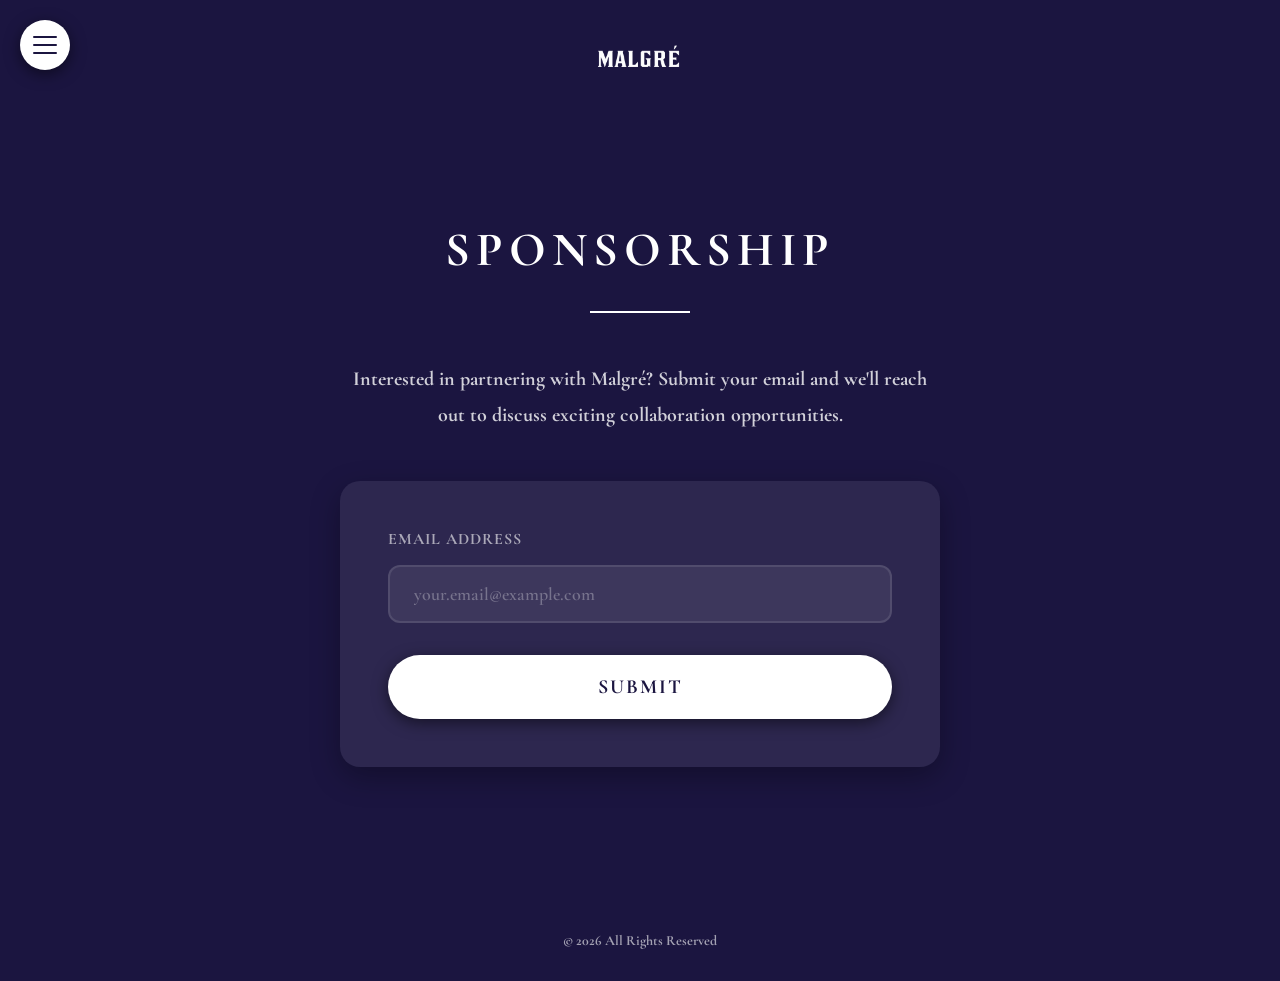
<file: sponsorship.html>
<!DOCTYPE html>
<html lang="en">
<head>
    <meta charset="UTF-8">
    <meta name="viewport" content="width=device-width, initial-scale=1.0">
    <title>Sponsorship - Malgré</title>
    <link href="https://fonts.googleapis.com/css2?family=Cormorant+Garamond:wght@400;600;700&display=swap" rel="stylesheet">
    <link rel="stylesheet" href="store-colors.css">
    <script src="store-images.js"></script>
    <script src="menu.js"></script>
    <style>
        * {
            margin: 0;
            padding: 0;
            box-sizing: border-box;
        }
        
        body {
            font-family: 'Cormorant Garamond', Georgia, serif;
            font-weight: 700;
            background-color: var(--bg-primary);
            min-height: 100vh;
            display: flex;
            flex-direction: column;
        }
        
        /* Logo at top center */
        .logo-container {
            position: absolute;
            top: 20px;
            left: 50%;
            transform: translateX(-50%);
            z-index: 100;
            cursor: pointer;
        }
        
        .logo-container img {
            height: 80px;
            width: auto;
        }
        
        /* Menu Button */
        .menu-button {
            position: fixed;
            top: 20px;
            left: 20px;
            width: 50px;
            height: 50px;
            background: var(--btn-bg);
            border-radius: 50%;
            display: flex;
            align-items: center;
            justify-content: center;
            cursor: pointer;
            z-index: 1000;
            transition: all 0.3s ease;
            box-shadow: 0 4px 15px var(--shadow-heavy);
        }
        
        .menu-button:hover {
            transform: scale(1.1);
        }
        
        .menu-icon {
            width: 24px;
            height: 18px;
            display: flex;
            flex-direction: column;
            justify-content: space-between;
        }
        
        .menu-icon span {
            width: 100%;
            height: 2px;
            background: var(--btn-text);
            border-radius: 2px;
            transition: all 0.3s ease;
        }
        
        .menu-button.active .menu-icon span:nth-child(1) {
            transform: rotate(45deg) translateY(7px);
        }
        
        .menu-button.active .menu-icon span:nth-child(2) {
            opacity: 0;
        }
        
        .menu-button.active .menu-icon span:nth-child(3) {
            transform: rotate(-45deg) translateY(-7px);
        }
        
        /* Side Menu */
        .side-menu {
            position: fixed;
            bottom: -100%;
            left: 0;
            right: 0;
            width: 100%;
            max-width: 100%;
            height: 80vh;
            max-height: 600px;
            background: var(--menu-bg);
            box-shadow: 0 -5px 25px var(--shadow-heavy);
            z-index: 999;
            transition: bottom 0.4s ease;
            overflow-y: auto;
            padding: 30px;
            border-radius: 30px 30px 0 0;
        }
        
        .side-menu.active {
            bottom: 0;
        }
        
        .menu-overlay {
            position: fixed;
            top: 0;
            left: 0;
            width: 100%;
            height: 100%;
            background: var(--popup-overlay);
            z-index: 998;
            opacity: 0;
            visibility: hidden;
            pointer-events: none;
            transition: all 0.3s ease;
        }
        
        .menu-overlay.active {
            opacity: 1;
            visibility: visible;
            pointer-events: all;
        }
        
        .menu-section {
            margin-bottom: 40px;
        }
        
        .menu-section-title {
            font-size: 14px;
            color: var(--text-light);
            text-transform: uppercase;
            letter-spacing: 2px;
            margin-bottom: 15px;
            font-weight: 700;
        }
        
        .menu-item {
            padding: 15px 20px;
            background: var(--card-bg);
            border-radius: 12px;
            margin-bottom: 10px;
            cursor: pointer;
            transition: all 0.3s ease;
            display: flex;
            align-items: center;
            font-size: 18px;
            color: var(--text-primary);
            box-shadow: 0 4px 15px rgba(0, 0, 0, 0.4);
        }
        
        .menu-item:hover {
            background: var(--card-hover-bg);
            transform: translateX(-5px);
            box-shadow: 0 8px 20px rgba(0, 0, 0, 0.5);
        }
        
        .menu-item.active {
            background: var(--card-active-bg);
            color: var(--card-active-text);
            box-shadow: 0 8px 20px rgba(0, 0, 0, 0.5);
        }
        
        /* Main content */
        main {
            flex: 1;
            display: flex;
            align-items: center;
            justify-content: center;
            padding: 120px 2rem 2rem;
            min-height: 100vh;
        }
        
        .sponsorship-container {
            width: 100%;
            max-width: 600px;
        }
        
        .sponsorship-title {
            font-size: 3rem;
            font-weight: 700;
            color: var(--text-primary);
            letter-spacing: 6px;
            margin-bottom: 2rem;
            text-transform: uppercase;
            text-align: center;
        }
        
        .divider {
            width: 100px;
            height: 2px;
            background: var(--text-primary);
            margin: 0 auto 3rem;
        }
        
        .sponsorship-subtitle {
            font-size: 1.25rem;
            color: var(--text-secondary);
            margin-bottom: 3rem;
            line-height: 1.8;
            text-align: center;
        }
        
        .form-container {
            background: var(--card-bg);
            padding: 3rem;
            border-radius: 20px;
            box-shadow: 0 10px 30px var(--shadow-medium);
        }
        
        .form-label {
            font-size: 1rem;
            color: var(--text-light);
            letter-spacing: 1px;
            text-transform: uppercase;
            margin-bottom: 1rem;
            display: block;
        }
        
        .form-input {
            width: 100%;
            padding: 1rem 1.5rem;
            background: var(--input-bg);
            border: 2px solid rgba(255, 255, 255, 0.1);
            border-radius: 12px;
            color: var(--text-primary);
            font-size: 1.125rem;
            font-family: 'Cormorant Garamond', Georgia, serif;
            font-weight: 600;
            transition: all 0.3s ease;
            margin-bottom: 2rem;
        }
        
        .form-input:focus {
            outline: none;
            border-color: var(--text-primary);
            background: rgba(255, 255, 255, 0.12);
        }
        
        .form-input::placeholder {
            color: var(--text-light);
            opacity: 0.5;
        }
        
        .submit-btn {
            width: 100%;
            padding: 1.25rem 2rem;
            background: var(--btn-bg);
            color: var(--btn-text);
            border: none;
            border-radius: 50px;
            font-size: 1.25rem;
            font-weight: 700;
            font-family: 'Cormorant Garamond', Georgia, serif;
            letter-spacing: 2px;
            text-transform: uppercase;
            cursor: pointer;
            transition: all 0.3s ease;
            box-shadow: 0 4px 15px var(--shadow-heavy);
        }
        
        .submit-btn:hover {
            transform: scale(1.05);
            box-shadow: 0 6px 20px var(--shadow-heavy);
        }
        
        .submit-btn:active {
            transform: scale(0.98);
        }
        
        .submit-btn:disabled {
            opacity: 0.5;
            cursor: not-allowed;
            transform: none;
        }
        
        .success-message {
            display: none;
            background: rgba(255, 255, 255, 0.1);
            padding: 1.5rem;
            border-radius: 12px;
            text-align: center;
            margin-top: 1.5rem;
        }
        
        .success-message.show {
            display: block;
        }
        
        .success-text {
            font-size: 1.125rem;
            color: var(--text-primary);
            line-height: 1.6;
        }
        
        /* Footer */
        footer {
            padding: 2rem;
            text-align: center;
        }
        
        .footer-text {
            color: var(--text-light);
            font-size: 0.875rem;
        }
        
        /* Mobile Responsive */
        @media (max-width: 768px) {
            .logo-container img {
                height: 60px;
            }
            
            .menu-button {
                width: 45px;
                height: 45px;
                top: 15px;
                left: 15px;
            }
            
            /* Side menu full width on mobile */
            .side-menu {
                height: 85vh;
                max-height: none;
                padding: 20px;
            }
            
            main {
                padding: 100px 1.5rem 2rem;
            }
            
            .sponsorship-title {
                font-size: 2rem;
                letter-spacing: 4px;
            }
            
            .divider {
                width: 80px;
            }
            
            .sponsorship-subtitle {
                font-size: 1.125rem;
            }
            
            .form-container {
                padding: 2rem 1.5rem;
            }
            
            .form-input {
                font-size: 1rem;
            }
            
            .submit-btn {
                font-size: 1.125rem;
            }
        }
        
        @media (max-width: 480px) {
            .logo-container img {
                height: 50px;
            }
            
            .menu-button {
                width: 40px;
                height: 40px;
                top: 10px;
                left: 10px;
            }
            
            /* Side menu full width on mobile */
            .side-menu {
                height: 85vh;
                max-height: none;
                padding: 20px;
            }
            
            .sponsorship-title {
                font-size: 1.75rem;
                letter-spacing: 3px;
            }
            
            .divider {
                width: 60px;
            }
            
            .sponsorship-subtitle {
                font-size: 1rem;
            }
            
            .form-container {
                padding: 1.5rem 1rem;
            }
            
            .form-label {
                font-size: 0.875rem;
            }
            
            .form-input {
                font-size: 1rem;
                padding: 0.875rem 1.25rem;
            }
            
            .submit-btn {
                font-size: 1rem;
                padding: 1rem 1.5rem;
            }
        }
    </style>
</head>
<body>
    <!-- Logo -->
    <div class="logo-container" onclick="window.location.href='index.html'">
        <img src="L2.png" alt="Malgré Logo" data-image="logo-main">
    </div>

    <!-- Menu Button -->
    <div class="menu-button" id="menuButton" onclick="toggleMenu()">
        <div class="menu-icon">
            <span></span>
            <span></span>
            <span></span>
        </div>
    </div>

    <!-- Menu Overlay -->
    <div class="menu-overlay" id="menuOverlay" onclick="toggleMenu()"></div>

    <!-- Side Menu -->
    <div class="side-menu" id="sideMenu">
        <!-- Menu content will be loaded by menu.js -->
    </div>

    <!-- Main Content -->
    <main>
        <div class="sponsorship-container">
            <h1 class="sponsorship-title">Sponsorship</h1>
            <div class="divider"></div>
            <p class="sponsorship-subtitle">
                Interested in partnering with Malgré? Submit your email and we'll reach out to discuss exciting collaboration opportunities.
            </p>
            
            <div class="form-container">
                <form id="sponsorshipForm" onsubmit="handleSubmit(event)">
                    <label class="form-label" for="email">Email Address</label>
                    <input 
                        type="email" 
                        id="email" 
                        name="email" 
                        class="form-input" 
                        placeholder="your.email@example.com"
                        required
                    >
                    
                    <button type="submit" class="submit-btn" id="submitBtn">
                        Submit
                    </button>
                </form>
                
                <div class="success-message" id="successMessage">
                    <p class="success-text">
                        Thank you for your interest! We have received your email and will be in touch shortly.
                    </p>
                </div>
            </div>
        </div>
    </main>

    <!-- Footer -->
    <footer>
        <p class="footer-text">© 2026 All Rights Reserved</p>
    </footer>

    <script>
        // toggleMenu function is now in menu.js
        
        // Handle form submission
        function handleSubmit(event) {
            event.preventDefault();
            
            const submitBtn = document.getElementById('submitBtn');
            const successMessage = document.getElementById('successMessage');
            const form = document.getElementById('sponsorshipForm');
            
            // Disable button
            submitBtn.disabled = true;
            submitBtn.textContent = 'Submitting...';
            
            // Simulate submission (2 seconds delay)
            setTimeout(() => {
                // Hide form
                form.style.display = 'none';
                
                // Show success message
                successMessage.classList.add('show');
                
                // Optional: Reset after 5 seconds
                setTimeout(() => {
                    form.style.display = 'block';
                    form.reset();
                    successMessage.classList.remove('show');
                    submitBtn.disabled = false;
                    submitBtn.textContent = 'Submit';
                }, 5000);
            }, 2000);
        }
    </script>
</body>
</html>
</file>
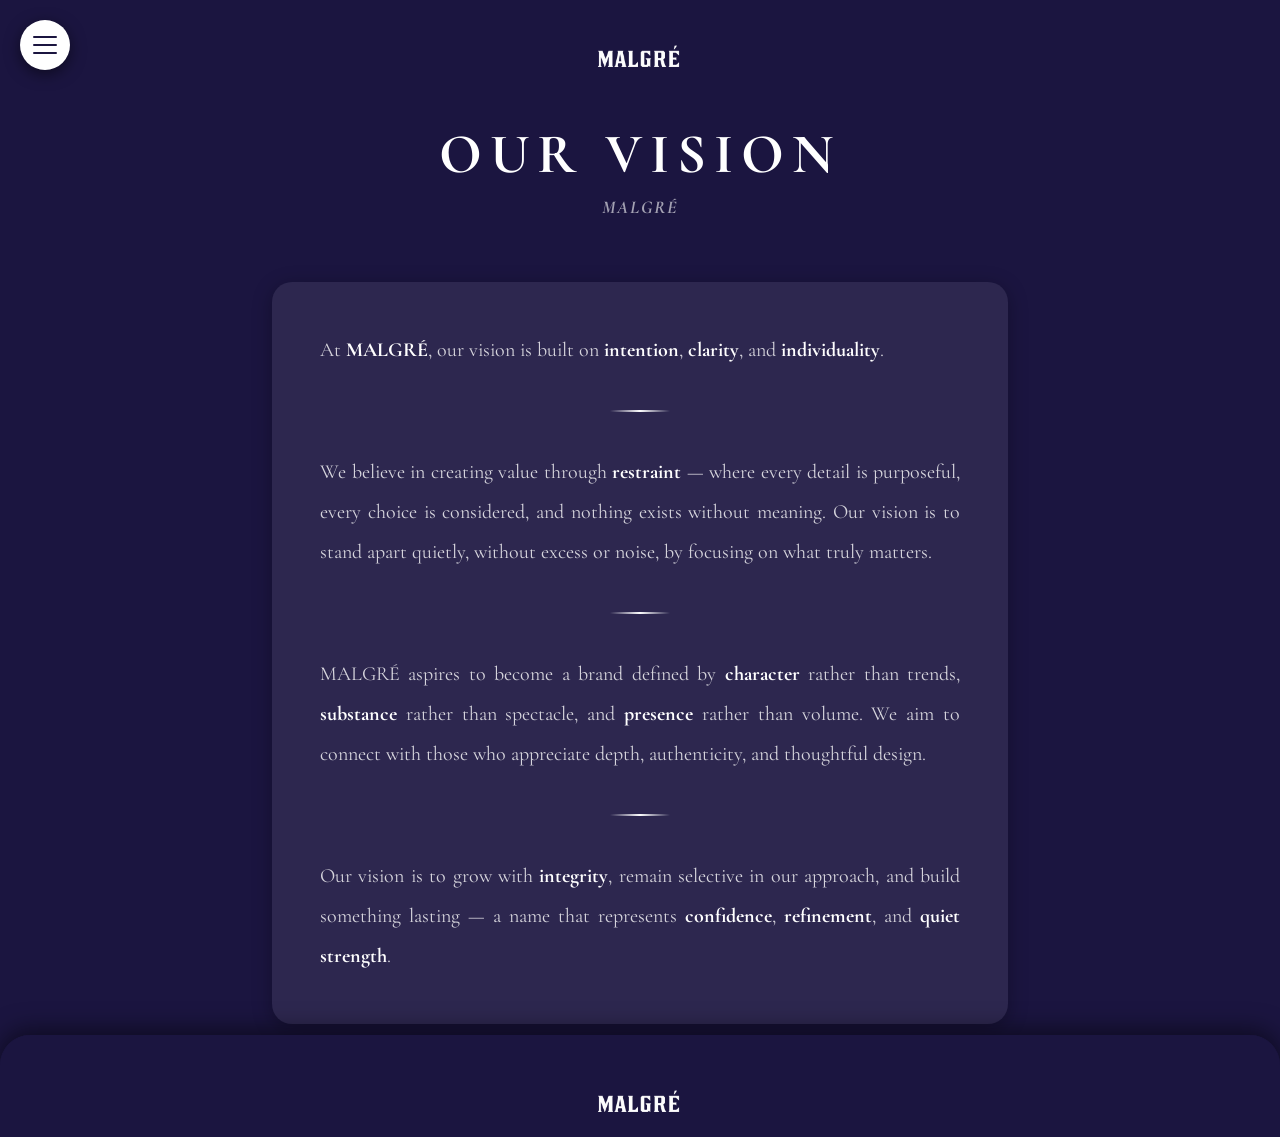
<file: vision.html>
<!DOCTYPE html>
<html lang="en">
<head>
    <meta charset="UTF-8">
    <meta name="viewport" content="width=device-width, initial-scale=1.0">
    <title>Our Vision - Malgré</title>
    <link href="https://fonts.googleapis.com/css2?family=Cormorant+Garamond:wght@400;600;700&display=swap" rel="stylesheet">
    <link rel="stylesheet" href="store-colors.css">
    <script src="store-images.js"></script>
    <script src="menu.js"></script>
    <style>
        * {
            margin: 0;
            padding: 0;
            box-sizing: border-box;
        }
        
        body {
            font-family: 'Cormorant Garamond', Georgia, serif;
            font-weight: 700;
            background-color: var(--bg-primary);
            min-height: 100vh;
            display: flex;
            flex-direction: column;
        }
        
        /* Logo at top center */
        .logo-container {
            position: absolute;
            top: 20px;
            left: 50%;
            transform: translateX(-50%);
            z-index: 100;
            cursor: pointer;
        }
        
        .logo-container img {
            height: 80px;
            width: auto;
        }
        
        /* Menu Button */
        .menu-button {
            position: fixed;
            top: 20px;
            left: 20px;
            width: 50px;
            height: 50px;
            background: var(--btn-bg);
            border-radius: 50%;
            display: flex;
            align-items: center;
            justify-content: center;
            cursor: pointer;
            z-index: 1000;
            transition: all 0.3s ease;
            box-shadow: 0 4px 15px var(--shadow-heavy);
        }
        
        .menu-button:hover {
            transform: scale(1.1);
        }
        
        .menu-icon {
            width: 24px;
            height: 18px;
            display: flex;
            flex-direction: column;
            justify-content: space-between;
        }
        
        .menu-icon span {
            width: 100%;
            height: 2px;
            background: var(--btn-text);
            border-radius: 2px;
            transition: all 0.3s ease;
        }
        
        .menu-button.active .menu-icon span:nth-child(1) {
            transform: rotate(45deg) translateY(7px);
        }
        
        .menu-button.active .menu-icon span:nth-child(2) {
            opacity: 0;
        }
        
        .menu-button.active .menu-icon span:nth-child(3) {
            transform: rotate(-45deg) translateY(-7px);
        }
        
        /* Side Menu */
        .side-menu {
            position: fixed;
            bottom: -100%;
            left: 0;
            right: 0;
            width: 100%;
            max-width: 100%;
            height: 85vh;
            max-height: none;
            background: var(--menu-bg);
            box-shadow: 0 -5px 25px var(--shadow-heavy);
            z-index: 999;
            transition: bottom 0.4s ease;
            overflow-y: auto;
            padding: 30px;
            border-radius: 30px 30px 0 0;
        }
        
        .side-menu.active {
            bottom: 0;
        }
        
        .menu-overlay {
            position: fixed;
            top: 0;
            left: 0;
            width: 100%;
            height: 100%;
            background: var(--popup-overlay);
            z-index: 998;
            opacity: 0;
            visibility: hidden;
            pointer-events: none;
            transition: all 0.3s ease;
        }
        
        .menu-overlay.active {
            opacity: 1;
            visibility: visible;
            pointer-events: auto;
        }
        
        .menu-section {
            margin-bottom: 40px;
        }
        
        .menu-section-title {
            font-size: 14px;
            color: var(--text-light);
            text-transform: uppercase;
            letter-spacing: 2px;
            margin-bottom: 15px;
            font-weight: 700;
        }
        
        .menu-item {
            padding: 15px 20px;
            background: var(--card-bg);
            border-radius: 12px;
            margin-bottom: 10px;
            cursor: pointer;
            transition: all 0.3s ease;
            display: flex;
            align-items: center;
            font-size: 18px;
            color: var(--text-primary);
            box-shadow: 0 4px 15px rgba(0, 0, 0, 0.4);
        }
        
        .menu-item:hover {
            background: var(--card-hover-bg);
            transform: translateX(-5px);
            box-shadow: 0 8px 20px rgba(0, 0, 0, 0.5);
        }
        
        .menu-item.active {
            background: var(--card-active-bg);
            color: var(--card-active-text);
            box-shadow: 0 8px 20px rgba(0, 0, 0, 0.5);
        }
        
        /* Main Content */
        .page-container {
            flex: 1;
            display: flex;
            flex-direction: column;
            padding: 120px 2rem 2rem;
            max-width: 800px;
            margin: 0 auto;
            width: 100%;
        }
        
        .vision-header {
            text-align: center;
            margin-bottom: 4rem;
        }
        
        .vision-title {
            font-size: 3.5rem;
            font-weight: 700;
            color: var(--text-primary);
            letter-spacing: 8px;
            margin-bottom: 0.5rem;
            text-transform: uppercase;
        }
        
        .vision-subtitle {
            font-size: 1.125rem;
            color: var(--text-light);
            font-style: italic;
            letter-spacing: 2px;
        }
        
        .vision-content {
            background: var(--card-bg);
            border-radius: 20px;
            padding: 3rem;
            box-shadow: 0 4px 20px var(--shadow-medium);
        }
        
        .vision-text {
            font-size: 1.25rem;
            color: var(--text-secondary);
            line-height: 2;
            font-weight: 400;
            text-align: justify;
        }
        
        .vision-text p {
            margin-bottom: 2rem;
        }
        
        .vision-text p:last-child {
            margin-bottom: 0;
        }
        
        .highlight {
            color: var(--text-primary);
            font-weight: 700;
        }
        
        .vision-divider {
            width: 60px;
            height: 2px;
            background: linear-gradient(to right, transparent, var(--text-primary), transparent);
            margin: 2.5rem auto;
        }
        
        /* Footer */
        footer {
            padding: 2rem;
            text-align: center;
        }
        
        .footer-text {
            color: var(--text-light);
            font-size: 0.875rem;
        }
        
        /* Responsive */
        @media (max-width: 768px) {
            .logo-container img {
                height: 60px;
            }
            
            .menu-button {
                width: 45px;
                height: 45px;
                top: 15px;
                left: 15px;
            }
            
            .side-menu {
                height: 85vh;
                max-height: none;
                padding: 20px;
            }
            
            .page-container {
                padding: 100px 1.5rem 2rem;
            }
            
            .vision-title {
                font-size: 2.5rem;
                letter-spacing: 4px;
            }
            
            .vision-subtitle {
                font-size: 1rem;
            }
            
            .vision-content {
                padding: 2rem 1.5rem;
            }
            
            .vision-text {
                font-size: 1.125rem;
                line-height: 1.9;
                text-align: left;
            }
        }
    </style>
</head>
<body>
    <!-- Logo -->
    <div class="logo-container" onclick="window.location.href='index.html'">
        <img src="L2.png" alt="Malgré Logo" data-image="logo-main">
    </div>
    
    <!-- Menu Button -->
    <div class="menu-button" id="menuButton" onclick="toggleMenu()">
        <div class="menu-icon">
            <span></span>
            <span></span>
            <span></span>
        </div>
    </div>

    <!-- Menu Overlay -->
    <div class="menu-overlay" id="menuOverlay" onclick="toggleMenu()"></div>

    <!-- Side Menu -->
    <div class="side-menu" id="sideMenu">
        <!-- Menu content will be loaded by menu.js -->
    </div>
    
    <!-- Main Content -->
    <div class="page-container">
        <div class="vision-header">
            <h1 class="vision-title">Our Vision</h1>
            <p class="vision-subtitle">MALGRÉ</p>
        </div>
        
        <div class="vision-content">
            <div class="vision-text">
                <p>
                    At <span class="highlight">MALGRÉ</span>, our vision is built on <span class="highlight">intention</span>, 
                    <span class="highlight">clarity</span>, and <span class="highlight">individuality</span>.
                </p>
                
                <div class="vision-divider"></div>
                
                <p>
                    We believe in creating value through <span class="highlight">restraint</span> — where every detail is purposeful, 
                    every choice is considered, and nothing exists without meaning. Our vision is to stand apart quietly, 
                    without excess or noise, by focusing on what truly matters.
                </p>
                
                <div class="vision-divider"></div>
                
                <p>
                    MALGRÉ aspires to become a brand defined by <span class="highlight">character</span> rather than trends, 
                    <span class="highlight">substance</span> rather than spectacle, and <span class="highlight">presence</span> 
                    rather than volume. We aim to connect with those who appreciate depth, authenticity, and thoughtful design.
                </p>
                
                <div class="vision-divider"></div>
                
                <p>
                    Our vision is to grow with <span class="highlight">integrity</span>, remain selective in our approach, 
                    and build something lasting — a name that represents <span class="highlight">confidence</span>, 
                    <span class="highlight">refinement</span>, and <span class="highlight">quiet strength</span>.
                </p>
            </div>
        </div>
    </div>

    <!-- Footer -->
    <footer>
        <p class="footer-text">© 2026 All Rights Reserved</p>
    </footer>
</body>
</html>
</file>
<file: store-colors.css>
/* ================================================
   STORE COLORS - CENTRALIZED COLOR MANAGEMENT
   ================================================
   
   This file controls ALL colors used across the entire store.
   Modify colors here to change the entire store theme.
   
   استخدم هذا الملف للتحكم في كل ألوان المتجر
   ================================================ */

:root {
    /* ========================================
       PRIMARY COLORS - الألوان الأساسية
       ======================================== */
    
    /* Main background color - لون الخلفية الرئيسي */
    --bg-primary: #1b1540;
    
    /* Main text color - لون النص الأساسي */
    --text-primary: #ffffff;
    
    /* Secondary text color - لون النص الثانوي */
    --text-secondary: rgba(255, 255, 255, 0.8);
    
    /* Light text color - لون النص الفاتح */
    --text-light: rgba(255, 255, 255, 0.6);
    
    
    /* ========================================
       ACCENT COLORS - ألوان التمييز
       ======================================== */
    
    /* Dark accent (buttons, menu, etc.) - اللون الداكن للأزرار والقوائم */
    --accent-dark: #ffffff;
    
    /* Light accent (button text, hover states) - اللون الفاتح لنصوص الأزرار */
    --accent-light: #1b1540;
    
    
    /* ========================================
       BUTTON COLORS - ألوان الأزرار
       ======================================== */
    
    /* Primary button background - خلفية الزر الأساسي */
    --btn-bg: #ffffff;
    
    /* Primary button text - نص الزر الأساسي */
    --btn-text: #1b1540;
    
    /* Button hover - حالة التمرير على الزر */
    --btn-hover: rgba(255, 255, 255, 0.9);
    
    
    /* ========================================
       CARD & CONTAINER COLORS - ألوان البطاقات والحاويات
       ======================================== */
    
    /* Card background - خلفية البطاقات */
    --card-bg: rgba(255, 255, 255, 0.08);
    
    /* Card hover background - خلفية البطاقة عند التمرير */
    --card-hover-bg: rgba(255, 255, 255, 0.12);
    
    /* Active/selected card - البطاقة النشطة */
    --card-active-bg: #ffffff;
    --card-active-text: #1b1540;
    
    
    /* ========================================
       INPUT & FORM COLORS - ألوان الحقول والنماذج
       ======================================== */
    
    /* Input background - خلفية حقول الإدخال */
    --input-bg: rgba(255, 255, 255, 0.08);
    
    /* Input focus background - خلفية الحقل عند التركيز */
    --input-focus-bg: rgba(255, 255, 255, 0.12);
    
    /* Input border - حدود الحقل */
    --input-border: rgba(255, 255, 255, 0.2);
    
    /* Input focus border - حدود الحقل عند التركيز */
    --input-focus-border: #ffffff;
    
    /* Input text - نص الحقل */
    --input-text: #ffffff;
    
    /* Input placeholder - نص placeholder */
    --input-placeholder: rgba(255, 255, 255, 0.5);
    
    
    /* ========================================
       MENU COLORS - ألوان القوائم
       ======================================== */
    
    /* Menu background - خلفية القائمة */
    --menu-bg: #1b1540;
    
    /* Menu text - نص القائمة */
    --menu-text: #ffffff;
    
    /* Menu item hover - عنصر القائمة عند التمرير */
    --menu-item-hover: rgba(255, 255, 255, 0.1);
    
    /* Menu item active - عنصر القائمة النشط */
    --menu-item-active-bg: #ffffff;
    --menu-item-active-text: #1b1540;
    
    
    /* ========================================
       CART COLORS - ألوان السلة
       ======================================== */
    
    /* Cart panel background - خلفية لوحة السلة */
    --cart-bg: #1b1540;
    
    /* Cart item background - خلفية عنصر السلة */
    --cart-item-bg: rgba(255, 255, 255, 0.08);
    
    /* Cart badge background - خلفية شارة السلة */
    --cart-badge-bg: #ffffff;
    --cart-badge-text: #1b1540;
    
    
    /* ========================================
       POPUP & MODAL COLORS - ألوان النوافذ المنبثقة
       ======================================== */
    
    /* Popup background - خلفية النافذة المنبثقة */
    --popup-bg: rgba(255, 255, 255, 0.98);
    
    /* Popup overlay - خلفية التعتيم */
    --popup-overlay: rgba(0, 0, 0, 0.85);
    
    /* Popup border - حدود النافذة المنبثقة */
    --popup-border: rgba(255, 255, 255, 0.3);
    
    /* Popup text - نص النافذة المنبثقة */
    --popup-text: #1b1540;
    
    
    /* ========================================
       SUCCESS & ERROR COLORS - ألوان النجاح والخطأ
       ======================================== */
    
    /* Success color - لون النجاح */
    --success-bg: #ffffff;
    --success-text: #1b1540;
    
    /* Error/Delete color - لون الخطأ/الحذف */
    --error-bg: #ff4444;
    --error-hover: #cc0000;
    --error-text: #ffffff;
    
    
    /* ========================================
       SHADOW COLORS - ألوان الظلال
       ======================================== */
    
    /* Light shadow - ظل خفيف */
    --shadow-light: rgba(0, 0, 0, 0.2);
    
    /* Medium shadow - ظل متوسط */
    --shadow-medium: rgba(0, 0, 0, 0.3);
    
    /* Heavy shadow - ظل ثقيل */
    --shadow-heavy: rgba(0, 0, 0, 0.5);
    
    /* Extra heavy shadow - ظل ثقيل جداً */
    --shadow-extra: rgba(0, 0, 0, 0.7);
    
    
    /* ========================================
       BORDER & DIVIDER COLORS - ألوان الحدود والفواصل
       ======================================== */
    
    /* Light border - حدود خفيفة */
    --border-light: rgba(255, 255, 255, 0.15);
    
    /* Medium border - حدود متوسطة */
    --border-medium: rgba(255, 255, 255, 0.25);
    
    /* Divider - فاصل */
    --divider: rgba(255, 255, 255, 0.3);
    
    
    /* ========================================
       FOOTER COLORS - ألوان التذييل
       ======================================== */
    
    /* Footer background - خلفية التذييل */
    --footer-bg: #1b1540;
    
    /* Footer text background - خلفية نص التذييل */
    --footer-text-bg: #ffffff;
    
    /* Footer text color - لون نص التذييل */
    --footer-text: #1b1540;
}


/* ================================================
   ALTERNATIVE THEME EXAMPLES - أمثلة لثيمات بديلة
   ================================================
   
   Uncomment one of these to try different themes
   قم بإلغاء التعليق عن أحدها لتجربة ثيم مختلف
   ================================================ */

/* 
   DARK THEME - ثيم داكن
   ==================== 
*/
/*
:root {
    --bg-primary: #1a1a1a;
    --text-primary: #ffffff;
    --text-secondary: rgba(255, 255, 255, 0.7);
    --text-light: rgba(255, 255, 255, 0.5);
    
    --accent-dark: #ffffff;
    --accent-light: #1a1a1a;
    
    --btn-bg: #ffffff;
    --btn-text: #1a1a1a;
    --btn-hover: #e0e0e0;
    
    --card-bg: rgba(255, 255, 255, 0.05);
    --card-hover-bg: rgba(255, 255, 255, 0.1);
    --card-active-bg: #ffffff;
    --card-active-text: #1a1a1a;
    
    --input-bg: rgba(255, 255, 255, 0.1);
    --input-focus-bg: rgba(255, 255, 255, 0.15);
    --input-border: transparent;
    --input-focus-border: #ffffff;
    
    --menu-bg: #1a1a1a;
    --menu-text: #ffffff;
}
*/


/* 
   BLUE THEME - ثيم أزرق
   ==================== 
*/
/*
:root {
    --bg-primary: #e3f2fd;
    --text-primary: #0d47a1;
    
    --accent-dark: #1565c0;
    --accent-light: #e3f2fd;
    
    --btn-bg: #1565c0;
    --btn-text: #ffffff;
    --btn-hover: #0d47a1;
    
    --card-bg: rgba(21, 101, 192, 0.05);
    --card-active-bg: #1565c0;
    --card-active-text: #ffffff;
}
*/


/* 
   PINK THEME - ثيم وردي
   ==================== 
*/
/*
:root {
    --bg-primary: #fce4ec;
    --text-primary: #880e4f;
    
    --accent-dark: #c2185b;
    --accent-light: #fce4ec;
    
    --btn-bg: #c2185b;
    --btn-text: #ffffff;
    --btn-hover: #880e4f;
    
    --card-bg: rgba(194, 24, 91, 0.05);
    --card-active-bg: #c2185b;
    --card-active-text: #ffffff;
}
*/
</file>
